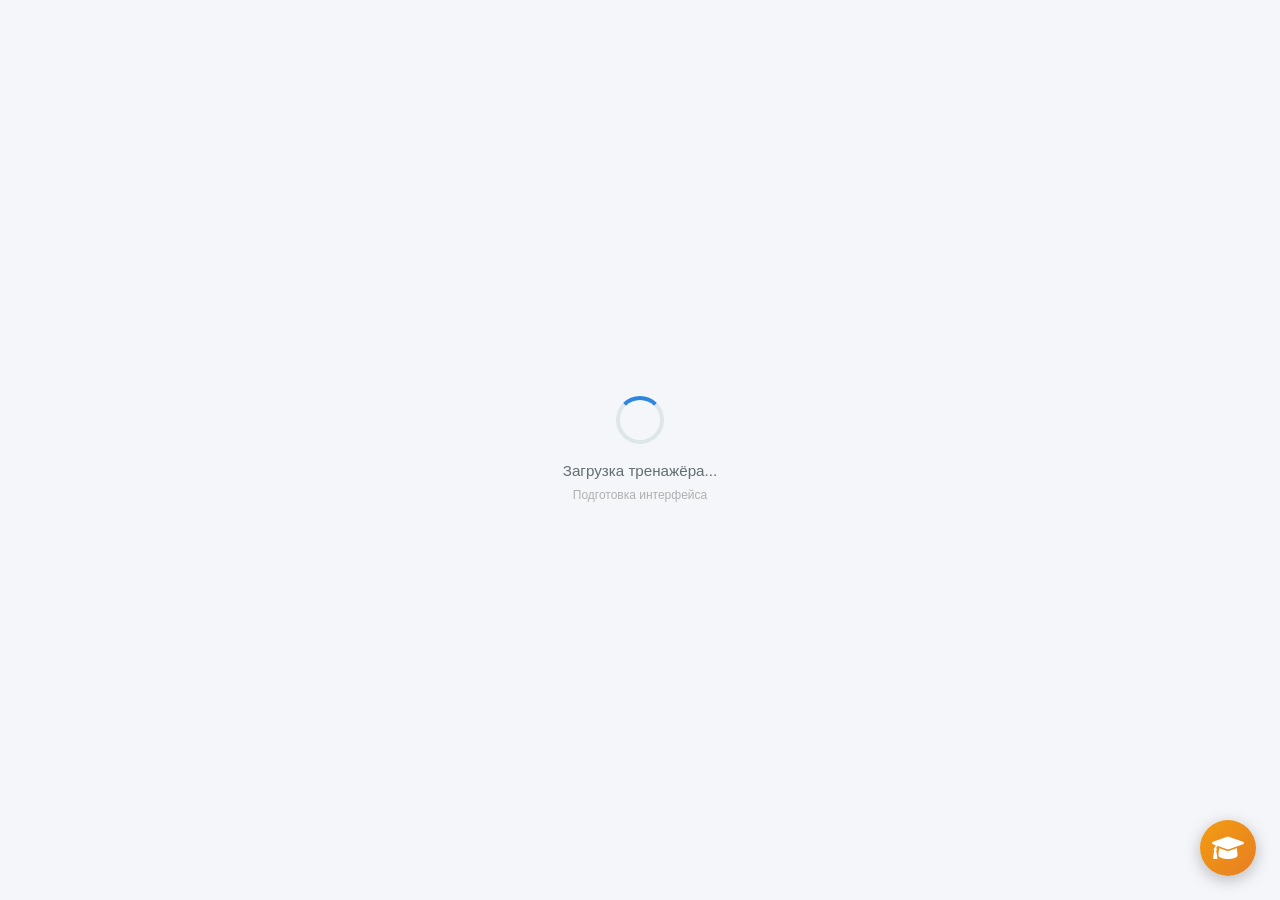
<file: app.html>
<!DOCTYPE html>
<html lang="ru">
<head>
    <meta charset="UTF-8">
    <meta name="viewport" content="width=device-width, initial-scale=1.0, user-scalable=yes, viewport-fit=cover">
    <title>Тренажёр агента недвижимости</title>
    
    <!-- CSP (Content Security Policy) для защиты от XSS -->
    <meta http-equiv="Content-Security-Policy" content="
        default-src 'self';
        script-src 'self' 'unsafe-inline' https://api-maps.yandex.ru https://cdnjs.cloudflare.com https://script.google.com https://yastatic.net https://script.googleusercontent.com https://api.ipify.org https://api.my-ip.io https://ipapi.co https://ip-api.com https://icanhazip.com;
        style-src 'self' 'unsafe-inline' https://cdnjs.cloudflare.com https://fonts.googleapis.com;
        img-src 'self' data: blob: https://*.yandex.ru https://*.yandex.net https://yastatic.net https://script.google.com *;
        connect-src 'self' https://script.google.com https://api-maps.yandex.ru https://yastatic.net https://script.googleusercontent.com https://api.ipify.org https://api.my-ip.io https://ipapi.co https://ip-api.com https://icanhazip.com;
        font-src 'self' https://cdnjs.cloudflare.com https://fonts.gstatic.com data:;
        frame-src 'self' https://yandex.ru;
    ">
    
    <!-- PWA Meta -->
    <link rel="manifest" href="manifest.json">
    <meta name="theme-color" content="#2e86de">
    <meta name="apple-mobile-web-app-capable" content="yes">
    <meta name="apple-mobile-web-app-status-bar-style" content="black-translucent">
    <meta name="apple-mobile-web-app-title" content="Агент Недв">
    <meta name="mobile-web-app-capable" content="yes">
    <meta name="application-name" content="Агент Недв">
    
    <!-- iOS иконки -->
    <link rel="apple-touch-icon" sizes="57x57" href="icons/icon-57.png">
    <link rel="apple-touch-icon" sizes="60x60" href="icons/icon-60.png">
    <link rel="apple-touch-icon" sizes="72x72" href="icons/icon-72.png">
    <link rel="apple-touch-icon" sizes="76x76" href="icons/icon-76.png">
    <link rel="apple-touch-icon" sizes="114x114" href="icons/icon-114.png">
    <link rel="apple-touch-icon" sizes="120x120" href="icons/icon-120.png">
    <link rel="apple-touch-icon" sizes="144x144" href="icons/icon-144.png">
    <link rel="apple-touch-icon" sizes="152x152" href="icons/icon-152.png">
    <link rel="apple-touch-icon" sizes="167x167" href="icons/icon-167.png">
    <link rel="apple-touch-icon" sizes="180x180" href="icons/icon-180.png">
    
    <!-- Android иконки -->
    <link rel="icon" type="image/png" sizes="192x192" href="icons/icon-192.png">
    <link rel="icon" type="image/png" sizes="512x512" href="icons/icon-512.png">
    
    <!-- Стили -->
    <link rel="stylesheet" href="css/base.css">
    <link rel="stylesheet" href="css/map.css">
    <link rel="stylesheet" href="css/steps.css">
    <link rel="stylesheet" href="css/drawer.css">
    <link rel="stylesheet" href="css/onboarding.css">
    <link rel="stylesheet" href="css/premium.css">
    
    <!-- ===== FONTAWESOME — ЗАГРУЖАЕМ СРАЗУ (БЕЗ ТРЕКЕРОВ) ===== -->
    <link rel="stylesheet" href="https://cdnjs.cloudflare.com/ajax/libs/font-awesome/6.0.0-beta3/css/all.min.css">

    <!-- ===== СТИЛИ ДЛЯ ЛОАДЕРА (добавлены) ===== -->
    <style>
        /* Стили для состояния загрузки */
        .app-loading {
            position: fixed;
            top: 0;
            left: 0;
            right: 0;
            bottom: 0;
            background: #f5f6fa;
            display: flex;
            align-items: center;
            justify-content: center;
            z-index: 9999;
            transition: opacity 0.4s ease;
            font-family: -apple-system, BlinkMacSystemFont, "Segoe UI", Roboto, sans-serif;
        }
        
        .app-loading.hidden {
            opacity: 0;
            pointer-events: none;
        }
        
        .loader {
            text-align: center;
        }
        
        .loader__spinner {
            width: 48px;
            height: 48px;
            border: 4px solid #dfe6e9;
            border-top-color: #2e86de;
            border-radius: 50%;
            animation: spin 0.8s linear infinite;
            margin: 0 auto 16px;
        }
        
        .loader__text {
            color: #636e72;
            font-size: 0.95rem;
        }
        
        .loader__sub {
            color: #b0b0b0;
            font-size: 0.75rem;
            margin-top: 4px;
        }
        
        @keyframes spin {
            to { transform: rotate(360deg); }
        }
        
        /* Скрываем основной контент пока идёт загрузка */
        .app-content {
            opacity: 0;
            transition: opacity 0.4s ease;
            min-height: 100vh;
        }
        
        .app-content.visible {
            opacity: 1;
        }
    </style>

    <noscript>
        <style>
            .fa, .fas, .far, .fab { display: none; }
            [class*="fa-"]::before { content: "●"; margin-right: 4px; }
        </style>
    </noscript>
</head>
<body>
    <!-- ===== ЛОАДЕР (добавлен) ===== -->
    <div class="app-loading" id="app-loader">
        <div class="loader">
            <div class="loader__spinner"></div>
            <div class="loader__text">Загрузка тренажёра...</div>
            <div class="loader__sub">Подготовка интерфейса</div>
        </div>
    </div>

    <!-- ===== ОСНОВНОЙ КОНТЕНТ (обёрнут в .app-content) ===== -->
    <div class="app-content" id="app-content">
        <div class="container">
            <header class="header">
                <h1 class="header__title"><i class="fas fa-building"></i> Тренажёр агента недвижимости</h1>
                
                <div class="header__info" id="header-info" style="display: none;"></div>
                
                <div class="header-right">
                    <!-- ССЫЛКА НА ГЛАВНУЮ СТРАНИЦУ (ЛЕНДИНГ) -->
                    <a href="./" class="btn btn--secondary btn--small" style="margin-right: 8px;" title="О проекте">
                        <i class="fas fa-info-circle"></i>
                        <span>О проекте</span>
                    </a>
                    
                    <!-- XP КАРТОЧКА (только XP и уровень, без дублирования имени) -->
                    <div class="xp-card" id="xp-card" style="display: none;">
                        <div class="xp-card__stats">
                            <span class="xp-card__level" id="user-level">Уровень 1</span>
                            <span class="xp-card__xp" id="user-xp">0 XP</span>
                        </div>
                        <div class="level-progress" id="level-progress">
                            <div class="level-progress__fill" id="level-progress-fill"></div>
                        </div>
                    </div>
                    
                    <!-- ИМЯ ПОЛЬЗОВАТЕЛЯ (только имя, без XP и уровня) -->
                    <div class="user-name" id="user-name-btn" style="display: none;">
                        <div class="user-name__avatar" id="user-avatar"></div>
                        <span class="user-name__text" id="user-name-text"></span>
                        <i class="fas fa-chevron-down" style="font-size: 0.7rem; opacity: 0.6;"></i>
                    </div>
                    
                    <!-- КНОПКА ПЕРЕХОДА В РЕЙТИНГ -->
                    <a href="ratings.html" class="game-launch-btn" id="game-launch-btn" style="background: linear-gradient(135deg, #f39c12, #e67e22);">
                        <i class="fas fa-trophy"></i>
                        <span>Рейтинг</span>
                    </a>
                </div>
            </header>

            <!-- Хлебные крошки -->
            <div class="breadcrumb" id="breadcrumb" style="display: none;">
                <a href="./" class="breadcrumb__item" id="breadcrumb-home">
                    <i class="fas fa-home"></i> Главная
                </a>
                <span class="breadcrumb__separator">/</span>
                <span class="breadcrumb__item breadcrumb__item--active" id="breadcrumb-current"></span>
            </div>

            <main class="main">
                <!-- Экран выбора сценария -->
                <section class="screen" id="scenario-screen">
                    
                    <!-- Дашборд агента -->
                    <div class="agent-dashboard" id="agent-dashboard" style="display: none;">
                        <div class="agent-dashboard__row">
                            <div class="agent-avatar">
                                <div class="agent-avatar__circle" id="dashboard-avatar">👤</div>
                                <div class="agent-avatar__info">
                                    <h2 id="dashboard-name">Агент</h2>
                                    <p><i class="fas fa-calendar-alt"></i> <span id="dashboard-joined">Только что</span></p>
                                </div>
                            </div>
                            
                            <div class="agent-stats">
                                <div class="agent-stats__level">УРОВЕНЬ</div>
                                <div class="agent-stats__value" id="dashboard-level">1</div>
                                <div class="agent-stats__progress">
                                    <div class="agent-stats__progress-fill" id="dashboard-progress-fill"></div>
                                </div>
                                <div class="agent-stats__next" id="dashboard-next">До следующего уровня: 100 XP</div>
                            </div>
                            
                            <div class="agent-streak" id="dashboard-streak" style="display: none;">
                                <div class="agent-streak__icon">🔥</div>
                                <div>
                                    <div class="agent-streak__count" id="streak-count">0</div>
                                    <div class="agent-streak__label">дней подряд</div>
                                </div>
                            </div>
                            
                            <div class="ring-progress" id="ring-progress">
                                <canvas id="ring-canvas" width="80" height="80"></canvas>
                                <div class="ring-progress__value" id="ring-value">0%</div>
                                <div class="ring-progress__label">общий прогресс</div>
                            </div>
                        </div>
                    </div>
                    
                    <!-- Быстрая статистика -->
                    <div class="quick-stats" id="quick-stats" style="display: none;">
                        <div class="quick-stat">
                            <div class="quick-stat__icon">📋</div>
                            <div class="quick-stat__value" id="quick-scenarios">0/<span id="quick-total">0</span></div>
                            <div class="quick-stat__label">пройдено сценариев</div>
                        </div>
                        <div class="quick-stat">
                            <div class="quick-stat__icon">⚡</div>
                            <div class="quick-stat__value" id="quick-xp">0</div>
                            <div class="quick-stat__label">всего XP</div>
                        </div>
                        <div class="quick-stat">
                            <div class="quick-stat__icon">🏅</div>
                            <div class="quick-stat__value" id="quick-badges">0</div>
                            <div class="quick-stat__label">бейджей</div>
                        </div>
                    </div>
                    
                    <!-- Категории (горизонтальный скролл) -->
                    <div class="categories-scroll">
                        <div class="categories-list" id="categories-list">
                            <button class="category-chip category-chip--active" data-category="all">
                                <i class="fas fa-th-large"></i> Все
                                <span class="category-chip__count" id="cat-all-count">0</span>
                            </button>
                        </div>
                    </div>
                    
                    <!-- Сетка сценариев -->
                    <div class="scenarios-grid" id="scenarios-grid"></div>
                    
                    <!-- Блок рекомендаций -->
                    <div class="recommendations" id="recommendations" style="display: none;">
                        <div class="recommendations__title">
                            <i class="fas fa-lightbulb"></i> Вам может быть интересно
                        </div>
                        <div class="recommendations__grid" id="recommendations-grid"></div>
                    </div>
                    
                    <!-- Герой-блок "Продолжить обучение" -->
                    <div class="continue-learning" id="continue-learning" style="display: none;">
                        <div class="continue-learning__greeting" id="continue-greeting">👋 Добро пожаловать!</div>
                        <div class="continue-learning__sub" id="continue-sub">Продолжите с того места, где остановились</div>
                        <div class="continue-learning__card" id="continue-card">
                            <div class="continue-learning__info">
                                <h4 id="continue-title">Загрузка...</h4>
                                <p id="continue-desc"></p>
                            </div>
                            <div class="continue-learning__progress">
                                <div class="continue-learning__progress-bar">
                                    <div class="continue-learning__progress-fill" id="continue-progress-fill"></div>
                                </div>
                                <div class="continue-learning__progress-text" id="continue-progress-text">0% завершено</div>
                            </div>
                            <button class="continue-learning__btn" id="continue-btn">Продолжить →</button>
                        </div>
                    </div>
                </section>

                <!-- Экран карты -->
                <section class="screen hidden" id="map-screen">
                    <div class="step-header">
                        <button class="btn btn--small btn--secondary" id="back-to-scenarios-btn"><i class="fas fa-arrow-left"></i> К сценариям</button>
                        <h2 class="step-title" id="map-step-title"></h2>
                        <div class="step-counter" id="map-step-counter"></div>
                    </div>
                    
                    <div class="main main--map">
                        <!-- Левая панель со списком ЖК (для ПК) -->
                        <div class="jk-drawer" id="jk-drawer">
                            <div class="jk-drawer__header">
                                <h3 class="jk-drawer__title"><i class="fas fa-list"></i> Жилые комплексы</h3>
                                <button class="jk-drawer__close" id="drawer-close-btn"><i class="fas fa-times"></i></button>
                            </div>
                            <ul class="jk-drawer__list" id="jk-drawer-list"></ul>
                            <div class="jk-drawer__actions">
                                <button class="btn btn--secondary btn--small" id="hint-btn"><i class="fas fa-lightbulb"></i> Подсказка</button>
                                <button class="btn btn--danger btn--small" id="reset-step-btn"><i class="fas fa-undo-alt"></i> Сбросить шаг</button>
                            </div>
                        </div>
                        
                        <!-- Оверлей для мобильной панели -->
                        <div class="drawer-overlay" id="drawer-overlay"></div>
                        
                        <!-- Плавающая кнопка для открытия списка на мобильных -->
                        <button class="floating-list-btn" id="floating-list-btn">
                            <i class="fas fa-building"></i>
                        </button>
                        
                        <section class="map-section">
                            <div class="map-container" id="map"></div>
                            <div class="map-progress" id="map-progress" style="display: none;">
                                <i class="fas fa-map-pin"></i> Расставлено: <span class="map-progress__count" id="map-progress-count">0</span> 
                                из <span id="map-progress-total">0</span>
                                <div class="map-progress__fill"></div>
                            </div>
                            <p class="map-hint"><i class="fas fa-map-marker-alt"></i> Нажмите на ЖК в списке, затем на карту, чтобы поставить метку</p>
                        </section>
                    </div>
                </section>

                <!-- Экран тестов и интерактивов -->
                <section class="screen hidden" id="quiz-screen">
                    <div class="step-header">
                        <button class="btn btn--small btn--secondary" id="quiz-back-btn"><i class="fas fa-arrow-left"></i> К сценариям</button>
                        <h2 class="step-title" id="quiz-step-title"></h2>
                        <div class="step-counter" id="quiz-step-counter"></div>
                    </div>
                    <div class="quiz-container" id="quiz-container"></div>
                    <div class="quiz-actions" style="text-align:center; padding:20px;">
                        <button class="btn btn--primary" id="quiz-next-btn" disabled>Далее</button>
                    </div>
                </section>

                <!-- Экран сквозного сценария "Путь клиента" -->
                <section class="screen hidden" id="client-journey-screen">
                    <div class="step-header">
                        <button class="btn btn--small btn--secondary" id="journey-back-btn"><i class="fas fa-arrow-left"></i> К сценариям</button>
                        <h2 class="step-title" id="journey-step-title"></h2>
                        <div class="step-counter" id="journey-step-counter"></div>
                    </div>
                    <div class="journey-container" id="journey-container"></div>
                    <div class="journey-actions" style="text-align:center; padding:20px;">
                        <button class="btn btn--primary hidden" id="journey-next-btn" disabled>Далее</button>
                    </div>
                </section>

                <!-- Экран финиша -->
                <section class="screen hidden" id="finish-screen">
                    <div class="finish-content">
                        <div class="finish__icon"><i class="fas fa-flag-checkered"></i></div>
                        <h2 class="finish__title">Сценарий пройден</h2>
                        <p class="finish__text" id="finish-text"></p>
                        <div class="finish__stats" id="finish-stats"></div>
                        <div class="finish__actions">
                            <button class="btn btn--primary" id="finish-restart-btn"><i class="fas fa-redo-alt"></i> Пройти заново</button>
                            <button class="btn btn--secondary" id="finish-scenarios-btn"><i class="fas fa-th-large"></i> К списку сценариев</button>
                        </div>
                    </div>
                </section>
            </main>

            <div class="toast hidden" id="toast">
                <span class="toast__icon" id="toast-icon"></span>
                <span class="toast__message" id="toast-message"></span>
            </div>

            <!-- Офлайн-индикатор -->
            <div class="offline-indicator" id="offline-indicator">
                <i class="fas fa-wifi"></i>
                <span>Нет соединения с интернетом. Некоторые функции могут быть недоступны.</span>
            </div>
        </div>
    </div>
    <!-- ===== КОНЕЦ ОСНОВНОГО КОНТЕНТА ===== -->

    <!-- ===== СКРИПТ УПРАВЛЕНИЯ ЗАГРУЗКОЙ (добавлен) ===== -->
    <script>
        (function() {
            'use strict';
            
            // Получаем элементы
            var loader = document.getElementById('app-loader');
            var content = document.getElementById('app-content');
            
            // Функция скрытия лоадера (будет вызвана после загрузки)
            window.__hideLoader = function() {
                if (loader) {
                    loader.classList.add('hidden');
                }
                if (content) {
                    content.classList.add('visible');
                }
                
                // Удаляем лоадер из DOM после анимации
                setTimeout(function() {
                    if (loader && loader.parentNode) {
                        loader.parentNode.removeChild(loader);
                    }
                }, 500);
            };
            
            // Защита от вечной загрузки (5 секунд)
            setTimeout(function() {
                if (loader && !loader.classList.contains('hidden')) {
                    console.warn('[Loader] Принудительное скрытие по таймауту');
                    window.__hideLoader();
                }
            }, 5000);
            
            console.log('[Loader] Инициализирован, ожидание загрузки...');
        })();
    </script>

    <!-- ============================================================ -->
    <!-- ПОРЯДОК ЗАГРУЗКИ СКРИПТОВ                                    -->
    <!-- ============================================================ -->

    <!-- 1. ЕДИНЫЙ ЗАГРУЗЧИК (самый первый) -->
    <script src="js/app-loader.js"></script>

    <!-- 2. КОНФИГИ И КЛЮЧИ (должны быть загружены как можно раньше) -->
    <script src="js/config/storage-keys.js"></script>
    <script src="js/config.js"></script>

    <!-- 3. БАЗОВЫЕ UTILS -->
    <script src="js/utils/escape.js"></script>
    <script src="js/utils/toast.js"></script>
    <script src="js/utils/logger.js"></script>
    <script src="js/utils/ip-helper.js"></script>

    <!-- 4. PRIVACY MANAGER -->
    <script src="js/privacy/privacy-manager.js"></script>

    <!-- 5. ОСТАЛЬНЫЕ UTILS -->
    <script src="js/utils/analytics.js"></script>
    <script src="js/utils/offline-queue.js"></script>

    <!-- 6. ОСНОВНЫЕ МОДУЛИ -->
    <script src="js/constants.js"></script>
    <script src="js/features/store.js"></script>
    <script src="js/features/user.js"></script>
    <script src="js/features/badges.js"></script>
    <script src="js/features/progress.js"></script>

    <!-- 7. ШАБЛОНЫ -->
    <script src="js/templates/ui-templates.js"></script>
    <script src="js/templates/quiz-templates.js"></script>
    <script src="js/templates/map-templates.js"></script>
    <script src="js/templates/client-journey-templates.js"></script>
    <script src="js/templates/interactive-templates.js"></script>
    <script src="js/templates/triple-templates.js"></script>

    <!-- 8. UI МОДУЛИ -->
    <script src="js/ui/ui-helpers.js"></script>
    <script src="js/ui/ui-dashboard.js"></script>
    <script src="js/ui/ui-categories.js"></script>
    <script src="js/ui/ui-scenarios.js"></script>
    <script src="js/ui/ui-recommendations.js"></script>
    <script src="js/ui/ui-continue.js"></script>
    <script src="js/ui/ui-admin.js"></script>
    <script src="js/ui/ui.js"></script>

    <!-- 9. ЛОГИКА -->
    <script src="js/features/dragdrop.js"></script>
    <script src="js/steps/brief.js"></script>
    <script src="js/steps/interactive-lesson1.js"></script>
    <script src="js/steps/client-journey.js"></script>
    <script src="js/ui/drawer.js"></script>

    <!-- 10. КАРТА -->
    <script src="js/map/map-core.js"></script>
    <script src="js/map/map-utils.js"></script>
    <script src="js/map/map-ui.js"></script>
    <script src="js/map/map-step.js"></script>

    <!-- 11. ИНТЕРАКТИВНЫЕ ШАГИ -->
    <script src="js/steps/quiz.js"></script>
    <script src="js/game/timer-quiz.js"></script>
    <script src="js/game/decision-chain.js"></script>
    <script src="js/game/triple-match-drag.js"></script>
    <script src="js/steps/interactive.js"></script>

    <!-- 12. РЕЕСТР ШАГОВ -->
    <script src="js/steps/stepRegistry.js"></script>
    <!-- ШАГИ ОНБОРДИНГА -->
    <script src="js/steps/onboarding-steps.js"></script>    
    <script src="js/steps/stepRegistry-init.js"></script>
    
    <!-- 13. СОГЛАСИЕ -->
    <script src="js/privacy/consent.js"></script>
    <script src="js/privacy/consent-banner.js"></script>

    <!-- 14. CORE МОДУЛИ -->
    <script src="js/core/app-analytics.js"></script>
    <script src="js/core/app-offline.js"></script>
    <script src="js/core/app-pwa.js"></script>
    <script src="js/core/app-autosave.js"></script>
    <script src="js/core/app-events.js"></script>
    <script src="js/core/app-initializer.js"></script>
    <script src="js/core/app-scenario.js"></script>

    <!-- 15. ОНБОРДИНГ И ПРЕМИУМ -->
    <script src="js/ui/onboarding.js"></script>
    <script src="js/ui/premium-ui.js"></script>

    <!-- 16. ГЛАВНЫЙ ФАЙЛ ПРИЛОЖЕНИЯ -->
    <script src="js/core/app-bootstrap.js"></script>
    <script src="js/app.js"></script>
    
</body>
</html>
</file>
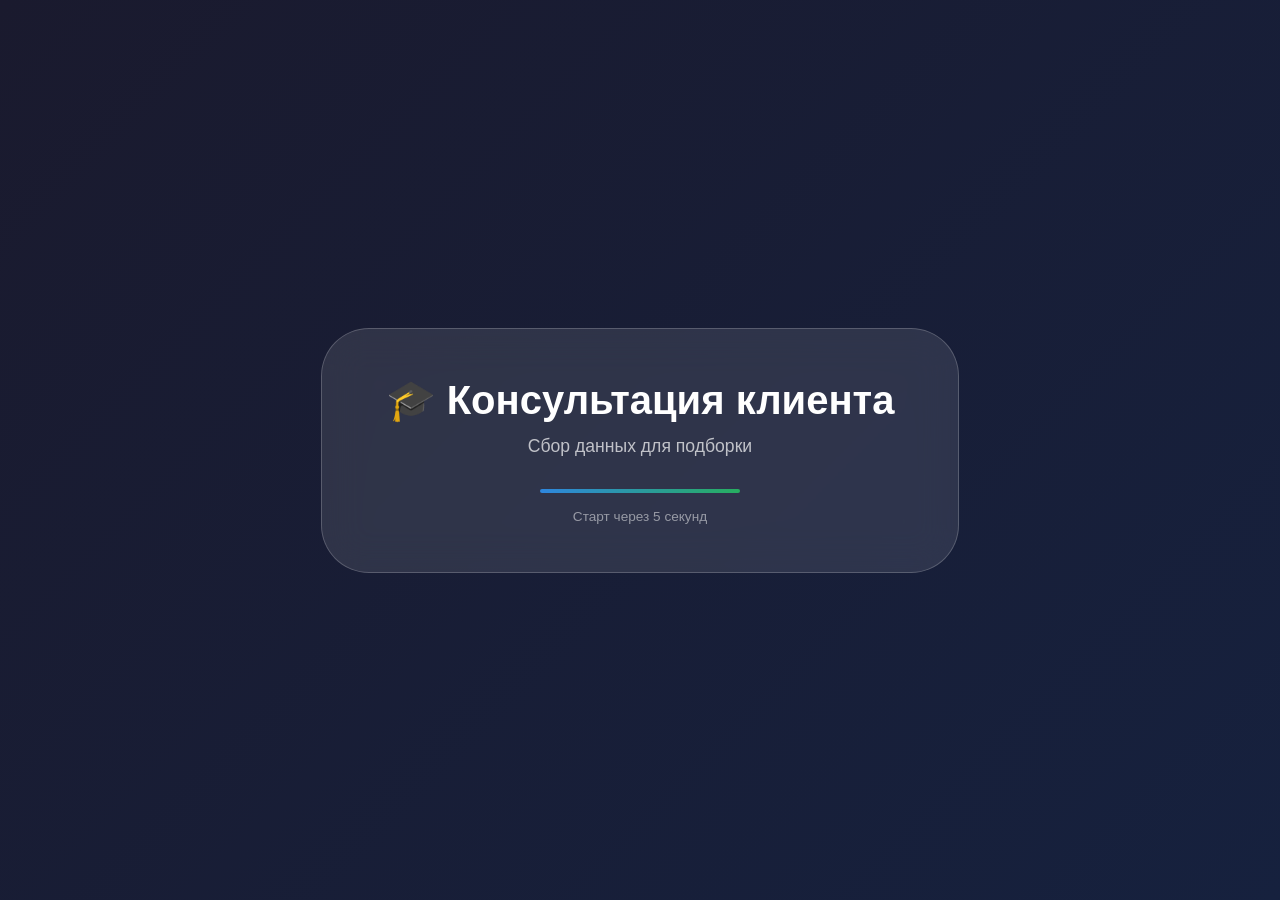
<file: consultation.html>
<!DOCTYPE html>
<html lang="ru">
<head>
    <meta charset="UTF-8">
    <meta name="viewport" content="width=device-width, initial-scale=1.0, user-scalable=yes">
    <title>Консультация клиента — Тренажёр агента</title>
    
    <link rel="stylesheet" href="https://cdnjs.cloudflare.com/ajax/libs/font-awesome/6.0.0-beta3/css/all.min.css">
    <link rel="stylesheet" href="css/consultation.css">
</head>
<body>

    <!-- ИНТРО (название урока) -->
    <div id="intro-overlay" class="intro-overlay">
        <div class="intro-card">
            <h1 class="intro-title">🎓 Консультация клиента</h1>
            <p class="intro-subtitle">Сбор данных для подборки</p>
            <div class="intro-timer-bar">
                <div class="intro-timer-fill" id="intro-timer-fill"></div>
            </div>
            <p class="intro-hint">Старт через <span id="intro-countdown">5</span> секунд</p>
        </div>
    </div>

    <!-- КОНТЕЙНЕР ВИДЕО (с полями) -->
    <div class="video-container">
        <video id="bg-video" muted playsinline>
            <source src="video/consultation-office.mp4" type="video/mp4">
        </video>
    </div>

    <!-- ОСНОВНАЯ ОБЁРТКА С ТРЁМЯ КОЛОНКАМИ -->
    <div class="consultation-layout">
        
        <!-- ВЕРХНЯЯ ПАНЕЛЬ (для десктопа и мобильных) -->
        <div class="top-bar">
            <div class="top-bar__left">
                <button class="top-bar__btn top-bar__btn--exit" id="exit-lesson-btn">
                    <i class="fas fa-times"></i>
                    <span>Выйти из урока</span>
                </button>
                <div class="top-bar__lesson-title">
                    <i class="fas fa-comments"></i>
                    <span>Активное слушание: сбор данных для подборки</span>
                </div>
            </div>
            <div class="top-bar__right">
                <div class="top-bar__progress">
                    <span class="top-bar__progress-label">Шаг</span>
                    <span class="top-bar__progress-current" id="top-progress-current">1</span>
                    <span class="top-bar__progress-sep">/</span>
                    <span class="top-bar__progress-total" id="top-progress-total">8</span>
                </div>
                <button class="top-bar__btn top-bar__btn--help" id="help-btn">
                    <i class="fas fa-question-circle"></i>
                    <span>Подсказка</span>
                </button>
            </div>
        </div>

        <!-- ЗАПИСНАЯ КНИЖКА АГЕНТА (левая панель) -->
        <aside class="notebook notebook--left">
            <div class="notebook__header">
                <i class="fas fa-book-open"></i>
                <h3>Заметки агента</h3>
                <span class="notebook__badge" id="notes-count">0</span>
            </div>
            <div class="notebook__content" id="notebook-content">
                <div class="notebook__empty">
                    <i class="fas fa-lightbulb"></i>
                    <p>Здесь появятся потребности клиента</p>
                </div>
            </div>
            <div class="notebook__footer">
                <i class="fas fa-check-circle"></i> Автоматически из правильных ответов
            </div>
        </aside>

        <!-- ОСНОВНАЯ ОБЛАСТЬ ДИАЛОГА -->
        <main class="dialogue-area">
            <div id="dialogue-ui" class="dialogue-ui">
                <div class="characters-layer">
                    <!-- Агент (слева) -->
                    <div class="character character--agent" id="character-agent">
                        <div class="character__avatar"><i class="fas fa-user-tie"></i></div>
                        <div class="character__name">Агент</div>
                        <div class="speech-bubble" id="agent-bubble">
                            <span id="agent-text"></span><span class="typing-cursor"></span>
                        </div>
                    </div>

                    <!-- Клиент (справа) -->
                    <div class="character character--client" id="character-client">
                        <div class="character__avatar"><i class="fas fa-user"></i></div>
                        <div class="character__name">Клиент</div>
                        <div class="speech-bubble" id="client-bubble">
                            <span id="client-text"></span><span class="typing-cursor"></span>
                        </div>
                    </div>
                </div>

                <div class="answers-panel">
                    <div class="answers-grid" id="answers-grid"></div>
                    <div class="feedback-area" id="feedback-area"></div>
                </div>
            </div>
        </main>

        <!-- ПОРТРЕТ КЛИЕНТА (правая панель) -->
        <aside class="notebook notebook--right">
            <div class="notebook__header">
                <i class="fas fa-user-circle"></i>
                <h3>Портрет клиента</h3>
                <span class="notebook__badge" id="portrait-count">0</span>
            </div>
            <div class="notebook__content" id="portrait-content">
                <div class="notebook__empty">
                    <i class="fas fa-users"></i>
                    <p>Здесь появится информация о клиенте</p>
                    <p style="font-size: 0.65rem; margin-top: 6px;">Семья • Работа • Образ жизни</p>
                </div>
            </div>
            <div class="notebook__footer">
                <i class="fas fa-chart-line"></i> Заполняется автоматически
            </div>
        </aside>
    </div>

    <!-- МОДАЛЬНОЕ ОКНО ПОДТВЕРЖДЕНИЯ ВЫХОДА -->
    <div id="exit-modal" class="exit-modal" style="display: none;">
        <div class="exit-modal__content">
            <div class="exit-modal__icon">
                <i class="fas fa-sign-out-alt"></i>
            </div>
            <h3 class="exit-modal__title">Выйти из урока?</h3>
            <p class="exit-modal__text">
                Весь прогресс в этом уроке будет потерян.
                Вы можете вернуться и начать заново в любое время.
            </p>
            <div class="exit-modal__buttons">
                <button class="btn btn--secondary" id="exit-modal-cancel">Остаться</button>
                <button class="btn btn--danger" id="exit-modal-confirm">Выйти</button>
            </div>
        </div>
    </div>

    <!-- МОДАЛЬНОЕ ОКНО ПОДСКАЗКИ -->
    <div id="help-modal" class="help-modal" style="display: none;">
        <div class="help-modal__content">
            <div class="help-modal__header">
                <i class="fas fa-lightbulb"></i>
                <h3>Как работать с уроком</h3>
                <button class="help-modal__close" id="help-modal-close">&times;</button>
            </div>
            <div class="help-modal__body">
                <div class="help-step">
                    <span class="help-step__num">1</span>
                    <div class="help-step__text">
                        <strong>Читайте реплику клиента</strong>
                        <span>Внимательно слушайте (читайте), что говорит клиент</span>
                    </div>
                </div>
                <div class="help-step">
                    <span class="help-step__num">2</span>
                    <div class="help-step__text">
                        <strong>Выбирайте ответ агента</strong>
                        <span>Только один ответ правильный — он соберёт максимум информации</span>
                    </div>
                </div>
                <div class="help-step">
                    <span class="help-step__num">3</span>
                    <div class="help-step__text">
                        <strong>Изучайте обратную связь</strong>
                        <span>После ответа вы увидите, почему этот вариант правильный, и какую технику активного слушания вы применили</span>
                    </div>
                </div>
                <div class="help-step">
                    <span class="help-step__num">4</span>
                    <div class="help-step__text">
                        <strong>Следите за заметками и портретом</strong>
                        <span>Слева собираются ключевые потребности клиента, справа — факты о нём</span>
                    </div>
                </div>
                <div class="help-step">
                    <span class="help-step__num">5</span>
                    <div class="help-step__text">
                        <strong>Выйти можно в любой момент</strong>
                        <span>Кнопка «Выйти из урока» в верхней панели</span>
                    </div>
                </div>
            </div>
            <div class="help-modal__footer">
                <button class="btn btn--primary" id="help-modal-gotit">Понятно, начинаем!</button>
            </div>
        </div>
    </div>

    <!-- ===== ЕДИНЫЙ ЗАГРУЗЧИК ===== -->
    <script src="js/app-loader.js"></script>

    <!-- ===== IP HELPER ===== -->
    <script src="js/utils/ip-helper.js"></script>

    <!-- ===== МОДУЛИ КОНСУЛЬТАЦИИ ===== -->
    <script src="js/consultation/consultation-core.js"></script>
    <script src="js/consultation/consultation-ui.js"></script>
    <script src="js/consultation/consultation-dialog.js"></script>
    <script src="js/consultation/consultation-main.js"></script>
    <script>
        (function() {
            'use strict';

            function initConsultation() {
                if (typeof ConsultationCore === 'undefined' || 
                    typeof ConsultationUI === 'undefined' || 
                    typeof ConsultationDialog === 'undefined') {
                    console.warn('[Consultation] Ожидание загрузки модулей...');
                    setTimeout(initConsultation, 200);
                    return;
                }

                console.log('[Consultation] Все модули загружены, запуск...');
            }

            if (typeof AppLoader !== 'undefined') {
                AppLoader.load({
                    debug: false,
                    onComplete: function() {
                        console.log('[Consultation] Общие модули загружены');
                        setTimeout(initConsultation, 100);
                    },
                    onError: function(error) {
                        console.error('[Consultation] Ошибка загрузки общих модулей:', error);
                    }
                });
            } else {
                console.warn('[Consultation] AppLoader не найден, запуск без него');
                setTimeout(initConsultation, 300);
            }

        })();
    </script>
</body>
</html>
</file>
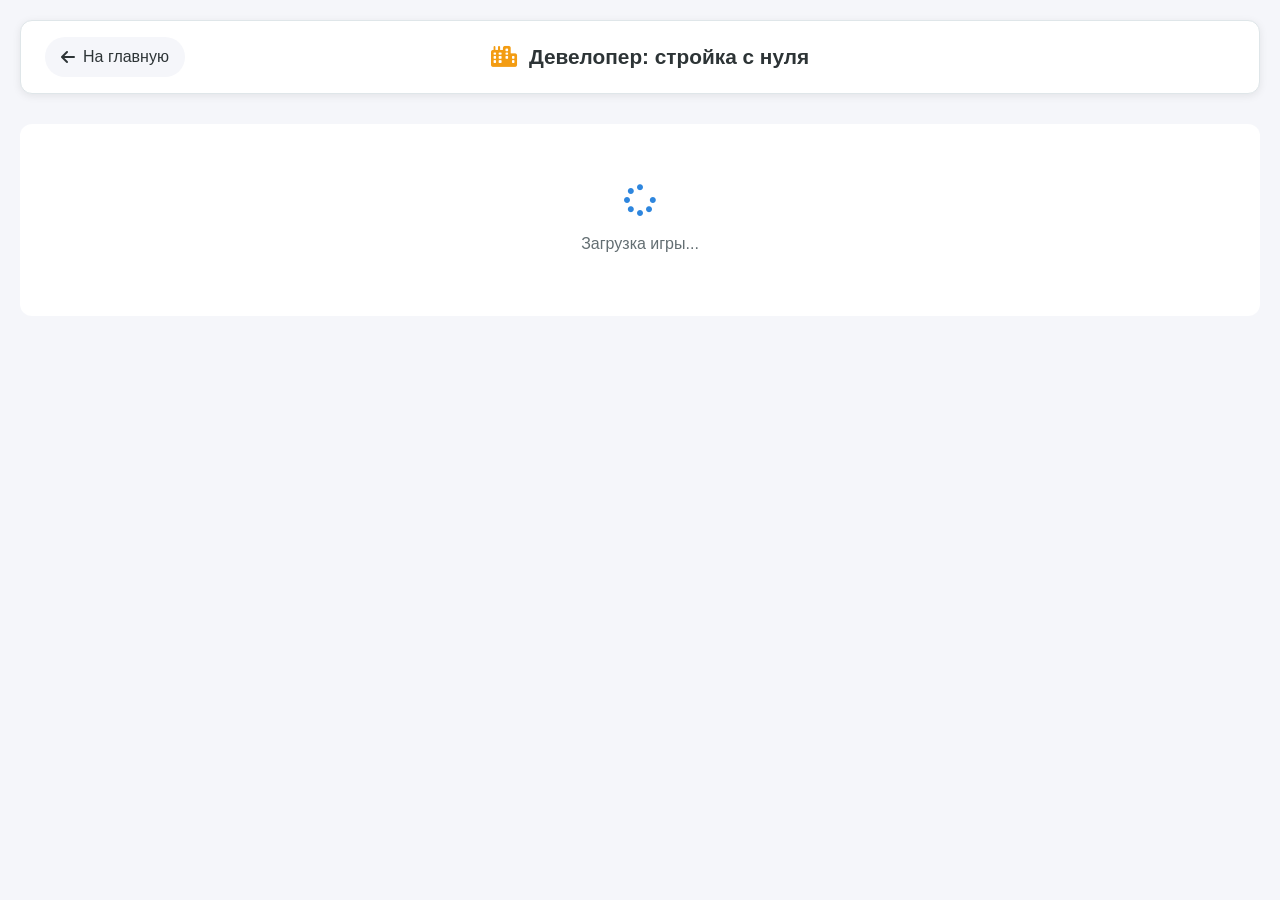
<file: developer.html>
<!DOCTYPE html>
<html lang="ru">
<head>
    <meta charset="UTF-8">
    <meta name="viewport" content="width=device-width, initial-scale=1.0, user-scalable=yes, viewport-fit=cover">
    <title>Девелопер — стройка с нуля | Тренажёр агента</title>
    
    <!-- Базовые стили -->
    <link rel="stylesheet" href="css/base.css">
    <link rel="stylesheet" href="css/developer.css">
    
    <!-- Font Awesome 6 -->
    <link rel="stylesheet" href="https://cdnjs.cloudflare.com/ajax/libs/font-awesome/6.0.0-beta3/css/all.min.css">
    
    <style>
        .game-page {
            min-height: 100vh;
            background-color: var(--color-bg);
        }
        .game-container {
            max-width: 1400px;
            margin: 0 auto;
            padding: 20px;
        }
        .game-header {
            display: flex;
            justify-content: space-between;
            align-items: center;
            margin-bottom: 30px;
            padding: 16px 24px;
            background: var(--color-surface);
            border-radius: var(--radius);
            box-shadow: 0 2px 8px var(--color-shadow);
            border: 1px solid var(--color-border);
        }
        .back-link {
            color: var(--color-text);
            text-decoration: none;
            display: flex;
            align-items: center;
            gap: 8px;
            background: var(--color-bg);
            padding: 8px 16px;
            border-radius: 32px;
            transition: all 0.2s ease;
            font-weight: 500;
        }
        .back-link:hover {
            background: var(--color-border);
            transform: translateX(-2px);
        }
        .game-title {
            font-size: 1.3rem;
            font-weight: 700;
            display: flex;
            align-items: center;
            gap: 12px;
            color: var(--color-text);
        }
        .game-title i {
            color: var(--color-warning);
        }
        .game-placeholder {
            width: 120px;
        }
        
        @media (max-width: 768px) {
            .game-container {
                padding: 12px;
            }
            .game-header {
                padding: 12px 16px;
            }
            .game-title {
                font-size: 1rem;
            }
            .game-placeholder {
                width: 40px;
            }
            .back-link span {
                display: none;
            }
            .back-link {
                padding: 8px 12px;
            }
        }
    </style>
</head>
<body class="game-page">
    <div class="game-container">
        <div class="game-header">
            <a href="./" class="back-link">
                <i class="fas fa-arrow-left"></i>
                <span>На главную</span>
            </a>
            <div class="game-title">
                <i class="fas fa-city"></i>
                <span>Девелопер: стройка с нуля</span>
            </div>
            <div class="game-placeholder"></div>
        </div>
        
        <div id="developer-game-root">
            <div class="developer-loading">
                <i class="fas fa-spinner fa-spin"></i>
                <p>Загрузка игры...</p>
            </div>
        </div>
    </div>

    <!-- Базовые скрипты -->
    <script src="js/config.js"></script>
    <script src="js/features/store.js"></script>
    <script src="js/utils/escape.js"></script>
    <script src="js/utils/toast.js"></script>
    <script src="js/utils/logger.js"></script>
    <script src="js/features/user.js"></script>
    <script src="js/features/badges.js"></script>

    <!-- Модули игры Девелопер (порядок важен!) -->
    <script src="js/developer/auction.js"></script>
    <script src="js/developer/geology.js"></script>
    <script src="js/developer/shape-drawing.js"></script>
    <script src="js/developer/materials.js"></script>
    <script src="js/developer/construction.js"></script>
    <script src="js/developer/selling.js"></script>

    <!-- Рефакторинг: разделённые модули -->
    <script src="js/developer/developer-core.js"></script>
    <script src="js/developer/developer-ui.js"></script>
    <script src="js/developer/developer-stages.js"></script>
    <script src="js/developer/developer-admin.js"></script>
    <script src="js/developer/developer.js"></script>
    <script>
        document.addEventListener('DOMContentLoaded', () => {
            console.log('[Main] Запуск игры...');
            console.log('[Main] Модули загружены:', {
                AuctionModule: !!window.AuctionModule,
                ShapeDrawing: !!window.ShapeDrawing,
                MaterialsSelection: !!window.MaterialsSelection,
                ConstructionModule: !!window.ConstructionModule,
                DeveloperCore: !!window.DeveloperCore,
                DeveloperUI: !!window.DeveloperUI,
                DeveloperStages: !!window.DeveloperStages,
                DeveloperAdmin: !!window.DeveloperAdmin,
                DeveloperGame: !!window.DeveloperGame
            });
            
            if (window.DeveloperGame) {
                window.DeveloperGame.init('developer-game-root');
            } else {
                console.error('[Main] DeveloperGame не загружен!');
                document.getElementById('developer-game-root').innerHTML = `
                    <div class="error-message" style="text-align:center; padding:40px;">
                        <i class="fas fa-exclamation-triangle" style="font-size:3rem; color:#e74c3c;"></i>
                        <p>Ошибка загрузки игры. Проверьте подключение файлов.</p>
                        <p style="font-size:0.8rem; margin-top:10px;">Ожидаются файлы в папке js/developer/</p>
                        <button onclick="location.reload()" class="btn btn--primary">Обновить</button>
                    </div>
                `;
            }
        });
    </script>
</body>
</html>
</file>
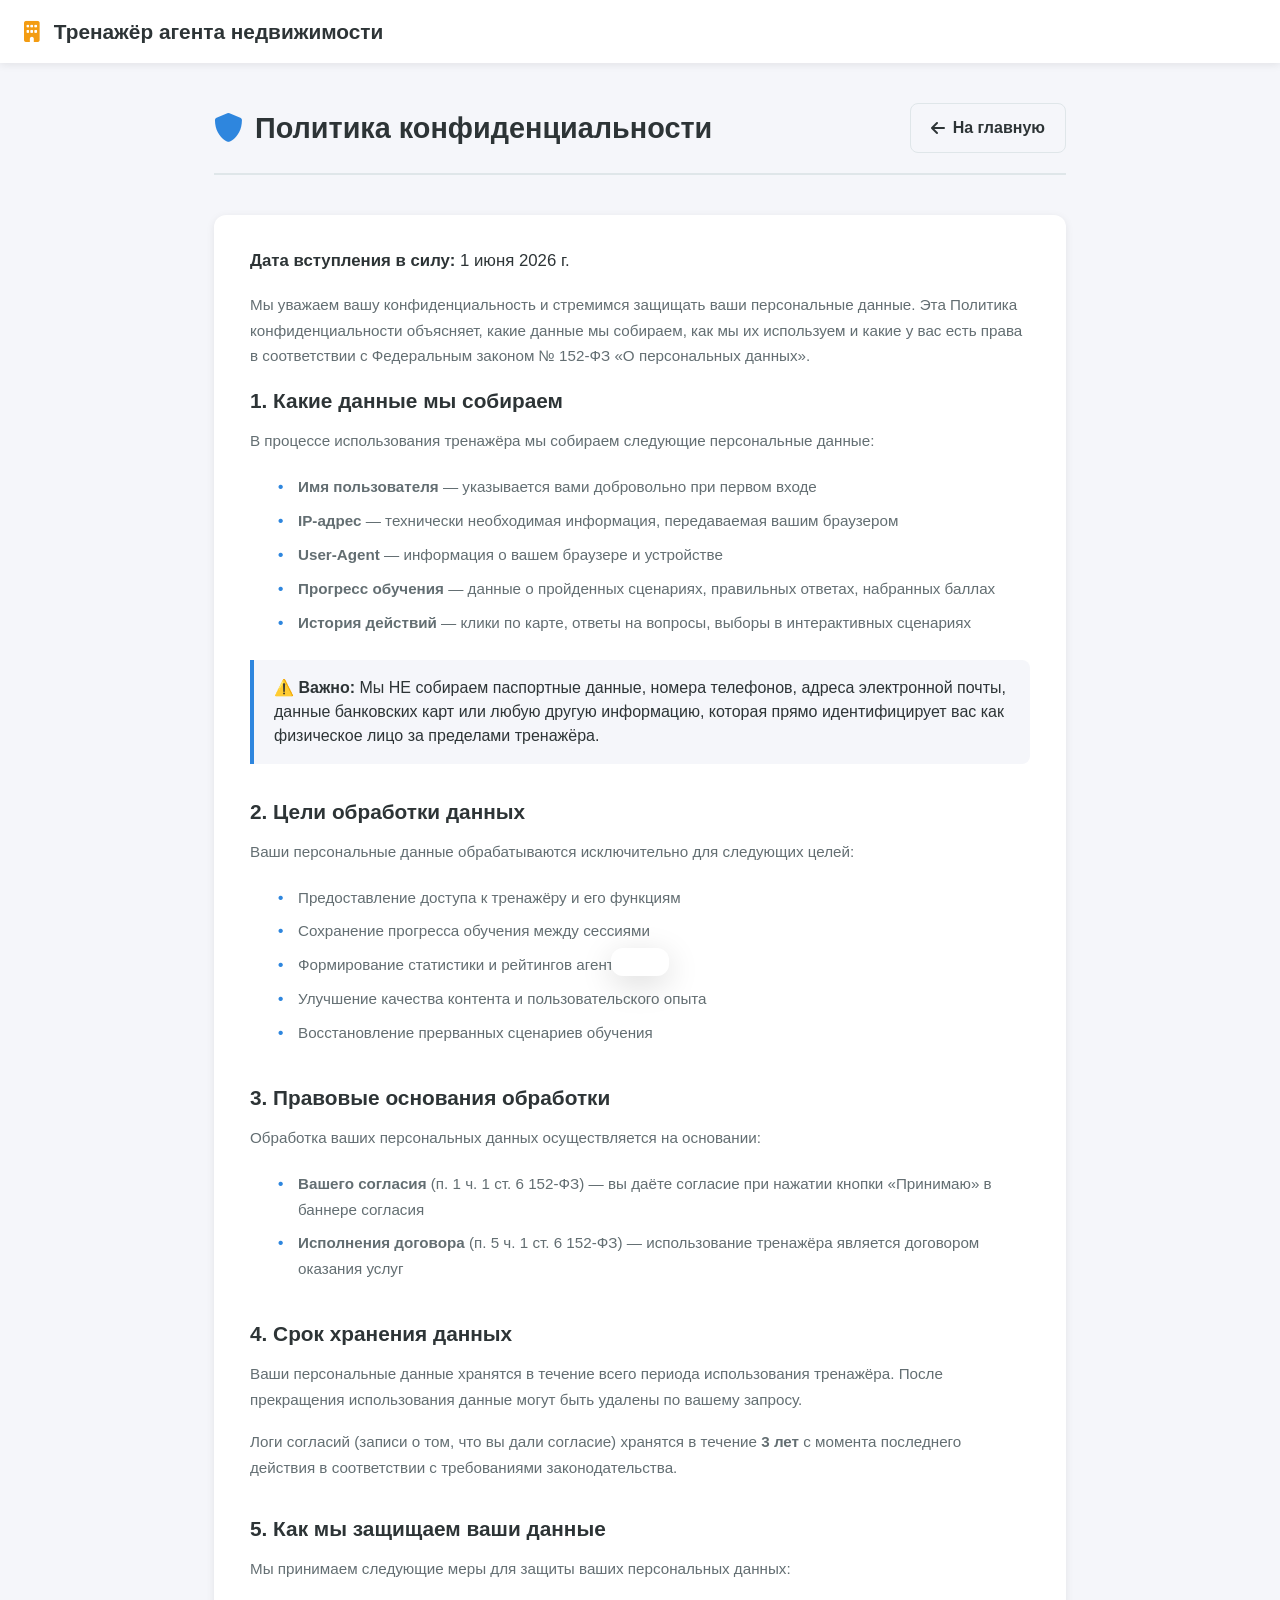
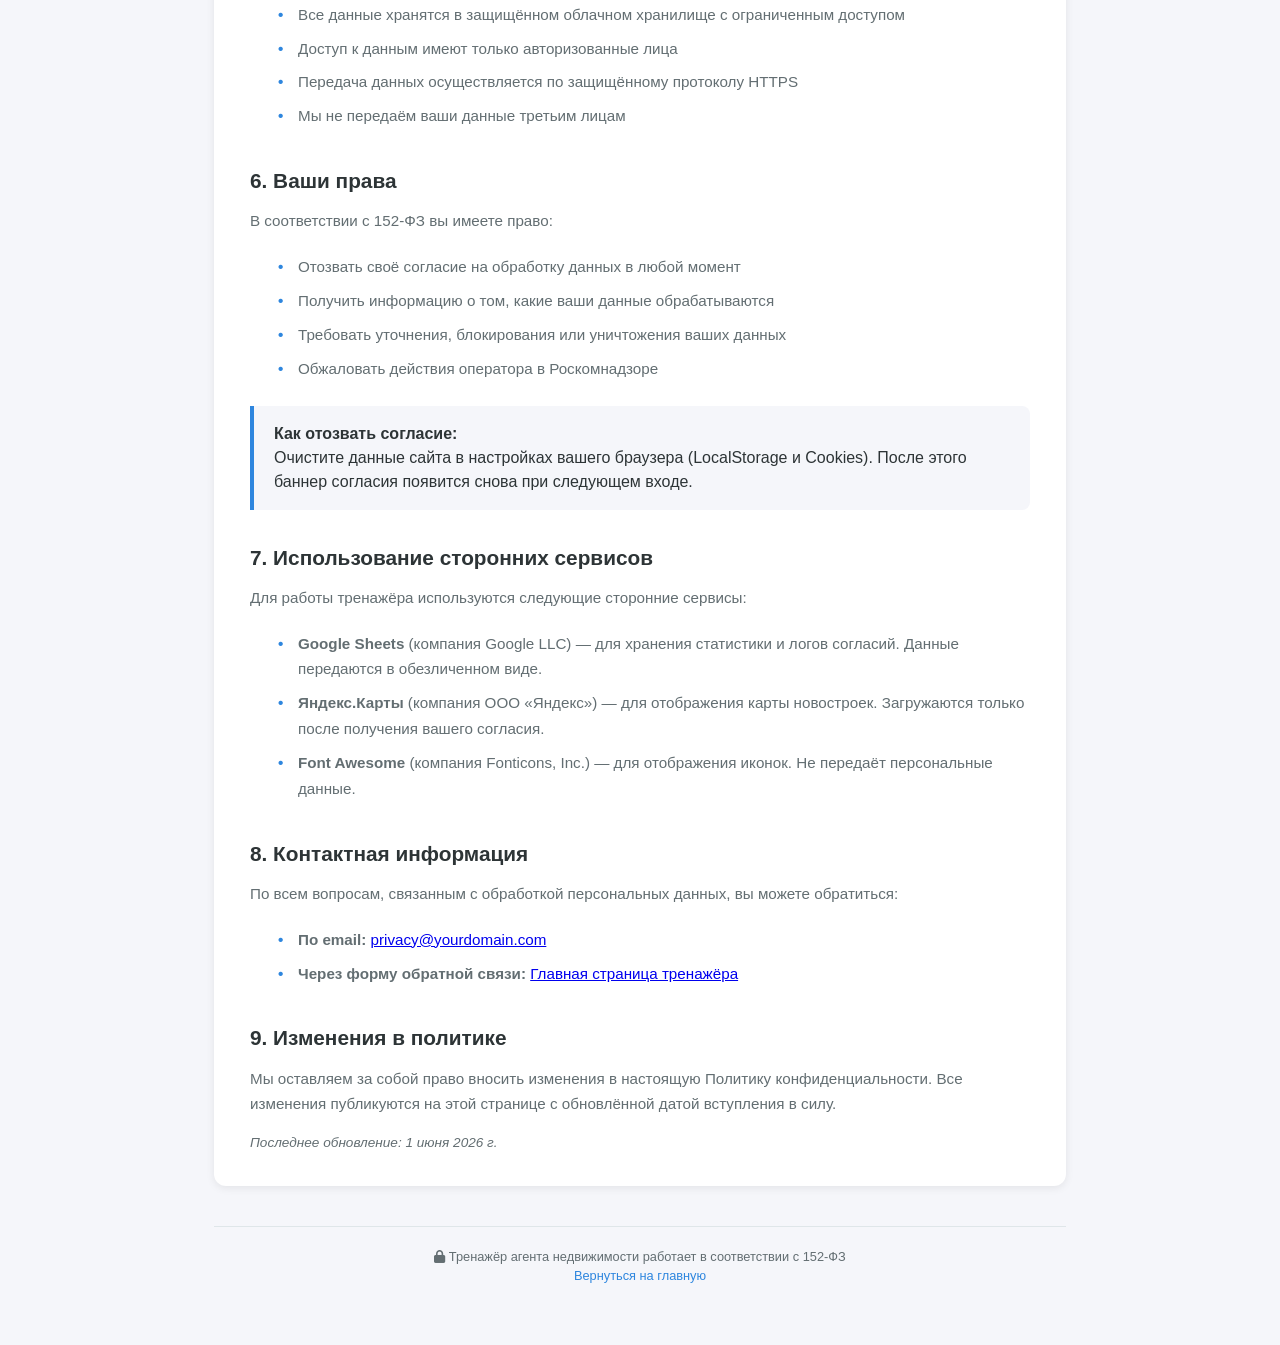
<file: privacy.html>
<!DOCTYPE html>
<html lang="ru">
<head>
    <meta charset="UTF-8">
    <meta name="viewport" content="width=device-width, initial-scale=1.0, user-scalable=yes, viewport-fit=cover">
    <title>Политика конфиденциальности — Тренажёр агента недвижимости</title>
    
    <!-- CSP — минимальный, только необходимые ресурсы -->
    <meta http-equiv="Content-Security-Policy" content="
        default-src 'self';
        style-src 'self' 'unsafe-inline' https://cdnjs.cloudflare.com;
        font-src 'self' https://cdnjs.cloudflare.com;
    ">
    
    <!-- Базовые стили -->
    <link rel="stylesheet" href="css/base.css">
    <link rel="stylesheet" href="https://cdnjs.cloudflare.com/ajax/libs/font-awesome/6.0.0-beta3/css/all.min.css">
    
    <style>
        /* Дополнительные стили для страницы политики */
        .privacy-container {
            max-width: 900px;
            margin: 0 auto;
            padding: 40px 24px 60px;
        }
        
        .privacy-header {
            display: flex;
            justify-content: space-between;
            align-items: center;
            flex-wrap: wrap;
            gap: 16px;
            margin-bottom: 40px;
            padding-bottom: 20px;
            border-bottom: 2px solid var(--color-border, #dfe6e9);
        }
        
        .privacy-header h1 {
            font-size: 1.8rem;
            display: flex;
            align-items: center;
            gap: 12px;
            color: var(--color-text, #2d3436);
        }
        
        .privacy-header h1 i {
            color: var(--color-primary, #2e86de);
        }
        
        .back-btn {
            text-decoration: none;
            display: inline-flex;
            align-items: center;
            gap: 8px;
        }
        
        .privacy-content {
            background: var(--color-surface, #ffffff);
            border-radius: var(--radius, 12px);
            padding: 32px 36px;
            box-shadow: 0 2px 8px rgba(0, 0, 0, 0.08);
        }
        
        .privacy-content h2 {
            font-size: 1.3rem;
            margin-top: 32px;
            margin-bottom: 12px;
            color: var(--color-text, #2d3436);
        }
        
        .privacy-content h2:first-of-type {
            margin-top: 0;
        }
        
        .privacy-content p {
            font-size: 0.95rem;
            line-height: 1.7;
            color: var(--color-text-light, #636e72);
            margin-bottom: 16px;
        }
        
        .privacy-content ul {
            margin: 12px 0 20px 24px;
            list-style: none;
        }
        
        .privacy-content ul li {
            font-size: 0.95rem;
            line-height: 1.7;
            color: var(--color-text-light, #636e72);
            padding: 4px 0;
            position: relative;
            padding-left: 24px;
        }
        
        .privacy-content ul li::before {
            content: "•";
            position: absolute;
            left: 4px;
            color: var(--color-primary, #2e86de);
            font-weight: 700;
        }
        
        .privacy-content .highlight-box {
            background: var(--color-bg, #f5f6fa);
            border-left: 4px solid var(--color-primary, #2e86de);
            padding: 16px 20px;
            border-radius: 0 var(--radius-sm, 8px) var(--radius-sm, 8px) 0;
            margin: 16px 0 24px;
        }
        
        .privacy-content .highlight-box strong {
            color: var(--color-text, #2d3436);
        }
        
        .privacy-footer {
            margin-top: 40px;
            padding-top: 20px;
            border-top: 1px solid var(--color-border, #dfe6e9);
            font-size: 0.8rem;
            color: var(--color-text-light, #636e72);
            text-align: center;
        }
        
        .privacy-footer a {
            color: var(--color-primary, #2e86de);
            text-decoration: none;
        }
        
        .privacy-footer a:hover {
            text-decoration: underline;
        }
        
        .last-updated {
            font-style: italic;
            color: var(--color-text-light, #636e72);
            font-size: 0.85rem;
            margin-top: 8px;
        }
        
        @media (max-width: 768px) {
            .privacy-container {
                padding: 20px 16px 40px;
            }
            
            .privacy-content {
                padding: 20px 16px;
            }
            
            .privacy-header h1 {
                font-size: 1.3rem;
            }
            
            .privacy-content h2 {
                font-size: 1.1rem;
            }
            
            .privacy-content p,
            .privacy-content ul li {
                font-size: 0.85rem;
            }
        }
        
        @media print {
            .privacy-header .back-btn {
                display: none;
            }
            .privacy-container {
                padding: 20px;
            }
            .privacy-content {
                box-shadow: none;
                border: 1px solid #ddd;
            }
        }
    </style>
</head>
<body>
    <div class="container">
        <header class="header">
            <h1 class="header__title"><i class="fas fa-building"></i> Тренажёр агента недвижимости</h1>
            <div class="header__info"></div>
        </header>
        
        <main class="main">
            <div class="privacy-container">
                <div class="privacy-header">
                    <h1>
                        <i class="fas fa-shield-alt"></i>
                        Политика конфиденциальности
                    </h1>
                    <a href="./" class="btn btn--secondary back-btn">
                        <i class="fas fa-arrow-left"></i> На главную
                    </a>
                </div>
                
                <div class="privacy-content">
                    <p style="font-size: 1.05rem; color: var(--color-text, #2d3436);">
                        <strong>Дата вступления в силу:</strong> <span id="effective-date">1 июня 2026 г.</span>
                    </p>
                    
                    <p>
                        Мы уважаем вашу конфиденциальность и стремимся защищать ваши персональные данные. 
                        Эта Политика конфиденциальности объясняет, какие данные мы собираем, как мы их используем 
                        и какие у вас есть права в соответствии с Федеральным законом № 152-ФЗ 
                        «О персональных данных».
                    </p>
                    
                    <h2>1. Какие данные мы собираем</h2>
                    <p>В процессе использования тренажёра мы собираем следующие персональные данные:</p>
                    <ul>
                        <li><strong>Имя пользователя</strong> — указывается вами добровольно при первом входе</li>
                        <li><strong>IP-адрес</strong> — технически необходимая информация, передаваемая вашим браузером</li>
                        <li><strong>User-Agent</strong> — информация о вашем браузере и устройстве</li>
                        <li><strong>Прогресс обучения</strong> — данные о пройденных сценариях, правильных ответах, набранных баллах</li>
                        <li><strong>История действий</strong> — клики по карте, ответы на вопросы, выборы в интерактивных сценариях</li>
                    </ul>
                    
                    <div class="highlight-box">
                        <strong>⚠️ Важно:</strong> Мы НЕ собираем паспортные данные, номера телефонов, адреса электронной почты,
                        данные банковских карт или любую другую информацию, которая прямо идентифицирует вас как физическое лицо
                        за пределами тренажёра.
                    </div>
                    
                    <h2>2. Цели обработки данных</h2>
                    <p>Ваши персональные данные обрабатываются исключительно для следующих целей:</p>
                    <ul>
                        <li>Предоставление доступа к тренажёру и его функциям</li>
                        <li>Сохранение прогресса обучения между сессиями</li>
                        <li>Формирование статистики и рейтингов агентов</li>
                        <li>Улучшение качества контента и пользовательского опыта</li>
                        <li>Восстановление прерванных сценариев обучения</li>
                    </ul>
                    
                    <h2>3. Правовые основания обработки</h2>
                    <p>
                        Обработка ваших персональных данных осуществляется на основании:
                    </p>
                    <ul>
                        <li>
                            <strong>Вашего согласия</strong> (п. 1 ч. 1 ст. 6 152-ФЗ) — вы даёте согласие при нажатии 
                            кнопки «Принимаю» в баннере согласия
                        </li>
                        <li>
                            <strong>Исполнения договора</strong> (п. 5 ч. 1 ст. 6 152-ФЗ) — использование тренажёра 
                            является договором оказания услуг
                        </li>
                    </ul>
                    
                    <h2>4. Срок хранения данных</h2>
                    <p>
                        Ваши персональные данные хранятся в течение всего периода использования тренажёра. 
                        После прекращения использования данные могут быть удалены по вашему запросу.
                    </p>
                    <p>
                        Логи согласий (записи о том, что вы дали согласие) хранятся в течение <strong>3 лет</strong> 
                        с момента последнего действия в соответствии с требованиями законодательства.
                    </p>
                    
                    <h2>5. Как мы защищаем ваши данные</h2>
                    <p>Мы принимаем следующие меры для защиты ваших персональных данных:</p>
                    <ul>
                        <li>Все данные хранятся в защищённом облачном хранилище с ограниченным доступом</li>
                        <li>Доступ к данным имеют только авторизованные лица</li>
                        <li>Передача данных осуществляется по защищённому протоколу HTTPS</li>
                        <li>Мы не передаём ваши данные третьим лицам</li>
                    </ul>
                    
                    <h2>6. Ваши права</h2>
                    <p>В соответствии с 152-ФЗ вы имеете право:</p>
                    <ul>
                        <li>Отозвать своё согласие на обработку данных в любой момент</li>
                        <li>Получить информацию о том, какие ваши данные обрабатываются</li>
                        <li>Требовать уточнения, блокирования или уничтожения ваших данных</li>
                        <li>Обжаловать действия оператора в Роскомнадзоре</li>
                    </ul>
                    
                    <div class="highlight-box">
                        <strong>Как отозвать согласие:</strong><br>
                        Очистите данные сайта в настройках вашего браузера (LocalStorage и Cookies).
                        После этого баннер согласия появится снова при следующем входе.
                    </div>
                    
                    <h2>7. Использование сторонних сервисов</h2>
                    <p>
                        Для работы тренажёра используются следующие сторонние сервисы:
                    </p>
                    <ul>
                        <li>
                            <strong>Google Sheets</strong> (компания Google LLC) — для хранения статистики и логов согласий. 
                            Данные передаются в обезличенном виде.
                        </li>
                        <li>
                            <strong>Яндекс.Карты</strong> (компания ООО «Яндекс») — для отображения карты новостроек. 
                            Загружаются только после получения вашего согласия.
                        </li>
                        <li>
                            <strong>Font Awesome</strong> (компания Fonticons, Inc.) — для отображения иконок. 
                            Не передаёт персональные данные.
                        </li>
                    </ul>
                    
                    <h2>8. Контактная информация</h2>
                    <p>
                        По всем вопросам, связанным с обработкой персональных данных, вы можете обратиться:
                    </p>
                    <ul>
                        <li><strong>По email:</strong> <a href="mailto:privacy@yourdomain.com">privacy@yourdomain.com</a></li>
                        <li><strong>Через форму обратной связи:</strong> <a href="./">Главная страница тренажёра</a></li>
                    </ul>
                    
                    <h2>9. Изменения в политике</h2>
                    <p>
                        Мы оставляем за собой право вносить изменения в настоящую Политику конфиденциальности. 
                        Все изменения публикуются на этой странице с обновлённой датой вступления в силу.
                    </p>
                    
                    <div class="last-updated">
                        Последнее обновление: <span id="update-date">1 июня 2026 г.</span>
                    </div>
                </div>
                
                <div class="privacy-footer">
                    <p>
                        <i class="fas fa-lock"></i>
                        Тренажёр агента недвижимости работает в соответствии с 152-ФЗ
                        <br>
                        <a href="./">Вернуться на главную</a>
                    </p>
                </div>
            </div>
        </main>
        
        <div class="toast hidden" id="toast">
            <span class="toast__icon" id="toast-icon"></span>
            <span class="toast__message" id="toast-message"></span>
        </div>
    </div>
    
    <!-- Только базовые скрипты для тостов -->
    <script src="js/utils/toast.js"></script>
    
    <script>
        // Устанавливаем текущую дату
        document.addEventListener('DOMContentLoaded', function() {
            const now = new Date();
            const options = { year: 'numeric', month: 'long', day: 'numeric' };
            const dateStr = now.toLocaleDateString('ru-RU', options);
            
            const effectiveDate = document.getElementById('effective-date');
            const updateDate = document.getElementById('update-date');
            
            if (effectiveDate) effectiveDate.textContent = dateStr;
            if (updateDate) updateDate.textContent = dateStr;
        });
    </script>
</body>
</html>
</file>
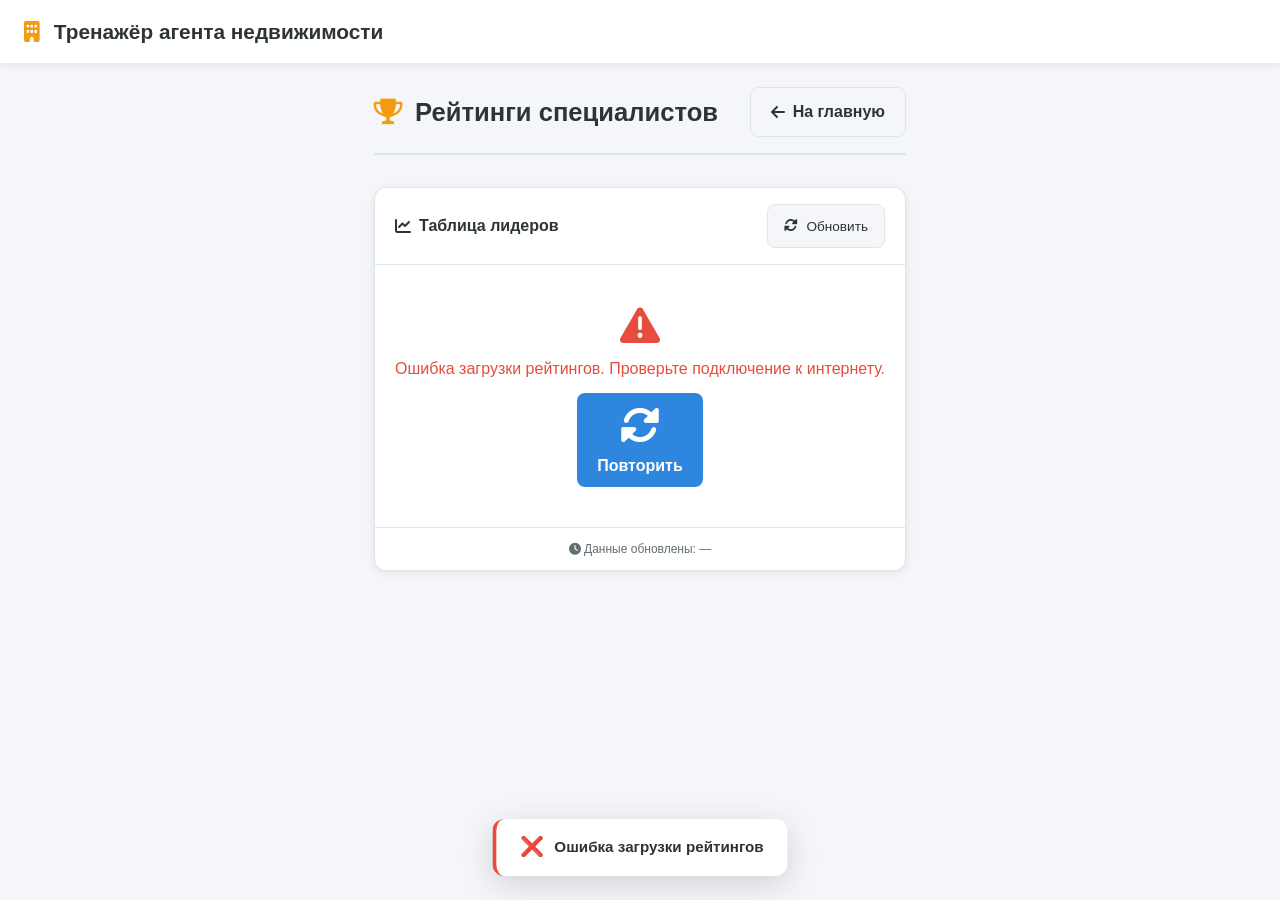
<file: ratings.html>
<!DOCTYPE html>
<html lang="ru">
<head>
    <meta charset="UTF-8">
    <meta name="viewport" content="width=device-width, initial-scale=1.0, user-scalable=yes, viewport-fit=cover">
    <title>Рейтинги — Тренажёр агента недвижимости</title>
    
    <!-- PWA Meta -->
    <link rel="manifest" href="manifest.json">
    <meta name="theme-color" content="#2e86de">
    <meta name="apple-mobile-web-app-capable" content="yes">
    <meta name="apple-mobile-web-app-status-bar-style" content="black-translucent">
    <meta name="apple-mobile-web-app-title" content="Агент Недв">
    <meta name="mobile-web-app-capable" content="yes">
    <meta name="application-name" content="Агент Недв">
    
    <!-- iOS иконки -->
    <link rel="apple-touch-icon" sizes="57x57" href="icons/icon-57.png">
    <link rel="apple-touch-icon" sizes="60x60" href="icons/icon-60.png">
    <link rel="apple-touch-icon" sizes="72x72" href="icons/icon-72.png">
    <link rel="apple-touch-icon" sizes="76x76" href="icons/icon-76.png">
    <link rel="apple-touch-icon" sizes="114x114" href="icons/icon-114.png">
    <link rel="apple-touch-icon" sizes="120x120" href="icons/icon-120.png">
    <link rel="apple-touch-icon" sizes="144x144" href="icons/icon-144.png">
    <link rel="apple-touch-icon" sizes="152x152" href="icons/icon-152.png">
    <link rel="apple-touch-icon" sizes="167x167" href="icons/icon-167.png">
    <link rel="apple-touch-icon" sizes="180x180" href="icons/icon-180.png">
    
    <!-- Android иконки -->
    <link rel="icon" type="image/png" sizes="192x192" href="icons/icon-192.png">
    <link rel="icon" type="image/png" sizes="512x512" href="icons/icon-512.png">
    
    <!-- Стили -->
    <link rel="stylesheet" href="css/base.css">
    <link rel="stylesheet" href="https://cdnjs.cloudflare.com/ajax/libs/font-awesome/6.0.0-beta3/css/all.min.css">
    
    <style>
        /* ===== ДОПОЛНИТЕЛЬНЫЕ СТИЛИ ДЛЯ СТРАНИЦЫ РЕЙТИНГА ===== */
        .ratings-container {
            max-width: 1200px;
            margin: 0 auto;
            padding: 24px;
        }
        
        .ratings-header {
            display: flex;
            justify-content: space-between;
            align-items: center;
            flex-wrap: wrap;
            gap: 16px;
            margin-bottom: 32px;
            padding-bottom: 16px;
            border-bottom: 2px solid var(--color-border);
        }
        
        .ratings-header h1 {
            font-size: 1.6rem;
            display: flex;
            align-items: center;
            gap: 12px;
        }
        
        .ratings-header h1 i {
            color: var(--color-warning);
        }
        
        .back-btn {
            text-decoration: none;
            display: inline-flex;
            align-items: center;
            gap: 8px;
        }
        
        /* ===== ПРОФИЛЬ ПОЛЬЗОВАТЕЛЯ В РЕЙТИНГЕ ===== */
        .user-rank-profile {
            background: linear-gradient(135deg, #1a1a2e 0%, #16213e 100%);
            border-radius: var(--radius);
            padding: 24px 32px;
            margin-bottom: 32px;
            color: #fff;
            display: none;
            align-items: center;
            justify-content: space-between;
            flex-wrap: wrap;
            gap: 16px;
        }
        
        .user-rank-profile--visible {
            display: flex;
        }
        
        .user-rank-profile__info {
            display: flex;
            align-items: center;
            gap: 20px;
        }
        
        .user-rank-profile__avatar {
            width: 56px;
            height: 56px;
            background: linear-gradient(135deg, var(--color-warning), #e67e22);
            border-radius: 50%;
            display: flex;
            align-items: center;
            justify-content: center;
            font-size: 1.5rem;
            font-weight: 700;
            color: #fff;
            flex-shrink: 0;
        }
        
        .user-rank-profile__name {
            font-size: 1.2rem;
            font-weight: 700;
        }
        
        .user-rank-profile__place {
            font-size: 0.85rem;
            color: rgba(255, 255, 255, 0.6);
        }
        
        .user-rank-profile__stats {
            display: flex;
            gap: 32px;
            flex-wrap: wrap;
        }
        
        .user-rank-profile__stat {
            text-align: center;
        }
        
        .user-rank-profile__stat-value {
            font-size: 1.4rem;
            font-weight: 700;
            color: var(--color-warning);
            display: block;
        }
        
        .user-rank-profile__stat-label {
            font-size: 0.7rem;
            text-transform: uppercase;
            letter-spacing: 0.5px;
            color: rgba(255, 255, 255, 0.5);
        }
        
        /* ===== СТАТИСТИКА ===== */
        .stats-cards {
            display: grid;
            grid-template-columns: repeat(auto-fit, minmax(180px, 1fr));
            gap: 16px;
            margin-bottom: 32px;
        }
        
        .stat-card {
            background: var(--color-surface);
            border-radius: var(--radius);
            padding: 16px 20px;
            text-align: center;
            box-shadow: 0 2px 8px var(--color-shadow);
            border: 1px solid var(--color-border);
            transition: all var(--transition);
        }
        
        .stat-card:hover {
            transform: translateY(-2px);
            box-shadow: 0 4px 16px var(--color-shadow);
        }
        
        .stat-card__value {
            font-size: 1.8rem;
            font-weight: 700;
            color: var(--color-primary);
        }
        
        .stat-card__value--gold {
            color: var(--color-warning);
        }
        
        .stat-card__label {
            font-size: 0.8rem;
            color: var(--color-text-light);
            margin-top: 4px;
        }
        
        /* ===== ТАБЛИЦА ЛИДЕРОВ ===== */
        .leaderboard-wrapper {
            background: var(--color-surface);
            border-radius: var(--radius);
            overflow: hidden;
            box-shadow: 0 2px 8px var(--color-shadow);
            border: 1px solid var(--color-border);
        }
        
        .leaderboard-header {
            display: flex;
            justify-content: space-between;
            align-items: center;
            padding: 16px 20px;
            border-bottom: 1px solid var(--color-border);
            flex-wrap: wrap;
            gap: 12px;
        }
        
        .leaderboard-header__title {
            font-weight: 600;
            display: flex;
            align-items: center;
            gap: 8px;
        }
        
        .leaderboard-header__actions {
            display: flex;
            gap: 8px;
            align-items: center;
        }
        
        .refresh-btn {
            padding: 8px 16px;
            min-height: var(--tap-target-size);
            background: var(--color-bg);
            border: 1px solid var(--color-border);
            border-radius: var(--radius-sm);
            cursor: pointer;
            display: inline-flex;
            align-items: center;
            gap: 8px;
            font-size: 0.85rem;
            transition: all var(--transition);
            color: var(--color-text);
        }
        
        .refresh-btn:hover {
            background: var(--color-border);
        }
        
        .refresh-btn:active {
            transform: scale(0.96);
        }
        
        .refresh-btn--spinning i {
            animation: spin 0.8s linear infinite;
        }
        
        @keyframes spin {
            from { transform: rotate(0deg); }
            to { transform: rotate(360deg); }
        }
        
        /* ===== ТАБЛИЦА ===== */
        .table-scroll {
            overflow-x: auto;
            -webkit-overflow-scrolling: touch;
        }
        
        table {
            width: 100%;
            border-collapse: collapse;
            min-width: 600px;
        }
        
        th {
            background: var(--color-bg);
            padding: 14px 16px;
            text-align: left;
            font-weight: 600;
            font-size: 0.85rem;
            color: var(--color-text-light);
            border-bottom: 2px solid var(--color-border);
            text-transform: uppercase;
            letter-spacing: 0.3px;
        }
        
        td {
            padding: 12px 16px;
            border-bottom: 1px solid var(--color-border);
            color: var(--color-text);
            font-size: 0.9rem;
            vertical-align: middle;
        }
        
        /* Строка текущего пользователя */
        tr.user-row {
            background: #eaf2fd !important;
            border-left: 3px solid var(--color-primary);
        }
        
        tr.user-row td {
            font-weight: 600;
        }
        
        tr.user-row .rank-cell {
            position: relative;
        }
        
        tr.user-row .rank-cell::after {
            content: '👤';
            position: absolute;
            right: -8px;
            top: 50%;
            transform: translateY(-50%);
            font-size: 0.8rem;
        }
        
        tr:hover {
            background: var(--color-bg);
        }
        
        tr.user-row:hover {
            background: #e0edfe !important;
        }
        
        /* ===== РАНГИ ===== */
        .rank-cell {
            font-weight: 700;
            width: 60px;
            text-align: center;
        }
        
        .rank-medal {
            display: inline-flex;
            align-items: center;
            justify-content: center;
            width: 36px;
            height: 36px;
            border-radius: 50%;
            font-size: 1.2rem;
            font-weight: 700;
        }
        
        .rank-medal--1 {
            background: linear-gradient(135deg, #ffd700, #f5a623);
            color: #fff;
            box-shadow: 0 2px 8px rgba(255, 215, 0, 0.4);
        }
        
        .rank-medal--2 {
            background: linear-gradient(135deg, #c0c0c0, #a0a0a0);
            color: #fff;
            box-shadow: 0 2px 8px rgba(192, 192, 192, 0.4);
        }
        
        .rank-medal--3 {
            background: linear-gradient(135deg, #cd7f32, #b8692a);
            color: #fff;
            box-shadow: 0 2px 8px rgba(205, 127, 50, 0.4);
        }
        
        .rank-medal--other {
            background: var(--color-border);
            color: var(--color-text);
            width: 32px;
            height: 32px;
            font-size: 0.85rem;
        }
        
        /* ===== ПРОГРЕСС-БАР В ТАБЛИЦЕ ===== */
        .progress-cell {
            min-width: 120px;
        }
        
        .progress-bar-mini {
            height: 6px;
            background: var(--color-border);
            border-radius: 4px;
            overflow: hidden;
            margin-top: 4px;
            max-width: 120px;
        }
        
        .progress-bar-mini__fill {
            height: 100%;
            background: linear-gradient(90deg, var(--color-primary), var(--color-success));
            border-radius: 4px;
            transition: width 0.5s ease;
        }
        
        .percent-badge {
            background: var(--color-success);
            color: #fff;
            padding: 2px 10px;
            border-radius: 20px;
            font-size: 0.75rem;
            font-weight: 600;
            display: inline-block;
        }
        
        .percent-badge--low {
            background: var(--color-warning);
        }
        
        /* ===== СОСТОЯНИЯ ===== */
        .loading {
            text-align: center;
            padding: 60px 20px;
            color: var(--color-text-light);
        }
        
        .loading i {
            font-size: 2rem;
            animation: spin 1s linear infinite;
            display: block;
            margin-bottom: 16px;
        }
        
        .error-message {
            text-align: center;
            padding: 40px 20px;
            color: var(--color-danger);
        }
        
        .error-message i {
            font-size: 2.5rem;
            display: block;
            margin-bottom: 12px;
        }
        
        .empty-message {
            text-align: center;
            padding: 60px 20px;
            color: var(--color-text-light);
        }
        
        .empty-message i {
            font-size: 3rem;
            display: block;
            margin-bottom: 16px;
            opacity: 0.4;
        }
        
        .empty-message .btn {
            margin-top: 16px;
        }
        
        .last-updated {
            font-size: 0.75rem;
            color: var(--color-text-light);
            text-align: center;
            padding: 12px;
            border-top: 1px solid var(--color-border);
        }
        
        /* ===== АДАПТИВ ===== */
        @media (max-width: 768px) {
            .ratings-container {
                padding: 16px;
            }
            
            .ratings-header h1 {
                font-size: 1.2rem;
            }
            
            .user-rank-profile {
                padding: 16px 20px;
                flex-direction: column;
                align-items: flex-start;
            }
            
            .user-rank-profile__stats {
                gap: 16px;
                width: 100%;
                justify-content: space-between;
            }
            
            .user-rank-profile__stat-value {
                font-size: 1.1rem;
            }
            
            .stats-cards {
                grid-template-columns: repeat(2, 1fr);
                gap: 10px;
            }
            
            .stat-card {
                padding: 12px 14px;
            }
            
            .stat-card__value {
                font-size: 1.3rem;
            }
            
            th, td {
                padding: 10px 12px;
                font-size: 0.8rem;
            }
            
            .rank-medal {
                width: 30px;
                height: 30px;
                font-size: 1rem;
            }
            
            .progress-cell {
                min-width: 80px;
            }
            
            .leaderboard-header {
                padding: 12px 16px;
                flex-direction: column;
                align-items: stretch;
            }
            
            .leaderboard-header__actions {
                justify-content: flex-end;
            }
            
            table {
                min-width: 480px;
            }
            
            .hide-mobile {
                display: none;
            }
        }
        
        @media (max-width: 480px) {
            .stats-cards {
                grid-template-columns: 1fr 1fr;
                gap: 8px;
            }
            
            .stat-card {
                padding: 10px 12px;
            }
            
            .stat-card__value {
                font-size: 1.1rem;
            }
            
            .stat-card__label {
                font-size: 0.7rem;
            }
            
            .user-rank-profile__info {
                flex-wrap: wrap;
            }
            
            .user-rank-profile__stats {
                gap: 12px;
            }
            
            .refresh-btn span {
                display: none;
            }
            
            .refresh-btn {
                padding: 8px 12px;
            }
        }
        
        /* Отключаем анимации для пользователей с vestibular disorders */
        @media (prefers-reduced-motion: reduce) {
            .refresh-btn--spinning i {
                animation: none;
            }
            .progress-bar-mini__fill {
                transition: none;
            }
            .stat-card:hover {
                transform: none;
            }
        }
    </style>
</head>
<body>
    <div class="container">
        <header class="header">
            <h1 class="header__title"><i class="fas fa-building"></i> Тренажёр агента недвижимости</h1>
            <div class="header__info"></div>
        </header>
        
        <main class="main">
            <div class="ratings-container">
                <!-- Шапка -->
                <div class="ratings-header">
                    <h1>
                        <i class="fas fa-trophy"></i>
                        Рейтинги специалистов
                    </h1>
                    <a href="./" class="btn btn--secondary back-btn">
                        <i class="fas fa-arrow-left"></i>
                        <span>На главную</span>
                    </a>
                </div>
                
                <!-- Профиль пользователя в рейтинге -->
                <div class="user-rank-profile" id="user-rank-profile">
                    <div class="user-rank-profile__info">
                        <div class="user-rank-profile__avatar" id="profile-avatar">👤</div>
                        <div>
                            <div class="user-rank-profile__name" id="profile-name">Агент</div>
                            <div class="user-rank-profile__place" id="profile-place">Место: —</div>
                        </div>
                    </div>
                    <div class="user-rank-profile__stats">
                        <div class="user-rank-profile__stat">
                            <span class="user-rank-profile__stat-value" id="profile-level">—</span>
                            <span class="user-rank-profile__stat-label">Уровень</span>
                        </div>
                        <div class="user-rank-profile__stat">
                            <span class="user-rank-profile__stat-value" id="profile-xp">—</span>
                            <span class="user-rank-profile__stat-label">XP</span>
                        </div>
                        <div class="user-rank-profile__stat">
                            <span class="user-rank-profile__stat-value" id="profile-percent">—%</span>
                            <span class="user-rank-profile__stat-label">Средний результат</span>
                        </div>
                        <div class="user-rank-profile__stat">
                            <span class="user-rank-profile__stat-value" id="profile-badges">—</span>
                            <span class="user-rank-profile__stat-label">Бейджей</span>
                        </div>
                    </div>
                </div>
                
                <!-- Статистика -->
                <div class="stats-cards" id="stats-cards" style="display: none;">
                    <div class="stat-card">
                        <div class="stat-card__value" id="total-users">0</div>
                        <div class="stat-card__label">Всего участников</div>
                    </div>
                    <div class="stat-card">
                        <div class="stat-card__value" id="total-completed">0</div>
                        <div class="stat-card__label">Пройдено сценариев</div>
                    </div>
                    <div class="stat-card">
                        <div class="stat-card__value stat-card__value--gold" id="avg-percent">0%</div>
                        <div class="stat-card__label">Средний результат</div>
                    </div>
                    <div class="stat-card">
                        <div class="stat-card__value" id="best-agent">—</div>
                        <div class="stat-card__label">Лучший агент</div>
                    </div>
                </div>
                
                <!-- Таблица лидеров -->
                <div class="leaderboard-wrapper">
                    <div class="leaderboard-header">
                        <div class="leaderboard-header__title">
                            <i class="fas fa-chart-line"></i>
                            Таблица лидеров
                        </div>
                        <div class="leaderboard-header__actions">
                            <button class="refresh-btn" id="refresh-btn">
                                <i class="fas fa-sync-alt"></i>
                                <span>Обновить</span>
                            </button>
                        </div>
                    </div>
                    
                    <div class="table-scroll" id="table-content">
                        <div class="loading">
                            <i class="fas fa-spinner"></i>
                            <p>Загрузка рейтингов...</p>
                        </div>
                    </div>
                    
                    <div class="last-updated" id="last-updated">
                        <i class="fas fa-clock"></i>
                        Данные обновлены: <span id="update-time">—</span>
                    </div>
                </div>
            </div>
        </main>
        
        <div class="toast hidden" id="toast">
            <span class="toast__icon" id="toast-icon"></span>
            <span class="toast__message" id="toast-message"></span>
        </div>
    </div>
    
    <!-- ===== ЕДИНЫЙ ЗАГРУЗЧИК ===== -->
    <script src="js/app-loader.js"></script>

    <!-- ===== IP HELPER ===== -->
    <script src="js/utils/ip-helper.js"></script>

    <!-- ===== СПЕЦИФИЧНЫЕ ДЛЯ СТРАНИЦЫ МОДУЛИ ===== -->
    <script src="js/config.js"></script>
    <script src="js/features/user.js"></script>
    <script src="js/features/badges.js"></script>
        <script>
        (function() {
            'use strict';
            
            let currentLeaderboard = [];
            let currentUserName = null;
            let isInitialized = false;

            function getUserData() {
                const user = User.get();
                if (user) {
                    currentUserName = user.name;
                    return user;
                }
                return null;
            }
            
            function escapeHtml(str) {
                if (!str) return '';
                return str.replace(/[&<>]/g, function(m) {
                    if (m === '&') return '&amp;';
                    if (m === '<') return '&lt;';
                    if (m === '>') return '&gt;';
                    return m;
                });
            }

        // ===== ВСТРОЕННЫЙ СКРИПТ В RATINGS.HTML =====
// Заменяем функцию loadLeaderboard()

    async function loadLeaderboard() {
        const tableContent = document.getElementById('table-content');
        const refreshBtn = document.getElementById('refresh-btn');
        
        refreshBtn.classList.add('refresh-btn--spinning');
        
        tableContent.innerHTML = `
            <div class="loading">
                <i class="fas fa-spinner"></i>
                <p>Загрузка рейтингов...</p>
            </div>
        `;
        
        try {
            // ===== ИСПРАВЛЕНИЕ: используем mode: 'cors' для чтения =====
            // GET-запросы с CORS работают для чтения данных
            const url = `${GOOGLE_SCRIPT_URL}?action=getLeaderboard&_=${Date.now()}`;
            
            const response = await fetch(url, {
                method: 'GET',
                mode: 'cors',  // Для чтения данных нужен CORS
                headers: {
                    'Accept': 'application/json'
                }
            });
            
            if (!response.ok) {
                throw new Error('Ошибка загрузки: ' + response.status);
            }
            
            const data = await response.json();
            
            if (data.error) {
                tableContent.innerHTML = `
                    <div class="error-message">
                        <i class="fas fa-exclamation-triangle"></i>
                        <p>${escapeHtml(data.error)}</p>
                    </div>
                `;
                showToast('❌', data.error, 'error');
                return;
            }
            
            currentLeaderboard = data.leaderboard || [];
            
            if (currentLeaderboard.length === 0) {
                tableContent.innerHTML = `
                    <div class="empty-message">
                        <i class="fas fa-chart-simple"></i>
                        <p>Пока нет данных. Пройдите первый сценарий, чтобы попасть в рейтинг!</p>
                        <a href="./app.html" class="btn btn--primary">
                            <i class="fas fa-play"></i> Начать обучение
                        </a>
                    </div>
                `;
                document.getElementById('stats-cards').style.display = 'none';
                document.getElementById('user-rank-profile').classList.remove('user-rank-profile--visible');
                return;
            }
            
            updateStats(currentLeaderboard);
            document.getElementById('stats-cards').style.display = 'grid';
            
            updateUserProfile(currentLeaderboard);
            
            renderLeaderboard(currentLeaderboard);
            
            document.getElementById('update-time').textContent = new Date().toLocaleString();
            
            showToast('✅', 'Рейтинги обновлены', 'success');
            
        } catch (error) {
            console.error('Ошибка загрузки:', error);
            tableContent.innerHTML = `
                <div class="error-message">
                    <i class="fas fa-exclamation-triangle"></i>
                    <p>Ошибка загрузки рейтингов. Проверьте подключение к интернету.</p>
                    <button class="btn btn--primary" onclick="location.reload()" style="margin-top:12px;">
                        <i class="fas fa-sync-alt"></i> Повторить
                    </button>
                </div>
            `;
            showToast('❌', 'Ошибка загрузки рейтингов', 'error');
        }
        
        refreshBtn.classList.remove('refresh-btn--spinning');
    }
            
            function updateStats(leaderboard) {
                const totalUsers = leaderboard.length;
                const totalCompleted = leaderboard.reduce((sum, u) => sum + (u.scenariosCompleted || 0), 0);
                const avgPercent = Math.round(leaderboard.reduce((sum, u) => sum + (u.totalPercent || 0), 0) / totalUsers);
                const bestAgent = leaderboard[0]?.name || '—';
                
                document.getElementById('total-users').textContent = totalUsers;
                document.getElementById('total-completed').textContent = totalCompleted;
                document.getElementById('avg-percent').textContent = avgPercent + '%';
                document.getElementById('best-agent').textContent = escapeHtml(bestAgent);
            }
            
            function updateUserProfile(leaderboard) {
                const user = getUserData();
                const profileEl = document.getElementById('user-rank-profile');
                
                if (!user) {
                    profileEl.classList.remove('user-rank-profile--visible');
                    return;
                }
                
                const userEntry = leaderboard.find(u => u.name === user.name);
                const position = userEntry ? leaderboard.indexOf(userEntry) + 1 : null;
                const xpProgress = User.getXPProgress();
                const badges = Badges.getAll();
                
                document.getElementById('profile-avatar').textContent = user.name.charAt(0).toUpperCase();
                document.getElementById('profile-name').textContent = user.name;
                document.getElementById('profile-place').textContent = position ? `Место: ${position}` : 'Место: —';
                document.getElementById('profile-level').textContent = xpProgress.level || '—';
                document.getElementById('profile-xp').textContent = xpProgress.currentXP || '—';
                document.getElementById('profile-percent').textContent = userEntry ? userEntry.totalPercent + '%' : '—%';
                document.getElementById('profile-badges').textContent = badges.length || '—';
                
                profileEl.classList.add('user-rank-profile--visible');
            }
            
            function renderLeaderboard(leaderboard) {
                const user = getUserData();
                let tableHTML = `
                    <table>
                        <thead>
                            <tr>
                                <th>Место</th>
                                <th>ФИО специалиста</th>
                                <th class="hide-mobile">Результат</th>
                                <th>Сценариев</th>
                                <th class="hide-mobile">Лучший сценарий</th>
                                <th class="hide-mobile">Лучший результат</th>
                            </tr>
                        </thead>
                        <tbody>
                `;
                
                leaderboard.forEach((userData, index) => {
                    const rank = index + 1;
                    const isCurrentUser = user && userData.name === user.name;
                    
                    let rankHTML = '';
                    if (rank === 1) {
                        rankHTML = `<span class="rank-medal rank-medal--1">🥇</span>`;
                    } else if (rank === 2) {
                        rankHTML = `<span class="rank-medal rank-medal--2">🥈</span>`;
                    } else if (rank === 3) {
                        rankHTML = `<span class="rank-medal rank-medal--3">🥉</span>`;
                    } else {
                        rankHTML = `<span class="rank-medal rank-medal--other">${rank}</span>`;
                    }
                    
                    const percentClass = userData.totalPercent < 50 ? 'percent-badge percent-badge--low' : 'percent-badge';
                    
                    tableHTML += `
                        <tr class="${isCurrentUser ? 'user-row' : ''}">
                            <td class="rank-cell">${rankHTML}</td>
                            <td><strong>${escapeHtml(userData.name)}</strong> ${isCurrentUser ? '👤' : ''}</td>
                            <td class="hide-mobile">
                                <span class="${percentClass}">${userData.totalPercent}%</span>
                                <div class="progress-bar-mini">
                                    <div class="progress-bar-mini__fill" style="width: ${userData.totalPercent}%"></div>
                                </div>
                            </td>
                            <td>${userData.scenariosCompleted || 0}</td>
                            <td class="hide-mobile">${escapeHtml(userData.bestScenario || '—')}</td>
                            <td class="hide-mobile">${userData.bestPercent || 0}%</td>
                        </tr>
                    `;
                });
                
                tableHTML += `</tbody></table>`;
                document.getElementById('table-content').innerHTML = tableHTML;
            }
            
            document.getElementById('refresh-btn')?.addEventListener('click', function(e) {
                e.preventDefault();
                loadLeaderboard();
            });
            
            function initRatings() {
                if (typeof User === 'undefined' || typeof Badges === 'undefined') {
                    console.warn('[Ratings] Ожидание загрузки модулей...');
                    setTimeout(initRatings, 200);
                    return;
                }

                if (isInitialized) return;
                isInitialized = true;

                console.log('[Ratings] Все модули загружены, загрузка рейтингов...');
                loadLeaderboard();
            }

            if (typeof AppLoader !== 'undefined') {
                AppLoader.load({
                    debug: false,
                    onComplete: function() {
                        console.log('[Ratings] Общие модули загружены');
                        setTimeout(initRatings, 100);
                    },
                    onError: function(error) {
                        console.error('[Ratings] Ошибка загрузки общих модулей:', error);
                        setTimeout(initRatings, 300);
                    }
                });
            } else {
                console.warn('[Ratings] AppLoader не найден, запуск без него');
                setTimeout(initRatings, 300);
            }
            
        })();
    </script>
</body>
</html>
</file>
<file: css/base.css>
/* ===== Сброс и базовые стили ===== */
*,
*::before,
*::after {
    margin: 0;
    padding: 0;
    box-sizing: border-box;
}

/* Улучшение скролла на мобильных */
html {
    -webkit-overflow-scrolling: touch;
    scroll-behavior: smooth;
}

/* Убираем задержку при тапе на iOS */
button,
a,
.btn,
.jk-card,
.category-chip,
.scenario-card-new,
.quiz-option,
.dialogue-option,
.platform-item,
.rule3t-option,
.profile-option,
.content-format-item,
.ai-task,
.matching-item,
.pipeline-item,
.funnel-item,
.sort-step {
    touch-action: manipulation;
}

:root {
    --color-bg: #f5f6fa;
    --color-surface: #ffffff;
    --color-primary: #2e86de;
    --color-primary-hover: #1b6dc1;
    --color-success: #27ae60;
    --color-danger: #e74c3c;
    --color-danger-hover: #c0392b;
    --color-warning: #f39c12;
    --color-text: #2d3436;
    --color-text-light: #636e72;
    --color-border: #dfe6e9;
    --color-shadow: rgba(0, 0, 0, 0.08);
    --radius: 12px;
    --radius-sm: 8px;
    --transition: 0.2s ease;
    --sidebar-width: 320px;
    
    /* Системная сетка */
    --spacing-xs: 4px;
    --spacing-sm: 8px;
    --spacing-md: 12px;
    --spacing-lg: 16px;
    --spacing-xl: 20px;
    --spacing-2xl: 24px;
    --spacing-3xl: 32px;
    
    /* Минимальный размер для тап-целей (Apple/Google guideline) */
    --tap-target-size: 44px;
}

html {
    font-size: 16px;
}

body {
    font-family: -apple-system, BlinkMacSystemFont, "Segoe UI", Roboto, Oxygen, sans-serif;
    background-color: var(--color-bg);
    color: var(--color-text);
    min-height: 100vh;
    line-height: 1.5;
}

.container {
    display: flex;
    flex-direction: column;
    min-height: 100vh;
}

/* ===== Шапка ===== */
.header {
    background-color: var(--color-surface);
    padding: var(--spacing-lg) var(--spacing-2xl);
    display: flex;
    justify-content: space-between;
    align-items: center;
    flex-wrap: wrap;
    gap: var(--spacing-md);
    box-shadow: 0 2px 8px var(--color-shadow);
    position: relative;
    z-index: 10;
}

.header__title {
    font-size: 1.3rem;
    font-weight: 700;
}

.header__title i {
    color: var(--color-warning);
    margin-right: var(--spacing-sm);
}

.header__info {
    font-size: 1rem;
    font-weight: 600;
    color: var(--color-primary);
}

/* ===== Хлебные крошки ===== */
.breadcrumb {
    padding: var(--spacing-md) var(--spacing-2xl);
    background-color: var(--color-surface);
    border-bottom: 1px solid var(--color-border);
    font-size: 0.85rem;
    display: flex;
    align-items: center;
    gap: var(--spacing-sm);
    flex-wrap: wrap;
}

.breadcrumb__item {
    color: var(--color-text-light);
    text-decoration: none;
    display: inline-flex;
    align-items: center;
    gap: var(--spacing-sm);
}

.breadcrumb__item--active {
    color: var(--color-text);
    font-weight: 600;
}

.breadcrumb__item:hover:not(.breadcrumb__item--active) {
    color: var(--color-primary);
}

.breadcrumb__separator {
    color: var(--color-border);
    font-size: 0.7rem;
}

/* ===== Основной контент ===== */
.main {
    display: flex;
    flex: 1;
    min-height: 0;
}

.main--map {
    flex-direction: row;
}

/* ===== Экраны ===== */
.screen {
    flex: 1;
    width: 100%;
}

.screen.hidden {
    display: none;
}

.screen__title {
    font-size: 1.6rem;
    font-weight: 700;
    text-align: center;
    margin-bottom: var(--spacing-3xl);
    padding-top: var(--spacing-3xl);
}

/* ===== Шаг: заголовок ===== */
.step-header {
    display: flex;
    align-items: center;
    gap: var(--spacing-lg);
    padding: var(--spacing-lg) var(--spacing-2xl);
    background-color: var(--color-surface);
    border-bottom: 1px solid var(--color-border);
    flex-wrap: wrap;
}

.step-title {
    font-size: 1.1rem;
    font-weight: 700;
    flex: 1;
}

.step-counter {
    font-weight: 600;
    color: var(--color-primary);
    background-color: var(--color-bg);
    padding: 6px 14px;
    border-radius: 20px;
    font-size: 0.9rem;
}

/* ===== Кнопки (увеличены для мобильных) ===== */
.btn {
    padding: 12px 20px;
    min-height: var(--tap-target-size);
    min-width: var(--tap-target-size);
    border: none;
    border-radius: var(--radius-sm);
    font-size: 1rem;
    font-weight: 600;
    cursor: pointer;
    transition: all var(--transition);
    white-space: nowrap;
    text-align: center;
}

/* Активное состояние для мобильных (тап-фидбек) */
.btn:active {
    transform: scale(0.96);
    transition: transform 0.05s ease;
}

.btn:disabled {
    opacity: 0.4;
    cursor: not-allowed;
    transform: none;
}

.btn--primary {
    background-color: var(--color-primary);
    color: #fff;
}

.btn--primary:hover:not(:disabled) {
    background-color: var(--color-primary-hover);
    transform: translateY(-1px);
}

.btn--primary:active:not(:disabled) {
    transform: scale(0.96);
}

.btn--secondary {
    background-color: var(--color-bg);
    color: var(--color-text);
    border: 1px solid var(--color-border);
}

.btn--secondary:active:not(:disabled) {
    background-color: var(--color-border);
    transform: scale(0.96);
}

.btn--danger {
    background-color: var(--color-danger);
    color: #fff;
}

.btn--danger:active:not(:disabled) {
    background-color: var(--color-danger-hover);
    transform: scale(0.96);
}

.btn--small {
    padding: 8px 16px;
    min-height: 36px;
    font-size: 0.85rem;
}

/* ===== Toast ===== */
.toast {
    position: fixed;
    bottom: 24px;
    left: 50%;
    transform: translateX(-50%) translateY(100px);
    background-color: var(--color-surface);
    color: var(--color-text);
    padding: 14px 24px;
    border-radius: var(--radius);
    box-shadow: 0 8px 32px rgba(0, 0, 0, 0.15);
    display: flex;
    align-items: center;
    gap: 10px;
    z-index: 1000;
    transition: transform 0.3s ease;
    font-weight: 600;
    max-width: 90vw;
}

.toast--show {
    transform: translateX(-50%) translateY(0);
}

.toast--success {
    border-left: 4px solid var(--color-success);
}

.toast--error {
    border-left: 4px solid var(--color-danger);
}

.toast__icon {
    font-size: 1.2rem;
}

.toast__message {
    font-size: 0.95rem;
}

/* ===== Экран ввода имени ===== */
.name-prompt-overlay {
    position: fixed;
    inset: 0;
    background: rgba(0, 0, 0, 0.6);
    display: flex;
    align-items: center;
    justify-content: center;
    z-index: 2000;
    animation: fadeIn 0.3s ease;
}

@keyframes fadeIn {
    from { opacity: 0; }
    to { opacity: 1; }
}

.name-prompt {
    background: var(--color-surface);
    border-radius: var(--radius);
    padding: 40px 36px;
    max-width: 460px;
    width: 90%;
    text-align: center;
    box-shadow: 0 16px 48px rgba(0, 0, 0, 0.2);
    animation: slideUp 0.4s ease;
}

@keyframes slideUp {
    from { transform: translateY(30px); opacity: 0; }
    to { transform: translateY(0); opacity: 1; }
}

.name-prompt__icon {
    font-size: 3rem;
    margin-bottom: 12px;
}

.name-prompt__title {
    font-size: 1.3rem;
    font-weight: 700;
    margin-bottom: 8px;
}

.name-prompt__sub {
    font-size: 0.9rem;
    color: var(--color-text-light);
    margin-bottom: 24px;
    line-height: 1.5;
}

.name-prompt__input {
    width: 100%;
    padding: 14px 18px;
    border: 2px solid var(--color-border);
    border-radius: var(--radius-sm);
    font-size: 1rem;
    font-family: inherit;
    outline: none;
    transition: border-color var(--transition);
    text-align: center;
}

.name-prompt__input:focus {
    border-color: var(--color-primary);
    box-shadow: 0 0 0 3px rgba(46, 134, 222, 0.15);
}

.name-prompt__actions {
    display: flex;
    gap: 10px;
    justify-content: center;
    margin-top: 20px;
    flex-wrap: wrap;
}

.name-prompt__note {
    margin-top: 16px;
    font-size: 0.75rem;
    color: var(--color-text-light);
}

/* ===== НОВЫЙ ДИЗАЙН ГЛАВНОЙ СТРАНИЦЫ ===== */

/* --- Дашборд агента --- */
.agent-dashboard {
    background: linear-gradient(135deg, #1a1a2e 0%, #16213e 100%);
    border-radius: var(--radius);
    margin: var(--spacing-lg) var(--spacing-2xl) var(--spacing-2xl);
    padding: var(--spacing-2xl);
    color: white;
    position: relative;
    overflow: hidden;
}

.agent-dashboard::before {
    content: '';
    position: absolute;
    top: -50%;
    right: -20%;
    width: 300px;
    height: 300px;
    background: radial-gradient(circle, rgba(255,255,255,0.05) 0%, transparent 70%);
    border-radius: 50%;
    pointer-events: none;
}

.agent-dashboard__row {
    display: flex;
    align-items: center;
    justify-content: space-between;
    flex-wrap: wrap;
    gap: var(--spacing-xl);
    position: relative;
    z-index: 2;
}

/* Аватар */
.agent-avatar {
    display: flex;
    align-items: center;
    gap: var(--spacing-lg);
}

.agent-avatar__circle {
    width: 72px;
    height: 72px;
    background: linear-gradient(135deg, var(--color-warning), #e67e22);
    border-radius: 50%;
    display: flex;
    align-items: center;
    justify-content: center;
    font-size: 2rem;
    font-weight: 700;
    color: white;
    box-shadow: 0 8px 20px rgba(0,0,0,0.3);
    transition: transform 0.3s ease;
}

.agent-avatar__circle:hover {
    transform: scale(1.05);
}

.agent-avatar__info h2 {
    font-size: 1.3rem;
    font-weight: 700;
    margin-bottom: var(--spacing-xs);
}

.agent-avatar__info p {
    font-size: 0.8rem;
    opacity: 0.7;
    display: flex;
    align-items: center;
    gap: var(--spacing-sm);
}

/* XP и уровень */
.agent-stats {
    min-width: 200px;
}

.agent-stats__level {
    font-size: 0.7rem;
    text-transform: uppercase;
    letter-spacing: 1px;
    opacity: 0.7;
    margin-bottom: var(--spacing-xs);
}

.agent-stats__value {
    font-size: 1.8rem;
    font-weight: 700;
    line-height: 1;
}

.agent-stats__value span {
    font-size: 0.9rem;
    font-weight: 400;
    opacity: 0.7;
}

.agent-stats__progress {
    margin-top: var(--spacing-sm);
    height: 6px;
    background: rgba(255,255,255,0.2);
    border-radius: 3px;
    overflow: hidden;
}

.agent-stats__progress-fill {
    height: 100%;
    background: linear-gradient(90deg, var(--color-warning), #e67e22);
    border-radius: 3px;
    width: 0%;
    transition: width 0.5s ease;
}

.agent-stats__next {
    font-size: 0.7rem;
    opacity: 0.6;
    margin-top: var(--spacing-xs);
    text-align: right;
}

/* Серия (стрик) */
.agent-streak {
    display: flex;
    align-items: center;
    gap: var(--spacing-md);
    background: rgba(255,255,255,0.1);
    backdrop-filter: blur(4px);
    padding: var(--spacing-sm) var(--spacing-lg);
    border-radius: 40px;
}

.agent-streak__icon {
    font-size: 1.5rem;
}

.agent-streak__count {
    font-size: 1.3rem;
    font-weight: 700;
}

.agent-streak__label {
    font-size: 0.7rem;
    opacity: 0.7;
}

/* --- Кольцевой индикатор прогресса --- */
.ring-progress {
    text-align: center;
}

.ring-progress canvas {
    width: 80px;
    height: 80px;
}

.ring-progress__value {
    font-size: 1.2rem;
    font-weight: 700;
}

.ring-progress__label {
    font-size: 0.7rem;
    opacity: 0.7;
    margin-top: var(--spacing-xs);
}

/* --- Статистика быстрая --- */
.quick-stats {
    display: grid;
    grid-template-columns: repeat(3, 1fr);
    gap: var(--spacing-lg);
    margin: 0 var(--spacing-2xl) var(--spacing-2xl) var(--spacing-2xl);
}

.quick-stat {
    background: var(--color-surface);
    border-radius: var(--radius);
    padding: var(--spacing-lg);
    text-align: center;
    box-shadow: 0 2px 8px var(--color-shadow);
    transition: all 0.2s ease;
}

.quick-stat:hover {
    transform: translateY(-2px);
    box-shadow: 0 4px 16px var(--color-shadow);
}

.quick-stat__icon {
    font-size: 1.8rem;
    margin-bottom: var(--spacing-sm);
}

.quick-stat__value {
    font-size: 1.6rem;
    font-weight: 700;
    color: var(--color-warning);
}

.quick-stat__label {
    font-size: 0.7rem;
    color: var(--color-text-light);
    margin-top: var(--spacing-xs);
}

/* --- Категории (горизонтальный скролл) --- */
.categories-scroll {
    margin: 0 var(--spacing-2xl) var(--spacing-xl);
    overflow-x: auto;
    scrollbar-width: none;
    -webkit-overflow-scrolling: touch;
}

.categories-scroll::-webkit-scrollbar {
    display: none;
}

.categories-list {
    display: inline-flex;
    gap: var(--spacing-md);
    padding: var(--spacing-xs) 0;
}

.category-chip {
    display: inline-flex;
    align-items: center;
    gap: var(--spacing-sm);
    padding: 12px 20px;
    min-height: var(--tap-target-size);
    background: var(--color-bg);
    border-radius: 40px;
    font-size: 0.9rem;
    font-weight: 500;
    color: var(--color-text);
    cursor: pointer;
    transition: all 0.2s ease;
    white-space: nowrap;
    border: 1px solid var(--color-border);
}

.category-chip:active {
    transform: scale(0.96);
    background: var(--color-border);
}

.category-chip i {
    font-size: 0.9rem;
    color: var(--color-warning);
}

.category-chip:hover {
    background: var(--color-surface);
    border-color: var(--color-warning);
}

.category-chip--active {
    background: var(--color-warning);
    color: white;
    border-color: transparent;
}

.category-chip--active i {
    color: white;
}

.category-chip__count {
    background: rgba(0,0,0,0.1);
    padding: 0 6px;
    border-radius: 20px;
    font-size: 0.7rem;
    font-weight: 600;
}

.category-chip--active .category-chip__count {
    background: rgba(255,255,255,0.2);
}

/* --- Сетка сценариев --- */
.scenarios-grid {
    display: grid;
    grid-template-columns: repeat(auto-fill, minmax(320px, 1fr));
    gap: var(--spacing-lg);
    padding: 0 var(--spacing-2xl) var(--spacing-3xl);
    max-width: 1400px;
    margin: 0 auto;
}

/* --- Карточки сценариев (новая версия) --- */
.scenario-card-new {
    background: var(--color-surface);
    border-radius: var(--radius);
    overflow: hidden;
    transition: all 0.3s ease;
    cursor: pointer;
    border: 1px solid var(--color-border);
    position: relative;
}

.scenario-card-new:active {
    transform: scale(0.99);
    transition: transform 0.05s ease;
}

.scenario-card-new:hover {
    transform: translateY(-4px);
    box-shadow: 0 12px 24px rgba(0,0,0,0.1);
    border-color: var(--color-warning);
}

/* Превью-область */
.scenario-card-new__preview {
    height: 100px;
    background: linear-gradient(135deg, var(--color-primary), #1b6dc1);
    position: relative;
    display: flex;
    align-items: center;
    justify-content: center;
}

.scenario-card-new__preview i {
    font-size: 3rem;
    color: rgba(255,255,255,0.2);
}

.scenario-card-new__badge {
    position: absolute;
    top: var(--spacing-md);
    right: var(--spacing-md);
    padding: 4px 10px;
    border-radius: 20px;
    font-size: 0.7rem;
    font-weight: 600;
    background: rgba(0,0,0,0.6);
    color: white;
    backdrop-filter: blur(4px);
}

.scenario-card-new__difficulty {
    position: absolute;
    bottom: var(--spacing-md);
    left: var(--spacing-md);
    padding: 2px 8px;
    border-radius: 12px;
    font-size: 0.65rem;
    font-weight: 600;
}

.scenario-card-new__difficulty--easy {
    background: rgba(39, 174, 96, 0.9);
    color: white;
}

.scenario-card-new__difficulty--medium {
    background: rgba(243, 156, 18, 0.9);
    color: white;
}

.scenario-card-new__difficulty--hard {
    background: rgba(231, 76, 60, 0.9);
    color: white;
}

/* Контент карточки */
.scenario-card-new__content {
    padding: var(--spacing-lg);
}

.scenario-card-new__title {
    font-size: 1rem;
    font-weight: 700;
    margin-bottom: var(--spacing-sm);
    display: flex;
    justify-content: space-between;
    align-items: center;
}

.scenario-card-new__completed-icon {
    color: var(--color-success);
    font-size: 1rem;
}

.scenario-card-new__description {
    font-size: 0.8rem;
    color: var(--color-text-light);
    line-height: 1.4;
    margin-bottom: var(--spacing-md);
    display: -webkit-box;
    -webkit-line-clamp: 2;
    -webkit-box-orient: vertical;
    overflow: hidden;
}

/* Теги шагов */
.scenario-card-new__steps {
    display: flex;
    flex-wrap: wrap;
    gap: var(--spacing-sm);
    margin-bottom: var(--spacing-md);
}

.step-tag {
    font-size: 0.7rem;
    padding: 2px 8px;
    background: var(--color-bg);
    border-radius: 12px;
    display: inline-flex;
    align-items: center;
    gap: 4px;
}

/* Прогресс */
.scenario-card-new__progress {
    margin-top: var(--spacing-md);
}

.scenario-card-new__progress-bar {
    height: 4px;
    background: var(--color-border);
    border-radius: 2px;
    overflow: hidden;
    margin-bottom: var(--spacing-xs);
}

.scenario-card-new__progress-fill {
    height: 100%;
    background: var(--color-warning);
    border-radius: 2px;
    transition: width 0.3s ease;
}

.scenario-card-new__progress-text {
    font-size: 0.65rem;
    color: var(--color-text-light);
    display: flex;
    justify-content: space-between;
}

/* Кнопка действия */
.scenario-card-new__action {
    margin-top: var(--spacing-lg);
    padding-top: var(--spacing-md);
    border-top: 1px solid var(--color-border);
    text-align: right;
}

.scenario-card-new__btn {
    background: transparent;
    border: none;
    color: var(--color-primary);
    font-weight: 600;
    font-size: 0.8rem;
    cursor: pointer;
    display: inline-flex;
    align-items: center;
    gap: var(--spacing-sm);
    transition: all 0.2s ease;
}

.scenario-card-new__btn:hover {
    color: var(--color-warning);
    gap: var(--spacing-md);
}

/* --- Блок рекомендаций --- */
.recommendations {
    margin: var(--spacing-2xl) var(--spacing-2xl) var(--spacing-3xl);
    padding-top: var(--spacing-md);
    border-top: 1px solid var(--color-border);
}

.recommendations__title {
    font-size: 1rem;
    font-weight: 700;
    margin-bottom: var(--spacing-lg);
    display: flex;
    align-items: center;
    gap: var(--spacing-sm);
}

.recommendations__title i {
    color: var(--color-warning);
}

.recommendations__grid {
    display: flex;
    gap: var(--spacing-lg);
    overflow-x: auto;
    scrollbar-width: none;
    padding-bottom: var(--spacing-sm);
}

.recommendations__grid::-webkit-scrollbar {
    display: none;
}

.recommendation-card {
    min-width: 240px;
    background: var(--color-surface);
    border-radius: var(--radius);
    padding: var(--spacing-lg);
    border: 1px solid var(--color-border);
    cursor: pointer;
    transition: all 0.2s ease;
}

.recommendation-card:hover {
    transform: translateY(-2px);
    border-color: var(--color-warning);
}

.recommendation-card__icon {
    font-size: 1.5rem;
    margin-bottom: var(--spacing-sm);
    color: var(--color-warning);
}

.recommendation-card__title {
    font-weight: 700;
    font-size: 0.9rem;
    margin-bottom: var(--spacing-xs);
}

.recommendation-card__desc {
    font-size: 0.7rem;
    color: var(--color-text-light);
}

/* --- Герой-блок "Продолжить обучение" --- */
.continue-learning {
    background: linear-gradient(135deg, var(--color-warning) 0%, #e67e22 100%);
    border-radius: var(--radius);
    margin: 0 var(--spacing-2xl) var(--spacing-2xl) var(--spacing-2xl);
    padding: var(--spacing-xl) var(--spacing-2xl);
    color: white;
    display: none;
    position: relative;
    overflow: hidden;
}

.continue-learning--visible {
    display: block;
}

.continue-learning::before {
    content: '✨';
    position: absolute;
    right: 20px;
    bottom: 10px;
    font-size: 80px;
    opacity: 0.1;
    pointer-events: none;
}

.continue-learning__greeting {
    font-size: 1.3rem;
    font-weight: 700;
    margin-bottom: var(--spacing-xs);
}

.continue-learning__sub {
    font-size: 0.85rem;
    opacity: 0.9;
    margin-bottom: var(--spacing-lg);
}

.continue-learning__card {
    background: rgba(255,255,255,0.15);
    backdrop-filter: blur(8px);
    border-radius: var(--radius-sm);
    padding: var(--spacing-lg) var(--spacing-xl);
    display: flex;
    align-items: center;
    justify-content: space-between;
    flex-wrap: wrap;
    gap: var(--spacing-lg);
    cursor: pointer;
    transition: all 0.2s ease;
}

.continue-learning__card:hover {
    background: rgba(255,255,255,0.25);
    transform: translateX(4px);
}

.continue-learning__info h4 {
    font-size: 1rem;
    font-weight: 700;
    margin-bottom: var(--spacing-xs);
}

.continue-learning__info p {
    font-size: 0.75rem;
    opacity: 0.8;
}

.continue-learning__progress {
    min-width: 180px;
}

.continue-learning__progress-bar {
    height: 6px;
    background: rgba(255,255,255,0.3);
    border-radius: 3px;
    overflow: hidden;
    margin-bottom: var(--spacing-xs);
}

.continue-learning__progress-fill {
    height: 100%;
    background: white;
    border-radius: 3px;
    width: 0%;
}

.continue-learning__progress-text {
    font-size: 0.7rem;
    opacity: 0.8;
}

.continue-learning__btn {
    background: white;
    color: #e67e22;
    border: none;
    padding: 8px 20px;
    border-radius: 32px;
    font-weight: 700;
    font-size: 0.85rem;
    cursor: pointer;
    transition: all 0.2s ease;
}

.continue-learning__btn:hover {
    transform: scale(1.02);
    box-shadow: 0 2px 8px rgba(0,0,0,0.2);
}

/* --- Пустое состояние --- */
.empty-message {
    text-align: center;
    padding: var(--spacing-3xl);
    color: var(--color-text-light);
    grid-column: 1 / -1;
}

/* --- Адаптив --- */
@media (max-width: 768px) {
    :root {
        --spacing-2xl: 16px;
        --spacing-3xl: 24px;
    }
    
    .agent-dashboard {
        margin: var(--spacing-md) var(--spacing-lg) var(--spacing-lg);
        padding: var(--spacing-lg);
    }
    
    .agent-dashboard__row {
        flex-direction: column;
        align-items: stretch;
        gap: var(--spacing-lg);
    }
    
    .agent-avatar {
        justify-content: center;
    }
    
    .agent-avatar__circle {
        width: 56px;
        height: 56px;
        font-size: 1.5rem;
    }
    
    .agent-stats__value {
        font-size: 1.4rem;
    }
    
    .agent-streak {
        align-self: center;
    }
    
    .quick-stats {
        gap: var(--spacing-md);
        margin: 0 var(--spacing-lg) var(--spacing-lg);
    }
    
    .quick-stat {
        padding: var(--spacing-md);
    }
    
    .quick-stat__value {
        font-size: 1.2rem;
    }
    
    .categories-scroll {
        margin: 0 var(--spacing-lg) var(--spacing-md);
    }
    
    .scenarios-grid {
        grid-template-columns: 1fr;
        gap: var(--spacing-md);
        padding: 0 var(--spacing-lg) var(--spacing-xl);
    }
    
    .scenario-card-new__preview {
        height: 80px;
    }
    
    .recommendations {
        margin: var(--spacing-lg) var(--spacing-lg) var(--spacing-xl);
    }
    
    .recommendation-card {
        min-width: 200px;
    }
    
    .continue-learning {
        margin: 0 var(--spacing-lg) var(--spacing-lg) var(--spacing-lg);
        padding: var(--spacing-lg);
    }
    
    .continue-learning__greeting {
        font-size: 1.1rem;
    }
    
    .continue-learning__card {
        flex-direction: column;
        align-items: stretch;
    }
    
    .continue-learning__progress {
        min-width: auto;
    }
    
    /* Увеличение зоны нажатия для маркеров на карте */
    .floating-list-btn {
        width: 56px;
        height: 56px;
        min-width: 56px;
        min-height: 56px;
    }
    
    .floating-list-btn:active {
        transform: scale(0.94);
    }
    
    .jk-carousel__btn {
        width: 44px;
        height: 44px;
        min-width: 44px;
        min-height: 44px;
    }
    
    .jk-list__item {
        padding: 14px 16px;
        min-height: 70px;
    }
    
    .jk-card {
        min-width: 180px;
        padding: 14px 12px;
    }
}

/* Дополнительные улучшения для мобильных устройств */
button,
.btn,
[role="button"] {
    touch-action: manipulation;
}

* {
    -webkit-tap-highlight-color: transparent;
}

@media (max-width: 480px) {
    .quick-stats {
        grid-template-columns: 1fr;
        gap: var(--spacing-sm);
    }
    
    .scenario-card-new__title {
        font-size: 0.9rem;
    }
}

@media (max-width: 360px) {
    .btn {
        padding: 10px 16px;
        font-size: 0.9rem;
    }
    
    .category-chip {
        padding: 10px 16px;
        font-size: 0.85rem;
    }
}

/* ===== СТИЛИ ДЛЯ ДРУГИХ ЭКРАНОВ (map, steps, drawer) ===== */
/* Эти стили находятся в соответствующих файлах:
   - css/map.css
   - css/steps.css
   - css/drawer.css
*/
/* ===== РЕЖИМ "ТРОЙНАЯ ЭКСПЕРТИЗА" (TRIPLE MATCH DRAG) ===== */

.triple-match-container {
    max-width: 1400px;
    margin: 0 auto;
    padding: 20px;
}

.triple-match-header {
    display: flex;
    justify-content: space-between;
    align-items: center;
    flex-wrap: wrap;
    gap: 16px;
    margin-bottom: 24px;
    padding: 16px 20px;
    background: linear-gradient(135deg, var(--color-primary), #1b6dc1);
    border-radius: var(--radius);
    color: white;
}

.triple-match-progress {
    font-size: 1rem;
    font-weight: 600;
    background: rgba(255,255,255,0.2);
    padding: 6px 14px;
    border-radius: 40px;
}

.triple-match-score {
    font-size: 1.2rem;
    font-weight: 700;
}

.triple-match-score i {
    margin-right: 6px;
    color: #ffd700;
}

/* Сетка карточек ЖК */
.triple-jks-grid {
    display: grid;
    grid-template-columns: repeat(3, 1fr);
    gap: 20px;
    margin-bottom: 32px;
}

/* Карточка ЖК */
.triple-jk-card {
    background: var(--color-surface);
    border-radius: var(--radius);
    overflow: hidden;
    box-shadow: 0 2px 12px var(--color-shadow);
    transition: transform 0.2s ease, box-shadow 0.2s ease;
}

.triple-jk-card:hover {
    transform: translateY(-2px);
    box-shadow: 0 8px 24px var(--color-shadow);
}

.triple-jk-card__header {
    padding: 16px;
    background: linear-gradient(135deg, #f8f9fa, #e9ecef);
    border-bottom: 2px solid var(--color-border);
}

.triple-jk-card__badge {
    display: inline-block;
    background: var(--color-primary);
    color: white;
    font-size: 0.7rem;
    padding: 2px 10px;
    border-radius: 20px;
    margin-bottom: 8px;
}

.triple-jk-card__title {
    font-size: 1rem;
    font-weight: 700;
    margin-bottom: 4px;
    color: var(--color-text);
}

.triple-jk-card__developer {
    font-size: 0.8rem;
    color: var(--color-text-light);
}

/* Зона сброса характеристик */
.triple-jk-card__drop-zone {
    min-height: 160px;
    padding: 12px;
    background: var(--color-bg);
    border: 2px dashed var(--color-border);
    border-top: none;
    transition: all 0.2s ease;
}

.triple-jk-card__drop-zone.triple-drag-over {
    border-color: var(--color-primary);
    background: #eaf2fd;
    border-style: solid;
}

/* Размещённые характеристики */
.triple-placed-tag {
    display: inline-flex;
    align-items: center;
    justify-content: space-between;
    gap: 8px;
    background: white;
    border: 1px solid var(--color-border);
    border-radius: 32px;
    padding: 6px 12px;
    margin: 4px 6px 4px 0;
    font-size: 0.8rem;
    transition: all 0.2s ease;
    max-width: 100%;
    flex-wrap: wrap;
}

.triple-placed-tag__text {
    flex: 1;
    color: var(--color-text);
}

.triple-placed-tag__remove {
    width: 20px;
    height: 20px;
    display: inline-flex;
    align-items: center;
    justify-content: center;
    border-radius: 50%;
    background: var(--color-border);
    color: var(--color-text-light);
    font-size: 0.8rem;
    cursor: pointer;
    transition: all 0.2s ease;
}

.triple-placed-tag__remove:hover {
    background: var(--color-danger);
    color: white;
    transform: scale(1.1);
}

.triple-placed-tag--correct {
    background: #eafaf1;
    border-color: var(--color-success);
}

.triple-placed-tag--correct .triple-placed-tag__text {
    color: #1e7e34;
}

.triple-placed-tag--wrong {
    background: #fdedec;
    border-color: var(--color-danger);
}

.triple-placed-tag--wrong .triple-placed-tag__text {
    color: #c0392b;
    text-decoration: line-through;
}

.triple-drop-zone__empty {
    color: var(--color-text-light);
    font-size: 0.75rem;
    text-align: center;
    padding: 20px 10px;
    font-style: italic;
}

.triple-drop-zone__full {
    color: var(--color-success);
    font-size: 0.75rem;
    text-align: center;
    padding: 8px;
    font-weight: 600;
}

/* Общая зона с непривязанными характеристиками */
.triple-unplaced-section {
    margin-bottom: 24px;
    padding: 16px;
    background: var(--color-surface);
    border-radius: var(--radius);
    box-shadow: 0 2px 8px var(--color-shadow);
}

.triple-unplaced-title {
    font-size: 0.9rem;
    font-weight: 600;
    margin-bottom: 16px;
    color: var(--color-text-light);
}

.triple-unplaced-area {
    display: flex;
    flex-wrap: wrap;
    gap: 12px;
    min-height: 100px;
}

/* Плитка непривязанной характеристики */
.triple-attr-tag {
    display: inline-flex;
    align-items: center;
    gap: 8px;
    background: linear-gradient(135deg, var(--color-primary), #1b6dc1);
    color: white;
    border-radius: 32px;
    padding: 8px 16px;
    font-size: 0.85rem;
    font-weight: 500;
    cursor: grab;
    transition: all 0.2s ease;
    user-select: none;
}

.triple-attr-tag:active {
    cursor: grabbing;
}

.triple-attr-tag.dragging,
.triple-attr-tag.triple-dragging {
    opacity: 0.4;
    cursor: grabbing;
}

.triple-attr-tag__drag-handle {
    opacity: 0.7;
    font-size: 0.8rem;
}

.triple-unplaced-empty {
    text-align: center;
    padding: 24px;
    color: var(--color-success);
    font-weight: 600;
}

.triple-unplaced-empty i {
    margin-right: 8px;
}

/* Кнопки действий */
.triple-actions {
    display: flex;
    justify-content: center;
    gap: 16px;
    margin: 24px 0;
}

/* Обратная связь */
.triple-feedback {
    margin: 16px 0;
    border-radius: var(--radius);
    overflow: hidden;
}

.triple-feedback--success {
    background: #eafaf1;
    border-left: 4px solid var(--color-success);
    padding: 12px 20px;
    color: #1e7e34;
}

.triple-feedback--error {
    background: #fef9e7;
    border-left: 4px solid var(--color-warning);
    padding: 12px 20px;
    color: #7d6608;
}

.triple-feedback i {
    margin-right: 10px;
    font-size: 1.1rem;
}

/* Подсказка */
.triple-hint {
    text-align: center;
    font-size: 0.75rem;
    color: var(--color-text-light);
    padding: 12px;
    border-top: 1px solid var(--color-border);
    margin-top: 16px;
}

.triple-hint i {
    margin-right: 6px;
}

/* Финальный экран */
.triple-match-result {
    max-width: 600px;
    margin: 0 auto;
    background: var(--color-surface);
    border-radius: var(--radius);
    padding: 32px 24px;
    text-align: center;
    box-shadow: 0 4px 16px var(--color-shadow);
}

.triple-match-result__icon {
    font-size: 4rem;
    margin-bottom: 16px;
}

.triple-match-result__title {
    font-size: 1.4rem;
    font-weight: 700;
    margin-bottom: 12px;
    color: var(--color-text);
}

.triple-match-result__text {
    font-size: 0.95rem;
    color: var(--color-text-light);
    margin-bottom: 24px;
}

.triple-match-result__score {
    background: var(--color-bg);
    border-radius: var(--radius-sm);
    padding: 16px;
    margin-bottom: 24px;
}

.triple-match-result__score-label {
    font-size: 0.85rem;
    color: var(--color-text-light);
}

.triple-match-result__score-value {
    font-size: 2rem;
    font-weight: 700;
    color: var(--color-primary);
    margin: 0 8px;
}

.triple-match-result__score-percent {
    font-size: 0.9rem;
    color: var(--color-text-light);
}

.triple-match-result__rounds-title {
    font-size: 0.9rem;
    font-weight: 600;
    margin-bottom: 12px;
    color: var(--color-text);
}

.triple-match-result__rounds-list {
    display: flex;
    flex-direction: column;
    gap: 8px;
}

.round-result {
    display: flex;
    justify-content: space-between;
    align-items: center;
    padding: 10px 16px;
    background: var(--color-bg);
    border-radius: var(--radius-sm);
    font-size: 0.85rem;
}

.round-result--positive {
    border-left: 3px solid var(--color-success);
}

.round-result--negative {
    border-left: 3px solid var(--color-warning);
}

.round-result__number {
    font-weight: 600;
}

.round-result__stats {
    color: var(--color-text-light);
}

.round-result__score {
    font-weight: 700;
}

.round-result--positive .round-result__score {
    color: var(--color-success);
}

.round-result--negative .round-result__score {
    color: var(--color-warning);
}

/* Адаптив для мобильных */
@media (max-width: 768px) {
    .triple-match-container {
        padding: 12px;
    }
    
    .triple-jks-grid {
        grid-template-columns: 1fr;
        gap: 16px;
    }
    
    .triple-match-header {
        flex-direction: column;
        text-align: center;
    }
    
    .triple-attr-tag {
        padding: 8px 14px;
        font-size: 0.8rem;
    }
    
    .triple-placed-tag {
        font-size: 0.75rem;
        padding: 5px 10px;
    }
    
    .triple-match-result {
        margin: 0 12px;
        padding: 24px 16px;
    }
    
    .triple-match-result__score-value {
        font-size: 1.6rem;
    }
    
    .round-result {
        flex-direction: column;
        gap: 6px;
        text-align: center;
    }
}

@media (max-width: 480px) {
    .triple-attr-tag {
        width: 100%;
        justify-content: space-between;
    }
    
    .triple-unplaced-area {
        flex-direction: column;
    }
    
    .triple-jk-card__drop-zone {
        min-height: 120px;
    }
}
/* ===== КНОПКА ЗАПУСКА ИГРЫ ===== */
.game-launch-btn {
    display: flex;
    align-items: center;
    gap: 8px;
    background: linear-gradient(135deg, var(--color-warning), #e67e22);
    color: white;
    padding: 8px 16px;
    border-radius: 32px;
    text-decoration: none;
    font-weight: 600;
    font-size: 0.9rem;
    transition: all 0.2s ease;
    margin-right: 12px;
    box-shadow: 0 2px 8px rgba(0,0,0,0.2);
}

.game-launch-btn:hover {
    transform: translateY(-2px);
    box-shadow: 0 4px 12px rgba(0,0,0,0.3);
    background: linear-gradient(135deg, #e67e22, #d35400);
}

.game-launch-btn:active {
    transform: translateY(0);
}

.game-launch-btn i {
    font-size: 1rem;
}

@media (max-width: 600px) {
    .game-launch-btn span {
        display: none;
    }
    .game-launch-btn {
        padding: 8px 12px;
    }
    .game-launch-btn i {
        font-size: 1.2rem;
        margin: 0;
    }
}
</file>
<file: css/map.css>
/* ===== Секция карты ===== */
.map-section {
    position: relative;
    flex: 1;
    display: flex;
    flex-direction: column;
    min-width: 0;
    width: 100%;
    height: 100%;
}

.map-container {
    flex: 1;
    width: 100%;
    height: 100%;
    min-height: 0;
}

.map-hint {
    position: absolute;
    bottom: 16px;
    left: 50%;
    transform: translateX(-50%);
    background: rgba(0, 0, 0, 0.75);
    color: white;
    padding: 8px 16px;
    border-radius: 24px;
    font-size: 0.75rem;
    white-space: nowrap;
    z-index: 10;
    pointer-events: none;
    backdrop-filter: blur(4px);
    font-weight: 500;
}

/* ===== КАРУСЕЛЬ ЖК (только для мобильных) ===== */
@media (max-width: 768px) {
    .jk-carousel {
        background-color: var(--color-surface);
        border-top: 1px solid var(--color-border);
        border-bottom: 1px solid var(--color-border);
        padding: 12px 0;
        position: relative;
        z-index: 15;
    }

    .jk-carousel__header {
        display: flex;
        justify-content: space-between;
        align-items: center;
        padding: 0 12px 8px 12px;
    }

    .jk-carousel__title {
        font-size: 0.85rem;
        font-weight: 600;
        color: var(--color-text-light);
    }

    .jk-carousel__counter {
        font-size: 0.8rem;
        background-color: var(--color-bg);
        padding: 4px 10px;
        border-radius: 20px;
        color: var(--color-primary);
        font-weight: 600;
    }

    .jk-carousel__wrapper {
        display: flex;
        align-items: center;
        gap: 8px;
        padding: 0 8px;
    }

    .jk-carousel__btn {
        width: 36px;
        height: 36px;
        border-radius: 50%;
        background-color: var(--color-primary);
        color: white;
        border: none;
        cursor: pointer;
        display: flex;
        align-items: center;
        justify-content: center;
        font-size: 1.2rem;
        flex-shrink: 0;
        transition: all var(--transition);
    }

    .jk-carousel__btn:active {
        transform: scale(0.95);
    }

    .jk-carousel__btn:disabled {
        opacity: 0.3;
        cursor: not-allowed;
    }

    .jk-carousel__slides {
        flex: 1;
        overflow-x: auto;
        scroll-behavior: smooth;
        -webkit-overflow-scrolling: touch;
        scrollbar-width: none;
    }

    .jk-carousel__slides::-webkit-scrollbar {
        display: none;
    }

    .jk-carousel__track {
        display: flex;
        gap: 12px;
        padding: 4px 0;
    }

    .jk-card {
        min-width: 200px;
        max-width: 220px;
        background-color: var(--color-bg);
        border: 2px solid var(--color-border);
        border-radius: var(--radius);
        padding: 12px;
        cursor: pointer;
        transition: all var(--transition);
        flex-shrink: 0;
    }

    .jk-card:active {
        transform: scale(0.98);
    }

    .jk-card--selected {
        border-color: var(--color-primary);
        background-color: #eaf2fd;
        box-shadow: 0 0 0 3px rgba(46, 134, 222, 0.2);
    }

    .jk-card--placed {
        opacity: 0.5;
        border-color: var(--color-success);
        background-color: #eafaf1;
        cursor: default;
        pointer-events: none;
    }

    .jk-card__name {
        font-weight: 700;
        font-size: 0.9rem;
        margin-bottom: 4px;
        white-space: normal;
        word-break: break-word;
    }

    .jk-card__developer {
        font-size: 0.7rem;
        color: var(--color-text-light);
        margin-bottom: 6px;
    }

    .jk-card__hint {
        font-size: 0.65rem;
        color: var(--color-warning);
        background-color: #fef9e7;
        padding: 4px 6px;
        border-radius: 6px;
        display: inline-block;
    }

    .jk-card__status {
        font-size: 0.7rem;
        margin-top: 6px;
        color: var(--color-success);
        font-weight: 600;
    }
}

/* На десктопе карусель НЕ показываем */
@media (min-width: 769px) {
    .jk-carousel {
        display: none;
    }
}

/* ===== ПРОГРЕСС-БАР НА КАРТЕ ===== */
.map-progress {
    position: absolute;
    top: 16px;
    right: 16px;
    left: auto;
    background: rgba(0, 0, 0, 0.7);
    backdrop-filter: blur(8px);
    color: white;
    padding: 8px 16px;
    border-radius: 32px;
    font-size: 0.85rem;
    font-weight: 600;
    z-index: 20;
    pointer-events: none;
}

.map-progress__count {
    color: var(--color-success);
    font-weight: 700;
}

.map-progress__fill {
    position: absolute;
    bottom: 0;
    left: 0;
    height: 3px;
    background: linear-gradient(90deg, var(--color-primary), var(--color-success));
    transition: width 0.3s ease;
    width: 0%;
    border-radius: 2px;
}

/* ===== Адаптив ===== */
@media (max-width: 768px) {
    .main--map {
        height: calc(100vh - 140px);
        flex-direction: column;
    }
    
    .map-container {
        min-height: 300px;
    }
    
    .jk-card {
        min-width: 180px;
        max-width: 180px;
    }
    
    .jk-card__name {
        font-size: 0.85rem;
    }
    
    .map-hint {
        bottom: 80px;
        font-size: 0.65rem;
        white-space: normal;
        text-align: center;
        max-width: 90%;
    }
}

@media (max-width: 480px) {
    .jk-card {
        min-width: 160px;
        max-width: 160px;
        padding: 10px;
    }
    
    .jk-card__name {
        font-size: 0.8rem;
    }
    
    .jk-carousel__btn {
        width: 30px;
        height: 30px;
        font-size: 1rem;
    }
}

/* Десктоп */
@media (min-width: 769px) {
    .main--map {
        height: calc(100vh - 80px);
        overflow: hidden;
    }
    
    .map-section {
        height: 100%;
    }
    
    .map-container {
        height: 100%;
    }
}
</file>
<file: css/steps.css>
/* ===== Сетка сценариев ===== */
.scenarios-grid {
    display: grid;
    grid-template-columns: repeat(auto-fill, minmax(320px, 1fr));
    gap: 20px;
    padding: 0 24px 40px;
    max-width: 1100px;
    margin: 0 auto;
}

.scenario-card {
    background-color: var(--color-surface);
    border-radius: var(--radius);
    padding: 24px;
    box-shadow: 0 4px 16px var(--color-shadow);
    cursor: pointer;
    transition: all var(--transition);
    border: 2px solid transparent;
}

.scenario-card:hover {
    border-color: var(--color-primary);
    transform: translateY(-4px);
    box-shadow: 0 8px 24px rgba(0, 0, 0, 0.12);
}

.scenario-card__name {
    font-size: 1.2rem;
    font-weight: 700;
    margin-bottom: 8px;
}

.scenario-card__description {
    font-size: 0.9rem;
    color: var(--color-text-light);
    margin-bottom: 12px;
}

.scenario-card__steps {
    font-size: 0.85rem;
    color: var(--color-primary);
    font-weight: 600;
}

/* ===== АККОРДЕОН ДЛЯ ГРУПП СЦЕНАРИЕВ (ПОЛНОСТЬЮ ПЕРЕРАБОТАН) ===== */
.scenario-group {
    margin-bottom: 24px;
    border-radius: var(--radius);
    background-color: var(--color-surface);
    box-shadow: 0 2px 8px var(--color-shadow);
    overflow: visible;
}

.scenario-group__header {
    display: flex;
    justify-content: space-between;
    align-items: center;
    padding: 18px 24px;
    background-color: var(--color-surface);
    cursor: pointer;
    transition: background-color var(--transition);
}

.scenario-group__header:hover {
    background-color: var(--color-bg);
}

.scenario-group__title {
    display: flex;
    align-items: center;
    gap: 12px;
    font-size: 1.1rem;
    font-weight: 700;
    color: var(--color-text);
}

.scenario-group__icon {
    font-size: 1.3rem;
    color: var(--color-primary);
    width: 28px;
}

.scenario-group__count {
    background-color: var(--color-bg);
    padding: 2px 10px;
    border-radius: 20px;
    font-size: 0.75rem;
    font-weight: 600;
    color: var(--color-text-light);
    margin-left: 8px;
}

.scenario-group__toggle {
    font-size: 1rem;
    color: var(--color-text-light);
    transition: transform 0.3s ease;
}

.scenario-group--open .scenario-group__toggle {
    transform: rotate(180deg);
}

.scenario-group__content {
    display: none;
    padding: 0;
}

.scenario-group--open .scenario-group__content {
    display: block;
}

/* Карточки внутри группы — обычный блок */
.scenario-group .scenarios-grid {
    display: block !important;
    padding: 20px 24px 24px;
    margin: 0;
}

.scenario-group .scenario-card {
    width: 100%;
    margin-bottom: 16px;
}

.scenario-group .scenario-card:last-child {
    margin-bottom: 0;
}

/* Иконка карточки с бейджем */
.scenario-card__icon {
    font-size: 2rem;
    margin-bottom: 12px;
    position: relative;
    display: inline-block;
    color: var(--color-primary);
}

.scenario-card__badge {
    position: absolute;
    top: -8px;
    right: -12px;
    font-size: 0.9rem;
    color: var(--color-warning);
    background-color: var(--color-surface);
    border-radius: 50%;
    padding: 2px;
}

/* ===== Викторина ===== */
.quiz-container {
    max-width: 700px;
    margin: 0 auto;
    padding: 32px 24px;
    width: 100%;
}

.quiz-question {
    background-color: var(--color-surface);
    border-radius: var(--radius);
    padding: 28px;
    box-shadow: 0 4px 16px var(--color-shadow);
}

.quiz-question__text {
    font-size: 1.2rem;
    font-weight: 700;
    margin-bottom: 24px;
    line-height: 1.5;
}

.quiz-question__options {
    display: flex;
    flex-direction: column;
    gap: 12px;
}

.quiz-option {
    display: flex;
    align-items: flex-start;
    gap: 14px;
    padding: 14px 18px;
    border: 2px solid var(--color-border);
    border-radius: var(--radius-sm);
    cursor: pointer;
    transition: all var(--transition);
    font-size: 0.95rem;
    line-height: 1.4;
    background-color: var(--color-bg);
}

.quiz-option:hover {
    border-color: var(--color-primary);
    background-color: #f0f6ff;
}

.quiz-option--selected {
    border-color: var(--color-primary);
    background-color: #eaf2fd;
    box-shadow: 0 0 0 2px rgba(46, 134, 222, 0.2);
}

.quiz-option--correct {
    border-color: var(--color-success) !important;
    background-color: #eafaf1 !important;
    box-shadow: 0 0 0 2px rgba(39, 174, 96, 0.2) !important;
}

.quiz-option--wrong {
    border-color: var(--color-danger) !important;
    background-color: #fdedec !important;
    box-shadow: 0 0 0 2px rgba(231, 76, 60, 0.2) !important;
}

.quiz-option input {
    display: none;
}

.quiz-option__indicator {
    width: 22px;
    height: 22px;
    border: 2px solid var(--color-border);
    border-radius: 50%;
    flex-shrink: 0;
    display: flex;
    align-items: center;
    justify-content: center;
    transition: all var(--transition);
    margin-top: 1px;
}

.quiz-option--selected .quiz-option__indicator {
    border-color: var(--color-primary);
    background-color: var(--color-primary);
}

.quiz-option--selected .quiz-option__indicator::after {
    content: '';
    width: 8px;
    height: 8px;
    background: white;
    border-radius: 50%;
}

.quiz-option__indicator--checkbox {
    border-radius: 4px;
}

.quiz-option--selected .quiz-option__indicator--checkbox::after {
    content: '✓';
    width: auto;
    height: auto;
    background: none;
    color: white;
    font-size: 12px;
    font-weight: bold;
}

.quiz-hint {
    margin-top: 18px;
    padding: 14px 18px;
    background-color: #fef9e7;
    border-left: 4px solid var(--color-warning);
    border-radius: 0 var(--radius-sm) var(--radius-sm) 0;
    font-size: 0.9rem;
    color: #7d6608;
    line-height: 1.5;
}

.quiz-hint.hidden {
    display: none;
}

/* ===== Интерактивные шаги ===== */
.interactive-step {
    max-width: 850px;
    margin: 0 auto;
    padding: 32px 24px;
    width: 100%;
}

.interactive-step__instruction {
    font-size: 1.1rem;
    font-weight: 600;
    margin-bottom: 8px;
    color: var(--color-text);
    line-height: 1.5;
}

.interactive-step__sub {
    font-size: 0.9rem;
    color: var(--color-text-light);
    margin-bottom: 24px;
}

.interactive-step .btn--primary {
    display: block;
    margin: 0 auto;
    min-width: 180px;
    text-align: center;
}

/* ===== Platforms ===== */
.platform-items {
    display: flex;
    flex-wrap: wrap;
    gap: 10px;
    margin-bottom: 28px;
    justify-content: center;
}

.platform-item {
    background-color: var(--color-surface);
    border: 2px solid var(--color-border);
    border-radius: var(--radius-sm);
    padding: 12px 18px;
    cursor: pointer;
    font-size: 0.9rem;
    font-weight: 500;
    transition: all var(--transition);
    user-select: none;
    line-height: 1.4;
}

.platform-item:hover {
    border-color: var(--color-primary);
    transform: translateY(-2px);
    box-shadow: 0 4px 8px rgba(0,0,0,0.1);
}

.platform-item--selected {
    border-color: var(--color-primary);
    background-color: #eaf2fd;
    box-shadow: 0 0 0 3px rgba(46, 134, 222, 0.3);
    transform: scale(1.05);
}

.platform-item--correct {
    border-color: var(--color-success) !important;
    background-color: #eafaf1 !important;
    pointer-events: none;
}

.platform-item--wrong {
    border-color: var(--color-danger) !important;
    background-color: #fdedec !important;
    pointer-events: none;
}

.platform-zones {
    display: grid;
    grid-template-columns: repeat(3, 1fr);
    gap: 16px;
    margin-bottom: 28px;
}

.platform-zone {
    background-color: var(--color-surface);
    border: 2px dashed var(--color-border);
    border-radius: var(--radius);
    padding: 16px;
    text-align: center;
    min-height: 140px;
    display: flex;
    flex-direction: column;
}

.platform-zone h3 {
    font-size: 0.95rem;
    margin-bottom: 12px;
}

.platform-zone__drop {
    flex: 1;
    min-height: 80px;
    display: flex;
    flex-direction: column;
    gap: 8px;
    padding: 4px;
}

.platform-zone__drop .platform-item {
    cursor: default;
}

.platform-zone__drop .platform-item:hover {
    transform: none;
    box-shadow: none;
}

/* ===== Rule 3T ===== */
.rule3t-container {
    display: flex;
    flex-direction: column;
    gap: 24px;
    margin-bottom: 28px;
}

.rule3t-row {
    display: flex;
    align-items: center;
    gap: 16px;
}

.rule3t-letter {
    background-color: var(--color-primary);
    color: #fff;
    padding: 14px 20px;
    border-radius: var(--radius-sm);
    font-weight: 700;
    font-size: 1rem;
    min-width: 130px;
    text-align: center;
    flex-shrink: 0;
}

.rule3t-options {
    display: flex;
    gap: 10px;
    flex: 1;
}

.rule3t-option {
    background-color: var(--color-surface);
    border: 2px solid var(--color-border);
    border-radius: var(--radius-sm);
    padding: 12px 16px;
    cursor: pointer;
    font-size: 0.85rem;
    transition: all var(--transition);
    flex: 1;
    min-width: 140px;
    text-align: center;
    line-height: 1.4;
}

.rule3t-option:hover {
    border-color: var(--color-primary);
}

.rule3t-option--selected {
    border-color: var(--color-primary);
    background-color: #eaf2fd;
    box-shadow: 0 0 0 2px rgba(46, 134, 222, 0.2);
}

.rule3t-option--correct {
    border-color: var(--color-success) !important;
    background-color: #eafaf1 !important;
    pointer-events: none;
}

.rule3t-option--wrong {
    border-color: var(--color-danger) !important;
    background-color: #fdedec !important;
    pointer-events: none;
}

/* ===== Profile ===== */
.profile-container {
    display: flex;
    flex-direction: column;
    gap: 24px;
    margin-bottom: 28px;
}

.profile-section h3 {
    font-size: 1rem;
    font-weight: 700;
    margin-bottom: 12px;
    color: var(--color-text);
}

.profile-options {
    display: flex;
    gap: 10px;
}

.profile-option {
    background-color: var(--color-surface);
    border: 2px solid var(--color-border);
    border-radius: var(--radius-sm);
    padding: 14px 18px;
    cursor: pointer;
    font-size: 0.9rem;
    transition: all var(--transition);
    flex: 1;
    text-align: center;
    line-height: 1.4;
}

.profile-option:hover {
    border-color: var(--color-primary);
}

.profile-option--selected {
    border-color: var(--color-primary);
    background-color: #eaf2fd;
    box-shadow: 0 0 0 2px rgba(46, 134, 222, 0.2);
}

.profile-option--correct {
    border-color: var(--color-success) !important;
    background-color: #eafaf1 !important;
    pointer-events: none;
}

.profile-option--wrong {
    border-color: var(--color-danger) !important;
    background-color: #fdedec !important;
    pointer-events: none;
}

/* ===== Content Plan ===== */
.content-plan-formats {
    display: flex;
    flex-wrap: wrap;
    gap: 10px;
    margin-bottom: 28px;
    justify-content: center;
}

.content-format-item {
    background-color: var(--color-surface);
    border: 2px solid var(--color-border);
    border-radius: var(--radius-sm);
    padding: 10px 16px;
    cursor: pointer;
    font-size: 0.85rem;
    transition: all var(--transition);
    user-select: none;
    text-align: center;
    line-height: 1.4;
}

.content-format-item:hover {
    border-color: var(--color-primary);
    transform: translateY(-2px);
}

.content-format-item--selected {
    border-color: var(--color-primary);
    background-color: #eaf2fd;
    box-shadow: 0 0 0 2px rgba(46, 134, 222, 0.3);
}

.content-format-item--correct {
    border-color: var(--color-success) !important;
    background-color: #eafaf1 !important;
    pointer-events: none;
}

.content-format-item--wrong {
    border-color: var(--color-danger) !important;
    background-color: #fdedec !important;
    pointer-events: none;
}

.content-plan-days {
    display: grid;
    grid-template-columns: repeat(7, 1fr);
    gap: 10px;
    margin-bottom: 28px;
}

.content-day {
    background-color: var(--color-surface);
    border: 2px dashed var(--color-border);
    border-radius: var(--radius-sm);
    padding: 12px 8px;
    text-align: center;
    min-height: 110px;
    display: flex;
    flex-direction: column;
}

.content-day__label {
    font-weight: 700;
    font-size: 0.85rem;
    display: block;
    margin-bottom: 8px;
    color: var(--color-primary);
}

.content-day__slot {
    flex: 1;
    min-height: 50px;
    display: flex;
    flex-direction: column;
    gap: 4px;
}

.content-day__slot .content-format-item {
    cursor: default;
    font-size: 0.75rem;
    padding: 6px 8px;
}

.content-day__slot .content-format-item:hover {
    transform: none;
}

/* ===== Funnel ===== */
.funnel-container {
    display: flex;
    flex-direction: column;
    gap: 10px;
    margin-bottom: 28px;
    max-width: 600px;
}

.funnel-item {
    background-color: var(--color-surface);
    border: 2px solid var(--color-border);
    border-radius: var(--radius-sm);
    padding: 16px 18px;
    cursor: grab;
    display: flex;
    align-items: center;
    gap: 14px;
    transition: all var(--transition);
    user-select: none;
}

.funnel-item:active {
    cursor: grabbing;
}

.funnel-item--dragging {
    opacity: 0.4;
    border-style: dashed;
}

.funnel-item--correct {
    border-color: var(--color-success) !important;
    background-color: #eafaf1 !important;
    pointer-events: none;
}

.funnel-item--wrong {
    border-color: var(--color-danger) !important;
    background-color: #fdedec !important;
    pointer-events: none;
}

.funnel-item__handle {
    color: var(--color-text-light);
    font-size: 1.3rem;
    cursor: grab;
    flex-shrink: 0;
}

.funnel-item__text {
    font-size: 0.95rem;
    line-height: 1.4;
}

/* ===== AI Tools ===== */
.ai-tools-container {
    display: grid;
    grid-template-columns: repeat(3, 1fr);
    gap: 16px;
    margin-bottom: 24px;
}

.ai-tool {
    background-color: var(--color-surface);
    border: 2px solid var(--color-border);
    border-radius: var(--radius);
    padding: 18px;
    text-align: center;
    display: flex;
    flex-direction: column;
}

.ai-tool h3 {
    font-size: 1rem;
    margin-bottom: 12px;
}

.ai-tool__tasks {
    flex: 1;
    min-height: 100px;
    display: flex;
    flex-direction: column;
    gap: 8px;
    padding: 4px;
}

.ai-tool__tasks .ai-task {
    cursor: default;
}

.ai-tasks-container {
    display: flex;
    flex-wrap: wrap;
    gap: 10px;
    margin-bottom: 28px;
    justify-content: center;
}

.ai-task {
    background-color: var(--color-surface);
    border: 2px solid var(--color-border);
    border-radius: var(--radius-sm);
    padding: 10px 16px;
    cursor: pointer;
    font-size: 0.85rem;
    transition: all var(--transition);
    line-height: 1.4;
}

.ai-task:hover {
    border-color: var(--color-primary);
    transform: translateY(-2px);
}

.ai-task--selected {
    border-color: var(--color-primary);
    background-color: #eaf2fd;
    box-shadow: 0 0 0 2px rgba(46, 134, 222, 0.3);
}

.ai-task--correct {
    border-color: var(--color-success) !important;
    background-color: #eafaf1 !important;
    pointer-events: none;
}

.ai-task--wrong {
    border-color: var(--color-danger) !important;
    background-color: #fdedec !important;
    pointer-events: none;
}

/* ===== Analytics ===== */
.analytics-container {
    display: flex;
    flex-direction: column;
    gap: 12px;
    margin-bottom: 28px;
    max-width: 600px;
}

.analytics-option {
    display: flex;
    align-items: center;
    gap: 14px;
    background-color: var(--color-surface);
    border: 2px solid var(--color-border);
    border-radius: var(--radius-sm);
    padding: 16px 18px;
    cursor: pointer;
    transition: all var(--transition);
    font-size: 0.95rem;
    line-height: 1.4;
}

.analytics-option:hover {
    border-color: var(--color-primary);
}

.analytics-option input {
    display: none;
}

.analytics-option__checkmark {
    width: 24px;
    height: 24px;
    border: 2px solid var(--color-border);
    border-radius: 4px;
    flex-shrink: 0;
    display: flex;
    align-items: center;
    justify-content: center;
    transition: all var(--transition);
}

.analytics-option input:checked + .analytics-option__checkmark {
    background-color: var(--color-primary);
    border-color: var(--color-primary);
}

.analytics-option input:checked + .analytics-option__checkmark::after {
    content: '✓';
    color: #fff;
    font-weight: bold;
    font-size: 15px;
}

.analytics-option--correct {
    border-color: var(--color-success) !important;
    background-color: #eafaf1 !important;
    pointer-events: none;
}

.analytics-option--wrong {
    border-color: var(--color-danger) !important;
    background-color: #fdedec !important;
    pointer-events: none;
}

.analytics-option--missed {
    border-color: var(--color-warning) !important;
    background-color: #fef9e7 !important;
    pointer-events: none;
}

/* ===== Финиш ===== */
.finish-content {
    max-width: 500px;
    margin: 60px auto 0;
    text-align: center;
    background-color: var(--color-surface);
    border-radius: var(--radius);
    padding: 40px 32px;
    box-shadow: 0 4px 16px var(--color-shadow);
}

.finish__title {
    font-size: 2rem;
    margin-bottom: 12px;
}

.finish__text {
    font-size: 1rem;
    color: var(--color-text-light);
    margin-bottom: 20px;
    line-height: 1.5;
}

.finish__stats {
    font-weight: 700;
    font-size: 1.1rem;
    color: var(--color-primary);
    margin-bottom: 24px;
}

.finish__actions {
    display: flex;
    gap: 12px;
    justify-content: center;
    flex-wrap: wrap;
}

.finish__actions .btn {
    min-width: 160px;
}

/* ===== Drag and Drop общие стили ===== */
.drag-dragging {
    opacity: 0.5;
    transform: scale(0.95);
    border-style: dashed !important;
}

.drag-over {
    border-color: var(--color-primary) !important;
    background-color: #eaf2fd !important;
    box-shadow: inset 0 0 0 3px rgba(46, 134, 222, 0.2);
}

.drag-placed {
    cursor: grab;
}

/* ===== Прогресс-бар ===== */
.progress-bar-container {
    background-color: var(--color-surface);
    padding: 12px 24px 16px;
    border-bottom: 1px solid var(--color-border);
}

.progress-bar {
    height: 8px;
    background-color: var(--color-border);
    border-radius: 4px;
    overflow: hidden;
    margin-bottom: 10px;
}

.progress-bar__fill {
    height: 100%;
    background: linear-gradient(90deg, var(--color-primary), var(--color-success));
    border-radius: 4px;
    transition: width 0.5s ease;
    width: 0%;
}

.progress-bar__labels {
    display: flex;
    justify-content: space-between;
    padding: 0 2px;
}

.progress-bar__dot {
    width: 12px;
    height: 12px;
    border-radius: 50%;
    background-color: var(--color-border);
    transition: all 0.3s ease;
    cursor: default;
}

.progress-bar__dot--done {
    background-color: var(--color-success);
}

.progress-bar__dot--current {
    background-color: var(--color-primary);
    box-shadow: 0 0 0 4px rgba(46, 134, 222, 0.2);
    animation: pulse-dot 1.5s infinite;
}

@keyframes pulse-dot {
    0%, 100% { box-shadow: 0 0 0 4px rgba(46, 134, 222, 0.2); }
    50% { box-shadow: 0 0 0 8px rgba(46, 134, 222, 0.1); }
}

/* ===== Шпаргалка (brief) ===== */
.brief-card {
    max-width: 650px;
    margin: 0 auto;
    background-color: var(--color-surface);
    border-radius: var(--radius);
    padding: 36px 32px;
    box-shadow: 0 4px 16px var(--color-shadow);
    text-align: center;
    border-top: 4px solid var(--color-primary);
}

.brief-card__icon {
    font-size: 3rem;
    margin-bottom: 16px;
}

.brief-card__title {
    font-size: 1.4rem;
    font-weight: 700;
    margin-bottom: 20px;
    color: var(--color-text);
}

.brief-card__text {
    font-size: 1.05rem;
    line-height: 1.7;
    color: var(--color-text-light);
    text-align: left;
    background-color: #f8f9ff;
    border-radius: var(--radius-sm);
    padding: 20px 24px;
    margin-bottom: 20px;
    border-left: 4px solid var(--color-primary);
}

.brief-card__hint {
    font-size: 0.9rem;
    color: var(--color-warning);
    font-weight: 600;
    margin-bottom: 24px;
}

/* ===== Бейдж-тост ===== */
.badge-toast {
    position: fixed;
    top: 20px;
    right: -400px;
    background: linear-gradient(135deg, #2d3436, #636e72);
    color: #fff;
    padding: 16px 20px;
    border-radius: var(--radius);
    display: flex;
    align-items: center;
    gap: 14px;
    z-index: 1100;
    transition: right 0.5s cubic-bezier(0.68, -0.55, 0.27, 1.55);
    box-shadow: 0 8px 32px rgba(0, 0, 0, 0.3);
    min-width: 250px;
}

.badge-toast--show {
    right: 20px;
}

.badge-toast__icon {
    font-size: 2.2rem;
    animation: bounce 0.6s ease infinite alternate;
}

@keyframes bounce {
    from { transform: translateY(0); }
    to { transform: translateY(-6px); }
}

.badge-toast__title {
    font-size: 0.8rem;
    opacity: 0.8;
    text-transform: uppercase;
    letter-spacing: 0.5px;
}

.badge-toast__name {
    font-size: 1.1rem;
    font-weight: 700;
}

/* ===== Коллекция бейджей на финише ===== */
.badges-collection {
    margin-top: 24px;
    padding-top: 20px;
    border-top: 1px solid var(--color-border);
}

.badges-collection h3 {
    font-size: 1rem;
    margin-bottom: 12px;
}

.badges-collection__list {
    display: flex;
    flex-wrap: wrap;
    gap: 8px;
    justify-content: center;
}

.badges-collection__badge {
    background: linear-gradient(135deg, #f6d365, #fda085);
    color: #333;
    padding: 6px 14px;
    border-radius: 20px;
    font-size: 0.85rem;
    font-weight: 600;
    box-shadow: 0 2px 8px rgba(0, 0, 0, 0.1);
}

/* ===== Иконка на карточке сценария ===== */
.scenario-card__icon {
    font-size: 2.5rem;
    text-align: center;
    margin-bottom: 12px;
}

/* ===== Скрытие прогресс-бара ===== */
.progress-bar-container[style*="display: none"] {
    display: none;
}

/* ===== МАТЧИНГ ТЕРМИНОВ ===== */
.matching-container {
    display: flex;
    gap: 24px;
    margin-bottom: 28px;
}

.matching-column {
    flex: 1;
    background-color: var(--color-surface);
    border-radius: var(--radius);
    padding: 16px;
    box-shadow: 0 2px 8px var(--color-shadow);
}

.matching-column__title {
    text-align: center;
    font-size: 1rem;
    margin-bottom: 14px;
    padding-bottom: 10px;
    border-bottom: 2px solid var(--color-border);
}

.matching-column__list {
    display: flex;
    flex-direction: column;
    gap: 8px;
}

.matching-item {
    padding: 12px 16px;
    border: 2px solid var(--color-border);
    border-radius: var(--radius-sm);
    cursor: pointer;
    transition: all var(--transition);
    font-size: 0.9rem;
    line-height: 1.4;
    background-color: var(--color-bg);
    text-align: center;
    user-select: none;
}

.matching-item--term {
    font-weight: 600;
    color: var(--color-primary);
}

.matching-item--term:hover {
    border-color: var(--color-primary);
    background-color: #eaf2fd;
}

.matching-item--active {
    border-color: var(--color-primary) !important;
    background-color: #eaf2fd !important;
    box-shadow: 0 0 0 3px rgba(46, 134, 222, 0.3);
    transform: scale(1.03);
}

.matching-item--def:hover {
    border-color: var(--color-success);
    background-color: #f0faf4;
}

.matching-item--matched {
    opacity: 0.4;
    pointer-events: none;
    border-color: var(--color-success);
    background-color: #eafaf1;
    text-decoration: line-through;
    text-decoration-color: var(--color-success);
}

.matching-item--correct {
    border-color: var(--color-success) !important;
    background-color: #eafaf1 !important;
    pointer-events: none;
}

.matching-item--wrong {
    border-color: var(--color-danger) !important;
    background-color: #fdedec !important;
    pointer-events: none;
}

.matching-item--shake {
    animation: shake 0.5s ease;
    border-color: var(--color-danger) !important;
}

@keyframes shake {
    0%, 100% { transform: translateX(0); }
    25% { transform: translateX(-6px); }
    75% { transform: translateX(6px); }
}

/* ===== ПУТЬ СДЕЛКИ (PIPELINE) ===== */
.pipeline-container {
    display: flex;
    flex-direction: column;
    gap: 8px;
    margin-bottom: 28px;
    max-width: 600px;
    margin-left: auto;
    margin-right: auto;
}

.pipeline-item {
    background-color: var(--color-surface);
    border: 2px solid var(--color-border);
    border-radius: var(--radius-sm);
    padding: 14px 16px;
    cursor: grab;
    display: flex;
    align-items: center;
    gap: 14px;
    transition: all var(--transition);
    user-select: none;
}

.pipeline-item:active {
    cursor: grabbing;
}

.pipeline-item--dragging {
    opacity: 0.3;
    border-style: dashed;
}

.pipeline-item--correct {
    border-color: var(--color-success) !important;
    background-color: #eafaf1 !important;
    pointer-events: none;
}

.pipeline-item--wrong {
    border-color: var(--color-danger) !important;
    background-color: #fdedec !important;
    pointer-events: none;
}

.pipeline-item__num {
    width: 28px;
    height: 28px;
    background-color: var(--color-primary);
    color: #fff;
    border-radius: 50%;
    display: flex;
    align-items: center;
    justify-content: center;
    font-weight: 700;
    font-size: 0.85rem;
    flex-shrink: 0;
    transition: background-color 0.3s;
}

.pipeline-item--correct .pipeline-item__num {
    background-color: var(--color-success);
}

.pipeline-item--wrong .pipeline-item__num {
    background-color: var(--color-danger);
}

.pipeline-item__text {
    font-size: 0.95rem;
    line-height: 1.4;
}

/* ===== ДИАЛОГ С КЛИЕНТОМ ===== */
.dialogue-card {
    max-width: 600px;
    margin: 0 auto;
    background-color: var(--color-surface);
    border-radius: var(--radius);
    padding: 32px;
    box-shadow: 0 4px 16px var(--color-shadow);
    text-align: center;
}

.dialogue-card__avatar {
    font-size: 4rem;
    margin-bottom: 8px;
}

.dialogue-card__client {
    font-weight: 700;
    font-size: 1.1rem;
    color: var(--color-primary);
    margin-bottom: 16px;
}

.dialogue-card__question {
    font-size: 1.05rem;
    line-height: 1.6;
    color: var(--color-text);
    background-color: var(--color-bg);
    padding: 18px 20px;
    border-radius: var(--radius-sm);
    margin-bottom: 24px;
    text-align: left;
    font-style: italic;
}

.dialogue-card__options {
    display: flex;
    flex-direction: column;
    gap: 10px;
    margin-bottom: 20px;
}

.dialogue-option {
    padding: 14px 18px;
    border: 2px solid var(--color-border);
    border-radius: var(--radius-sm);
    cursor: pointer;
    transition: all var(--transition);
    font-size: 0.9rem;
    line-height: 1.5;
    background-color: var(--color-bg);
    text-align: left;
}

.dialogue-option:hover {
    border-color: var(--color-primary);
    background-color: #f0f6ff;
    transform: translateX(4px);
}

.dialogue-option--correct {
    border-color: var(--color-success) !important;
    background-color: #eafaf1 !important;
    pointer-events: none;
}

.dialogue-option--wrong {
    border-color: var(--color-danger) !important;
    background-color: #fdedec !important;
    pointer-events: none;
}

.dialogue-card__feedback {
    padding: 14px 18px;
    border-radius: var(--radius-sm);
    font-size: 0.95rem;
    line-height: 1.5;
    text-align: left;
    margin-bottom: 20px;
}

.dialogue-card__feedback--correct {
    background-color: #eafaf1;
    border-left: 4px solid var(--color-success);
    color: #1e7e34;
}

.dialogue-card__feedback--wrong {
    background-color: #fef9e7;
    border-left: 4px solid var(--color-warning);
    color: #7d6608;
}

/* ===== Адаптив для матчинга ===== */
@media (max-width: 600px) {
    .matching-container {
        flex-direction: column;
        gap: 16px;
    }
    
    .pipeline-item__text {
        font-size: 0.85rem;
    }
    
    .dialogue-card {
        padding: 20px 16px;
    }
    
    .dialogue-card__question {
        font-size: 0.95rem;
    }
}

/* ===== Адаптив для аккордеона ===== */
@media (max-width: 768px) {
    .scenario-group__header {
        padding: 14px 18px;
    }
    
    .scenario-group__title {
        font-size: 1rem;
    }
    
    .scenario-group__icon {
        font-size: 1.1rem;
    }
    
    .scenario-group__content {
        padding: 0 16px 20px 16px;
    }
    
}

@media (max-width: 480px) {
    .scenario-group__header {
        padding: 12px 14px;
    }
    
    .scenario-group__title {
        font-size: 0.9rem;
        gap: 8px;
    }
    
    .scenario-group__count {
        font-size: 0.7rem;
        padding: 2px 8px;
    }
}

/* ===== АДАПТИВ ДЛЯ 320PX (ОЧЕНЬ МАЛЕНЬКИЕ ЭКРАНЫ) ===== */
@media (max-width: 360px) {
    .header {
        padding: 10px 12px;
    }
    
    .header__title {
        font-size: 0.85rem;
    }
    
    .screen__title {
        font-size: 1.1rem;
        padding-top: 16px;
        margin-bottom: 16px;
    }
    
    .scenarios-grid {
        padding: 0 12px 20px;
        gap: 12px;
    }
    
    .scenario-card {
        padding: 16px;
    }
    
    .scenario-card__name {
        font-size: 1rem;
    }
    
    .scenario-card__description {
        font-size: 0.8rem;
    }
    
    .scenario-card__steps {
        font-size: 0.75rem;
    }
    
    .scenario-group__header {
        padding: 10px 12px;
    }
    
    .scenario-group__title {
        font-size: 0.85rem;
        gap: 6px;
    }
    
    .scenario-group__icon {
        font-size: 0.9rem;
        width: 22px;
    }
    
    .scenario-group__count {
        font-size: 0.65rem;
        padding: 2px 6px;
    }
    
    .scenario-group__content {
        padding: 0 12px 16px 12px;
    }
    
    .btn {
        padding: 8px 12px;
        font-size: 0.75rem;
    }
    
    .step-header {
        padding: 10px 12px;
        gap: 6px;
    }
    
    .step-title {
        font-size: 0.85rem;
    }
    
    .step-counter {
        font-size: 0.7rem;
        padding: 4px 8px;
    }
    
    .quiz-container {
        padding: 12px;
    }
    
    .quiz-question {
        padding: 16px;
    }
    
    .quiz-question__text {
        font-size: 0.95rem;
    }
    
    .quiz-option {
        padding: 10px 12px;
        font-size: 0.85rem;
    }
    
    .interactive-step {
        padding: 16px 12px;
    }
    
    .interactive-step__instruction {
        font-size: 0.95rem;
    }
    
    .finish-content {
        margin: 30px 12px 0;
        padding: 20px 16px;
    }
    
    .finish__title {
        font-size: 1.4rem;
    }
    
    .finish__text {
        font-size: 0.85rem;
    }
    
    .finish__stats {
        font-size: 0.95rem;
    }
    
    .finish__actions .btn {
        min-width: 130px;
    }
}

/* ===== ОБЩИЙ АДАПТИВ ===== */
@media (max-width: 768px) {
    .header {
        padding: 12px 16px;
    }

    .header__title {
        font-size: 1.1rem;
    }

    .step-header {
        padding: 12px 16px;
        gap: 8px;
    }

    .step-title {
        font-size: 0.95rem;
    }

    .scenarios-grid {
        grid-template-columns: 1fr;
        padding: 0 16px 24px;
    }

    .screen__title {
        font-size: 1.3rem;
        padding-top: 24px;
        margin-bottom: 20px;
    }

    .quiz-container {
        padding: 16px;
    }

    .quiz-question {
        padding: 20px;
    }

    .quiz-question__text {
        font-size: 1.05rem;
    }

    .interactive-step {
        padding: 20px 16px;
    }

    .platform-zones {
        grid-template-columns: 1fr;
    }

    .platform-zone {
        min-height: 100px;
    }

    .content-plan-days {
        grid-template-columns: repeat(4, 1fr);
    }

    .ai-tools-container {
        grid-template-columns: 1fr;
    }

    .rule3t-row {
        flex-direction: column;
        align-items: stretch;
    }

    .rule3t-letter {
        min-width: auto;
    }

    .rule3t-options {
        flex-direction: column;
    }

    .profile-options {
        flex-direction: column;
    }

    .finish-content {
        margin: 40px 16px 0;
        padding: 24px 20px;
    }
}

@media (max-width: 480px) {
    .header__title {
        font-size: 0.9rem;
    }

    .step-counter {
        font-size: 0.75rem;
        padding: 4px 10px;
    }

    .content-plan-days {
        grid-template-columns: repeat(2, 1fr);
    }

    .quiz-option {
        padding: 12px 14px;
        font-size: 0.9rem;
    }

    .btn {
        font-size: 0.8rem;
        padding: 8px 12px;
    }
}
</file>
<file: css/drawer.css>
/* ===== ВЫЕЗЖАЮЩАЯ ПАНЕЛЬ (МОБИЛЬНАЯ ВЕРСИЯ) ===== */

/* Анимация для мобильных */
@keyframes drawerSlideUp {
    from { transform: translateY(100%); }
    to { transform: translateY(0); }
}

@keyframes drawerSlideDown {
    from { transform: translateY(0); }
    to { transform: translateY(100%); }
}

/* Стили для скролла внутри панели */
.jk-drawer__list::-webkit-scrollbar {
    width: 6px;
}

.jk-drawer__list::-webkit-scrollbar-track {
    background: var(--color-bg);
    border-radius: 3px;
}

.jk-drawer__list::-webkit-scrollbar-thumb {
    background: var(--color-border);
    border-radius: 3px;
}

.jk-drawer__list::-webkit-scrollbar-thumb:hover {
    background: var(--color-text-light);
}

/* ===== ДЕСКТОП: панель СЛЕВА статичная ===== */
@media (min-width: 769px) {
    .main--map {
        display: flex;
        flex-direction: row;
    }
    
    .jk-drawer {
        position: relative;
        width: 320px;
        min-width: 320px;
        height: 100%;
        transform: translateX(0) !important;
        box-shadow: 2px 0 12px rgba(0, 0, 0, 0.05);
        border-right: 1px solid var(--color-border);
        border-radius: 0;
        background-color: var(--color-surface);
        display: flex;
        flex-direction: column;
        overflow: hidden;
    }
    
    .jk-drawer__header {
        display: flex;
        justify-content: space-between;
        align-items: center;
        padding: 16px 20px;
        border-bottom: 1px solid var(--color-border);
        background-color: var(--color-surface);
        flex-shrink: 0;
    }
    
    .jk-drawer__close {
        display: none;
    }
    
    .jk-drawer__list {
        flex: 1;
        overflow-y: auto;
        padding: 12px;
        list-style: none;
        margin: 0;
    }
    
    .jk-drawer__actions {
        padding: 12px 16px 20px;
        border-top: 1px solid var(--color-border);
        display: flex;
        gap: 10px;
        flex-shrink: 0;
    }
    
    .drawer-overlay {
        display: none;
    }
    
    .floating-list-btn {
        display: none;
    }
    
    .map-section {
        flex: 1;
        min-width: 0;
    }
}

/* ===== МОБИЛЬНЫЕ: панель снизу выезжающая ===== */
@media (max-width: 768px) {
    .jk-drawer {
        position: fixed;
        left: 0;
        right: 0;
        bottom: 0;
        max-height: 70vh;
        border-radius: 20px 20px 0 0;
        transform: translateY(100%);
        transition: transform 0.3s cubic-bezier(0.2, 0.9, 0.4, 1.1);
        box-shadow: 0 -4px 12px rgba(0, 0, 0, 0.15);
        z-index: 101;
    }
    
    .jk-drawer--open {
        transform: translateY(0);
    }
    
    .jk-drawer__close {
        background: none;
        border: none;
        font-size: 1.5rem;
        cursor: pointer;
        padding: 0;
        width: 32px;
        height: 32px;
        display: flex;
        align-items: center;
        justify-content: center;
        border-radius: 50%;
        transition: background 0.2s;
        color: var(--color-text-light);
    }
    
    .drawer-overlay {
        position: fixed;
        top: 0;
        left: 0;
        right: 0;
        bottom: 0;
        background-color: rgba(0, 0, 0, 0.5);
        z-index: 100;
        opacity: 0;
        visibility: hidden;
        transition: all 0.3s ease;
    }
    
    .drawer-overlay--visible {
        opacity: 1;
        visibility: visible;
    }
    
    .floating-list-btn {
        position: absolute;
        bottom: 20px;
        right: 20px;
        width: 56px;
        height: 56px;
        border-radius: 50%;
        background-color: var(--color-primary);
        color: white;
        border: none;
        cursor: pointer;
        box-shadow: 0 4px 12px rgba(0, 0, 0, 0.3);
        display: flex;
        align-items: center;
        justify-content: center;
        font-size: 1.8rem;
        z-index: 20;
        transition: all 0.2s ease;
    }
    
    .jk-drawer::before {
        content: '';
        position: absolute;
        top: 8px;
        left: 50%;
        transform: translateX(-50%);
        width: 40px;
        height: 4px;
        background-color: var(--color-border);
        border-radius: 2px;
    }
}

/* ===== ОБЩИЕ СТИЛИ ===== */
.jk-list__item {
    background-color: var(--color-bg);
    border: 2px solid var(--color-border);
    border-radius: var(--radius);
    padding: 14px 16px;
    cursor: pointer;
    transition: all var(--transition);
    margin-bottom: 10px;
}

.jk-list__item:last-child {
    margin-bottom: 0;
}

.jk-list__item:hover {
    border-color: var(--color-primary);
    transform: translateY(-2px);
}

.jk-list__item--selected {
    border-color: var(--color-primary);
    background-color: #eaf2fd;
    box-shadow: 0 0 0 3px rgba(46, 134, 222, 0.2);
}

.jk-list__item--placed {
    opacity: 0.5;
    pointer-events: none;
    border-color: var(--color-success);
    background-color: #eafaf1;
}

.jk-list__item--placed .jk-list__name {
    text-decoration: line-through;
    text-decoration-color: var(--color-success);
}

.jk-list__name {
    font-weight: 600;
    font-size: 0.95rem;
}

.jk-list__developer {
    font-size: 0.8rem;
    color: var(--color-text-light);
    margin-top: 2px;
}

.jk-list__hint {
    font-size: 0.7rem;
    color: var(--color-warning);
    margin-top: 4px;
}

/* Адаптив для маленьких телефонов */
@media (max-width: 480px) {
    .floating-list-btn {
        width: 48px;
        height: 48px;
        font-size: 1.5rem;
        bottom: 16px;
        right: 16px;
    }
    
    .jk-drawer__header {
        padding: 12px 16px;
    }
    
    .jk-drawer__title {
        font-size: 1rem;
    }
    
    .jk-list__item {
        padding: 10px 12px;
    }
    
    .jk-list__name {
        font-size: 0.85rem;
    }
    
    .jk-list__developer {
        font-size: 0.7rem;
    }
}
</file>
<file: css/onboarding.css>
/* ===== ОНБОРДИНГ (ПОШАГОВЫЙ ТУР) ===== */

/* Кнопка вызова онбординга */
.onboarding-btn {
    position: fixed;
    bottom: 24px;
    right: 24px;
    width: 56px;
    height: 56px;
    border-radius: 50%;
    background: linear-gradient(135deg, var(--color-warning), #e67e22);
    color: white;
    border: none;
    cursor: pointer;
    box-shadow: 0 4px 16px rgba(0, 0, 0, 0.25);
    display: flex;
    align-items: center;
    justify-content: center;
    font-size: 1.6rem;
    z-index: 90;
    transition: all 0.2s ease;
}

.onboarding-btn:hover {
    transform: scale(1.05);
    background: linear-gradient(135deg, #e67e22, #d35400);
}

.onboarding-btn:active {
    transform: scale(0.95);
}

/* ===== ОВЕРЛЕЙ (ЗАТЕМНЕНИЕ ФОНА) ===== */
.onboarding-overlay {
    position: fixed;
    top: 0;
    left: 0;
    right: 0;
    bottom: 0;
    background: rgba(0, 0, 0, 0.5);
    z-index: 9998;
    display: flex;
    align-items: flex-end;
    justify-content: center;
    opacity: 0;
    visibility: hidden;
    transition: all 0.3s ease;
    padding: 20px;
}

/* ===== КОГДА ОВЕРЛЕЙ ВИДЕН ===== */
.onboarding-overlay--visible {
    opacity: 1;
    visibility: visible;
}

/* ===== МОДАЛЬНОЕ ОКНО (ПО УМОЛЧАНИЮ — ВНИЗУ СПРАВА) ===== */
.onboarding-modal {
    position: relative;
    z-index: 10000;
    background: var(--color-surface, #ffffff);
    border-radius: var(--radius, 16px);
    max-width: 90vw;
    width: 400px;
    max-height: 55vh;
    overflow: hidden;
    display: flex;
    flex-direction: column;
    box-shadow: 0 24px 48px rgba(0, 0, 0, 0.3);
    animation: onboardingSlideUp 0.4s ease;
    transition: transform 0.2s ease;
    pointer-events: auto;
    margin-bottom: 30px;
}

/* ===== ПОЗИЦИИ ОКНА В ЗАВИСИМОСТИ ОТ ШАГА ===== */

/* Шаг 1: Приветствие — центр экрана */
.onboarding-modal--step-0 {
    max-width: 480px;
    max-height: 60vh;
    margin-bottom: 0;
}

/* Шаг 2: Выбор сценария — окно ВНИЗУ (так как подсветка в центре) */
.onboarding-modal--step-1 {
    max-width: 420px;
    max-height: 50vh;
    margin-bottom: 30px;
}

/* Шаг 3: Прогресс — окно ВНИЗУ-СЛЕВА (так как подсветка в центре/справа) */
.onboarding-modal--step-2 {
    max-width: 400px;
    max-height: 50vh;
    margin-bottom: 30px;
}

/* Шаг 4: Вводное обучение — окно ВНИЗУ-СПРАВА (нет подсветки) */
.onboarding-modal--step-3 {
    max-width: 420px;
    max-height: 55vh;
    margin-bottom: 30px;
}

/* На десктопе окно в правом нижнем углу */
@media (min-width: 769px) {
    .onboarding-overlay {
        align-items: flex-end;
        justify-content: flex-end;
        padding: 30px;
    }
    
    .onboarding-modal {
        max-width: 380px;
        max-height: 60vh;
        margin-bottom: 0;
        border-radius: var(--radius, 16px);
        box-shadow: 0 24px 64px rgba(0, 0, 0, 0.4);
    }
    
    /* Шаг 1: Приветствие — центр (немного выше) */
    .onboarding-modal--step-0 {
        max-width: 460px;
        max-height: 60vh;
        margin-bottom: 0;
    }
    
    /* Шаг 2: Выбор сценария — левый нижний угол (подсветка в центре) */
    .onboarding-modal--step-1 {
        max-width: 380px;
        max-height: 55vh;
        margin-bottom: 0;
        margin-right: auto;
        margin-left: 0;
    }
    
    /* Шаг 3: Прогресс — правый нижний угол (подсветка слева) */
    .onboarding-modal--step-2 {
        max-width: 380px;
        max-height: 55vh;
        margin-bottom: 0;
        margin-right: 0;
        margin-left: auto;
    }
    
    /* Шаг 4: Вводное обучение — центр, чуть выше */
    .onboarding-modal--step-3 {
        max-width: 420px;
        max-height: 55vh;
        margin-bottom: 0;
        margin-right: auto;
        margin-left: auto;
        align-self: center;
    }
}

/* На мобильных — окно всегда внизу */
@media (max-width: 768px) {
    .onboarding-overlay {
        padding: 16px;
        align-items: flex-end;
        justify-content: center;
    }
    
    .onboarding-modal {
        width: 95vw;
        max-width: 100%;
        max-height: 55vh;
        border-radius: 16px 16px 0 0;
        margin-bottom: 0;
    }
    
    .onboarding-modal--step-0,
    .onboarding-modal--step-1,
    .onboarding-modal--step-2,
    .onboarding-modal--step-3 {
        max-width: 100%;
        max-height: 55vh;
        margin-bottom: 0;
    }
}

@keyframes onboardingSlideUp {
    from {
        transform: translateY(40px) scale(0.96);
        opacity: 0;
    }
    to {
        transform: translateY(0) scale(1);
        opacity: 1;
    }
}

/* Шапка модального окна */
.onboarding-modal__header {
    padding: 14px 18px 10px;
    display: flex;
    justify-content: space-between;
    align-items: center;
    border-bottom: 1px solid var(--color-border, #dfe6e9);
    flex-shrink: 0;
}

.onboarding-modal__close {
    background: none;
    border: none;
    font-size: 1.3rem;
    cursor: pointer;
    color: var(--color-text-light, #636e72);
    padding: 4px 8px;
    border-radius: 50%;
    transition: background 0.2s;
    line-height: 1;
}

.onboarding-modal__close:hover {
    background: rgba(0, 0, 0, 0.05);
}

/* Индикатор прогресса (точки) */
.onboarding-modal__progress {
    display: flex;
    gap: 8px;
    align-items: center;
}

.onboarding-progress__dot {
    width: 10px;
    height: 10px;
    border-radius: 50%;
    background: var(--color-border, #dfe6e9);
    transition: all 0.3s ease;
    flex-shrink: 0;
}

.onboarding-progress__dot.active {
    background: var(--color-primary, #2e86de);
    transform: scale(1.2);
    box-shadow: 0 0 0 3px rgba(46, 134, 222, 0.2);
}

.onboarding-progress__dot.done {
    background: var(--color-success, #27ae60);
}

/* Содержимое */
.onboarding-modal__content {
    flex: 1;
    overflow-y: auto;
    padding: 16px 20px 12px;
}

.onboarding-step {
    display: flex;
    gap: 14px;
    align-items: flex-start;
}

.onboarding-step__number {
    width: 32px;
    height: 32px;
    background: linear-gradient(135deg, var(--color-primary, #2e86de), #1b6dc1);
    color: white;
    border-radius: 50%;
    display: flex;
    align-items: center;
    justify-content: center;
    font-weight: 700;
    font-size: 0.9rem;
    flex-shrink: 0;
    margin-top: 2px;
}

.onboarding-step__content {
    flex: 1;
}

.onboarding-step__content h2 {
    font-size: 1.1rem;
    font-weight: 700;
    margin: 0 0 4px 0;
    color: var(--color-text, #2d3436);
    line-height: 1.3;
}

.onboarding-step__content p {
    font-size: 0.9rem;
    line-height: 1.6;
    color: var(--color-text-light, #636e72);
    margin: 0;
}

/* Футер с кнопками */
.onboarding-modal__footer {
    padding: 10px 18px 14px;
    border-top: 1px solid var(--color-border, #dfe6e9);
    display: flex;
    justify-content: flex-end;
    align-items: center;
    gap: 8px;
    flex-wrap: wrap;
    flex-shrink: 0;
}

.onboarding-modal__btn {
    padding: 8px 16px;
    border: none;
    border-radius: var(--radius-sm, 8px);
    font-size: 0.85rem;
    font-weight: 600;
    cursor: pointer;
    transition: all 0.2s ease;
    min-height: 38px;
    min-width: 70px;
    display: inline-flex;
    align-items: center;
    justify-content: center;
}

.onboarding-modal__btn:active {
    transform: scale(0.96);
}

.onboarding-modal__btn--primary {
    background: var(--color-primary, #2e86de);
    color: white;
}

.onboarding-modal__btn--primary:hover {
    background: var(--color-primary-hover, #1b6dc1);
}

.onboarding-modal__btn--secondary {
    background: var(--color-bg, #f5f6fa);
    color: var(--color-text, #2d3436);
    border: 1px solid var(--color-border, #dfe6e9);
}

.onboarding-modal__btn--secondary:hover {
    background: var(--color-border, #dfe6e9);
}

.onboarding-modal__btn--skip {
    background: transparent;
    color: var(--color-text-light, #636e72);
    margin-right: auto;
}

.onboarding-modal__btn--skip:hover {
    color: var(--color-text, #2d3436);
    text-decoration: underline;
}

/* ===== ПОДСВЕЧЕННЫЙ ЭЛЕМЕНТ ===== */
.onboarding-highlight {
    position: relative;
    z-index: 9999 !important;
    outline: 3px solid #f39c12 !important;
    outline-offset: 4px !important;
    box-shadow: 0 0 30px rgba(243, 156, 18, 0.5) !important;
    transform: scale(1.02) !important;
    transition: all 0.3s ease !important;
    pointer-events: auto !important;
}

/* ===== АНИМАЦИЯ ПУЛЬСАЦИИ ДЛЯ ПОДСВЕЧЕННЫХ ЭЛЕМЕНТОВ ===== */
@keyframes highlightPulse {
    0%, 100% {
        outline-color: #f39c12;
        box-shadow: 0 0 20px rgba(243, 156, 18, 0.4);
    }
    50% {
        outline-color: #e67e22;
        box-shadow: 0 0 40px rgba(243, 156, 18, 0.7);
    }
}

.onboarding-highlight.pulse {
    animation: highlightPulse 2s ease-in-out infinite;
}

/* ===== АДАПТИВ ===== */

/* Планшеты */
@media (max-width: 768px) {
    .onboarding-overlay {
        padding: 12px;
        align-items: flex-end;
        justify-content: center;
    }
    
    .onboarding-modal {
        width: 100%;
        max-width: 100%;
        max-height: 60vh;
        border-radius: 16px 16px 0 0;
        margin-bottom: 0;
    }

    .onboarding-modal__content {
        padding: 14px 16px 10px;
    }

    .onboarding-step__number {
        width: 28px;
        height: 28px;
        font-size: 0.8rem;
    }

    .onboarding-step__content h2 {
        font-size: 1rem;
    }

    .onboarding-step__content p {
        font-size: 0.85rem;
    }

    .onboarding-modal__footer {
        padding: 8px 14px 12px;
        flex-wrap: wrap;
        gap: 6px;
    }

    .onboarding-modal__btn {
        padding: 8px 14px;
        font-size: 0.8rem;
        min-height: 36px;
        min-width: 60px;
    }

    .onboarding-modal__btn--skip {
        order: -1;
        width: 100%;
        margin-right: 0;
        justify-content: center;
        padding: 4px 0;
        font-size: 0.75rem;
    }

    .onboarding-btn {
        bottom: 12px;
        right: 12px;
        width: 44px;
        height: 44px;
        font-size: 1.2rem;
    }

    .onboarding-highlight {
        transform: scale(1) !important;
        outline-offset: 2px !important;
    }
}

/* Очень маленькие экраны (до 400px) */
@media (max-width: 480px) {
    .onboarding-modal__content {
        padding: 10px 12px 8px;
    }

    .onboarding-step {
        gap: 10px;
    }

    .onboarding-step__number {
        width: 24px;
        height: 24px;
        font-size: 0.7rem;
    }

    .onboarding-step__content h2 {
        font-size: 0.9rem;
    }

    .onboarding-step__content p {
        font-size: 0.8rem;
    }

    .onboarding-modal__footer {
        padding: 6px 10px 10px;
        flex-direction: column;
        align-items: stretch;
    }

    .onboarding-modal__btn {
        width: 100%;
        justify-content: center;
    }

    .onboarding-modal__btn--skip {
        order: -1;
        width: 100%;
    }

    .onboarding-progress__dot {
        width: 6px;
        height: 6px;
    }

    .onboarding-highlight {
        outline-width: 2px !important;
        outline-offset: 1px !important;
        box-shadow: 0 0 10px rgba(243, 156, 18, 0.3) !important;
    }
}

/* Отключаем анимации для пользователей с vestibular disorders */
@media (prefers-reduced-motion: reduce) {
    .onboarding-modal {
        animation: none;
    }
    .onboarding-overlay {
        transition: none;
    }
    .onboarding-modal__btn:active {
        transform: none;
    }
    .onboarding-highlight {
        animation: none !important;
        transition: none !important;
    }
    .onboarding-highlight.pulse {
        animation: none !important;
    }
}
</file>
<file: css/premium.css>
/* ============================================================
   ПРЕМИАЛЬНЫЕ СТИЛИ ДЛЯ ГЛАВНОЙ СТРАНИЦЫ
   Версия: 1.0
   ============================================================ */

/* ===== ИМПОРТ ШРИФТОВ ===== */
@import url('https://fonts.googleapis.com/css2?family=Inter:wght@300;400;500;600;700;800;900&display=swap');

/* ===== ПЕРЕМЕННЫЕ ===== */
:root {
    --premium-font: 'Inter', -apple-system, BlinkMacSystemFont, sans-serif;
    
    /* Цвета */
    --premium-primary: #6C5CE7;
    --premium-primary-light: #A29BFE;
    --premium-primary-dark: #4834D4;
    --premium-secondary: #00CEC9;
    --premium-accent: #FD79A8;
    --premium-warning: #FDCB6E;
    --premium-success: #00B894;
    --premium-gradient-1: linear-gradient(135deg, #6C5CE7 0%, #A29BFE 100%);
    --premium-gradient-2: linear-gradient(135deg, #00CEC9 0%, #55EFC4 100%);
    --premium-gradient-3: linear-gradient(135deg, #FD79A8 0%, #FDCB6E 100%);
    --premium-gradient-dark: linear-gradient(135deg, #2D3436 0%, #1a1a2e 100%);
    
    /* Тени */
    --premium-shadow-sm: 0 2px 8px rgba(108, 92, 231, 0.12);
    --premium-shadow-md: 0 8px 32px rgba(108, 92, 231, 0.15);
    --premium-shadow-lg: 0 16px 64px rgba(108, 92, 231, 0.20);
    --premium-shadow-xl: 0 24px 80px rgba(108, 92, 231, 0.25);
    
    /* Скругления */
    --premium-radius-sm: 8px;
    --premium-radius-md: 16px;
    --premium-radius-lg: 24px;
    --premium-radius-xl: 32px;
    --premium-radius-full: 9999px;
}

/* ===== ГЛОБАЛЬНЫЕ СТИЛИ ===== */
.premium-page {
    font-family: var(--premium-font);
    background: #f8f9fd;
    color: #2D3436;
    min-height: 100vh;
}

.premium-page * {
    box-sizing: border-box;
}

/* ===== ХЕДЕР ===== */
.premium-header {
    background: rgba(255, 255, 255, 0.9);
    backdrop-filter: blur(20px);
    -webkit-backdrop-filter: blur(20px);
    border-bottom: 1px solid rgba(108, 92, 231, 0.08);
    padding: 16px 32px;
    position: sticky;
    top: 0;
    z-index: 100;
    transition: all 0.3s ease;
}

.premium-header.scrolled {
    box-shadow: 0 4px 24px rgba(0, 0, 0, 0.06);
}

.premium-header__inner {
    max-width: 1400px;
    margin: 0 auto;
    display: flex;
    justify-content: space-between;
    align-items: center;
    gap: 20px;
}

.premium-header__logo {
    display: flex;
    align-items: center;
    gap: 12px;
    text-decoration: none;
}

.premium-header__logo-icon {
    width: 42px;
    height: 42px;
    background: var(--premium-gradient-1);
    border-radius: var(--premium-radius-md);
    display: flex;
    align-items: center;
    justify-content: center;
    color: #fff;
    font-size: 1.2rem;
    box-shadow: var(--premium-shadow-sm);
}

.premium-header__logo-text {
    font-weight: 800;
    font-size: 1.2rem;
    color: #2D3436;
    letter-spacing: -0.5px;
}

.premium-header__logo-text span {
    color: var(--premium-primary);
}

.premium-header__right {
    display: flex;
    align-items: center;
    gap: 16px;
}

/* ===== КАРТОЧКА ПОЛЬЗОВАТЕЛЯ ===== */
.premium-user-card {
    display: flex;
    align-items: center;
    gap: 12px;
    background: rgba(108, 92, 231, 0.06);
    padding: 6px 16px 6px 6px;
    border-radius: var(--premium-radius-full);
    border: 1px solid rgba(108, 92, 231, 0.08);
    transition: all 0.3s ease;
    cursor: pointer;
}

.premium-user-card:hover {
    background: rgba(108, 92, 231, 0.10);
    transform: translateY(-1px);
}

.premium-user-card__avatar {
    width: 36px;
    height: 36px;
    background: var(--premium-gradient-1);
    border-radius: 50%;
    display: flex;
    align-items: center;
    justify-content: center;
    color: #fff;
    font-weight: 700;
    font-size: 0.9rem;
}

.premium-user-card__info {
    display: flex;
    flex-direction: column;
    line-height: 1.2;
}

.premium-user-card__name {
    font-weight: 600;
    font-size: 0.85rem;
    color: #2D3436;
}

.premium-user-card__level {
    font-size: 0.7rem;
    color: #636E72;
    display: flex;
    align-items: center;
    gap: 4px;
}

.premium-user-card__level .level-dot {
    width: 6px;
    height: 6px;
    background: var(--premium-primary);
    border-radius: 50%;
    display: inline-block;
}

/* ===== XP ПРОГРЕСС ===== */
.premium-xp-bar {
    display: flex;
    align-items: center;
    gap: 12px;
    padding: 4px 12px 4px 16px;
    background: rgba(108, 92, 231, 0.06);
    border-radius: var(--premium-radius-full);
    border: 1px solid rgba(108, 92, 231, 0.08);
}

.premium-xp-bar__track {
    width: 120px;
    height: 4px;
    background: #e9ecef;
    border-radius: 2px;
    overflow: hidden;
}

.premium-xp-bar__fill {
    height: 100%;
    background: var(--premium-gradient-1);
    border-radius: 2px;
    transition: width 0.6s cubic-bezier(0.34, 1.56, 0.64, 1);
}

.premium-xp-bar__text {
    font-size: 0.75rem;
    font-weight: 600;
    color: #2D3436;
    white-space: nowrap;
}

/* ===== БАННЕР ===== */
.premium-banner {
    max-width: 1400px;
    margin: 24px auto 32px;
    padding: 0 32px;
}

.premium-banner__content {
    background: var(--premium-gradient-dark);
    border-radius: var(--premium-radius-lg);
    padding: 40px 48px;
    position: relative;
    overflow: hidden;
    color: #fff;
}

.premium-banner__content::before {
    content: '';
    position: absolute;
    top: -50%;
    right: -10%;
    width: 400px;
    height: 400px;
    background: radial-gradient(circle, rgba(108, 92, 231, 0.15) 0%, transparent 70%);
    border-radius: 50%;
    pointer-events: none;
}

.premium-banner__content::after {
    content: '';
    position: absolute;
    bottom: -30%;
    left: -5%;
    width: 300px;
    height: 300px;
    background: radial-gradient(circle, rgba(0, 206, 201, 0.10) 0%, transparent 70%);
    border-radius: 50%;
    pointer-events: none;
}

.premium-banner__row {
    display: flex;
    justify-content: space-between;
    align-items: center;
    flex-wrap: wrap;
    gap: 24px;
    position: relative;
    z-index: 2;
}

.premium-banner__left {
    flex: 1;
    min-width: 200px;
}

.premium-banner__greeting {
    font-size: 1.8rem;
    font-weight: 700;
    margin-bottom: 8px;
    letter-spacing: -0.5px;
}

.premium-banner__greeting .highlight {
    background: var(--premium-gradient-1);
    -webkit-background-clip: text;
    -webkit-text-fill-color: transparent;
    background-clip: text;
}

.premium-banner__sub {
    font-size: 1rem;
    opacity: 0.7;
    font-weight: 400;
}

.premium-banner__right {
    display: flex;
    align-items: center;
    gap: 24px;
}

.premium-banner__stat {
    text-align: center;
    padding: 0 16px;
    border-right: 1px solid rgba(255, 255, 255, 0.08);
}

.premium-banner__stat:last-child {
    border-right: none;
}

.premium-banner__stat-value {
    font-size: 1.6rem;
    font-weight: 700;
    display: block;
    line-height: 1;
}

.premium-banner__stat-value .accent {
    color: var(--premium-warning);
}

.premium-banner__stat-label {
    font-size: 0.7rem;
    opacity: 0.5;
    text-transform: uppercase;
    letter-spacing: 0.5px;
}

.premium-banner__btn {
    padding: 12px 28px;
    background: var(--premium-gradient-1);
    border: none;
    border-radius: var(--premium-radius-full);
    color: #fff;
    font-weight: 600;
    font-size: 0.9rem;
    cursor: pointer;
    transition: all 0.3s ease;
    box-shadow: 0 4px 16px rgba(108, 92, 231, 0.3);
}

.premium-banner__btn:hover {
    transform: translateY(-2px);
    box-shadow: 0 8px 32px rgba(108, 92, 231, 0.4);
}

/* ===== КОНТЕЙНЕР ===== */
.premium-container {
    max-width: 1400px;
    margin: 0 auto;
    padding: 0 32px 60px;
}

/* ===== КАТЕГОРИИ ===== */
.premium-categories {
    display: flex;
    gap: 8px;
    overflow-x: auto;
    padding: 4px 0 20px 0;
    scrollbar-width: none;
    -webkit-overflow-scrolling: touch;
}

.premium-categories::-webkit-scrollbar {
    display: none;
}

.premium-category {
    padding: 10px 24px;
    border-radius: var(--premium-radius-full);
    border: 1px solid #e9ecef;
    background: #fff;
    font-size: 0.85rem;
    font-weight: 500;
    color: #636E72;
    cursor: pointer;
    transition: all 0.3s ease;
    white-space: nowrap;
    display: flex;
    align-items: center;
    gap: 8px;
}

.premium-category:hover {
    border-color: var(--premium-primary);
    color: var(--premium-primary);
    transform: translateY(-1px);
}

.premium-category.active {
    background: var(--premium-gradient-1);
    border-color: transparent;
    color: #fff;
    box-shadow: var(--premium-shadow-sm);
}

.premium-category__count {
    font-size: 0.65rem;
    opacity: 0.6;
    background: rgba(0,0,0,0.06);
    padding: 0 8px;
    border-radius: 12px;
}

.premium-category.active .premium-category__count {
    background: rgba(255,255,255,0.2);
    opacity: 1;
}

/* ===== СЕТКА СЦЕНАРИЕВ ===== */
.premium-grid {
    display: grid;
    grid-template-columns: repeat(auto-fill, minmax(340px, 1fr));
    gap: 24px;
}

/* ===== КАРТОЧКА СЦЕНАРИЯ ===== */
.premium-card {
    background: #fff;
    border-radius: var(--premium-radius-lg);
    overflow: hidden;
    border: 1px solid rgba(0, 0, 0, 0.04);
    transition: all 0.4s cubic-bezier(0.34, 1.56, 0.64, 1);
    cursor: pointer;
    position: relative;
}

.premium-card:hover {
    transform: translateY(-6px);
    box-shadow: var(--premium-shadow-lg);
    border-color: rgba(108, 92, 231, 0.10);
}

.premium-card:active {
    transform: scale(0.98);
}

.premium-card__header {
    height: 120px;
    position: relative;
    overflow: hidden;
}

.premium-card__header-bg {
    width: 100%;
    height: 100%;
    background: var(--premium-gradient-1);
    position: relative;
}

.premium-card__header-bg::after {
    content: '';
    position: absolute;
    top: 0;
    left: 0;
    right: 0;
    bottom: 0;
    background: linear-gradient(180deg, transparent 50%, rgba(0,0,0,0.1) 100%);
}

.premium-card__header-bg .icon {
    position: absolute;
    bottom: -10px;
    right: -10px;
    font-size: 5rem;
    opacity: 0.15;
    transform: rotate(-5deg);
}

.premium-card__badge {
    position: absolute;
    top: 16px;
    right: 16px;
    padding: 4px 14px;
    border-radius: var(--premium-radius-full);
    font-size: 0.65rem;
    font-weight: 600;
    text-transform: uppercase;
    letter-spacing: 0.3px;
    background: rgba(255, 255, 255, 0.92);
    backdrop-filter: blur(4px);
    color: #2D3436;
    display: flex;
    align-items: center;
    gap: 6px;
}

.premium-card__badge.completed {
    background: var(--premium-success);
    color: #fff;
}

.premium-card__difficulty {
    position: absolute;
    bottom: 16px;
    left: 16px;
    padding: 4px 14px;
    border-radius: var(--premium-radius-full);
    font-size: 0.65rem;
    font-weight: 600;
    background: rgba(0, 0, 0, 0.4);
    backdrop-filter: blur(4px);
    color: #fff;
}

.premium-card__body {
    padding: 20px 24px 24px;
}

.premium-card__title {
    font-size: 1.1rem;
    font-weight: 700;
    color: #2D3436;
    margin-bottom: 8px;
    display: flex;
    align-items: center;
    gap: 8px;
}

.premium-card__title .check {
    color: var(--premium-success);
    font-size: 0.9rem;
}

.premium-card__description {
    font-size: 0.85rem;
    color: #636E72;
    line-height: 1.5;
    margin-bottom: 16px;
    display: -webkit-box;
    -webkit-line-clamp: 2;
    -webkit-box-orient: vertical;
    overflow: hidden;
}

.premium-card__tags {
    display: flex;
    flex-wrap: wrap;
    gap: 6px;
    margin-bottom: 16px;
}

.premium-card__tag {
    padding: 2px 12px;
    border-radius: var(--premium-radius-full);
    font-size: 0.65rem;
    font-weight: 500;
    background: #f8f9fd;
    color: #636E72;
    border: 1px solid #e9ecef;
    display: flex;
    align-items: center;
    gap: 4px;
}

.premium-card__tag i {
    font-size: 0.6rem;
    opacity: 0.6;
}

.premium-card__progress {
    margin-top: 4px;
}

.premium-card__progress-track {
    height: 4px;
    background: #e9ecef;
    border-radius: 2px;
    overflow: hidden;
    margin-bottom: 6px;
}

.premium-card__progress-fill {
    height: 100%;
    background: var(--premium-gradient-1);
    border-radius: 2px;
    transition: width 0.6s cubic-bezier(0.34, 1.56, 0.64, 1);
}

.premium-card__progress-text {
    font-size: 0.7rem;
    color: #b0b0b0;
    display: flex;
    justify-content: space-between;
}

.premium-card__progress-text .percent {
    font-weight: 600;
    color: var(--premium-primary);
}

.premium-card__footer {
    padding: 16px 24px 20px;
    border-top: 1px solid #f1f2f6;
    display: flex;
    justify-content: space-between;
    align-items: center;
}

.premium-card__footer .btn {
    padding: 8px 24px;
    border-radius: var(--premium-radius-full);
    border: none;
    font-weight: 600;
    font-size: 0.8rem;
    cursor: pointer;
    transition: all 0.3s ease;
}

.premium-card__footer .btn-primary {
    background: var(--premium-gradient-1);
    color: #fff;
    box-shadow: var(--premium-shadow-sm);
}

.premium-card__footer .btn-primary:hover {
    transform: translateY(-2px);
    box-shadow: var(--premium-shadow-md);
}

.premium-card__footer .btn-secondary {
    background: #f8f9fd;
    color: #636E72;
}

.premium-card__footer .btn-secondary:hover {
    background: #e9ecef;
}

.premium-card__footer .status {
    font-size: 0.8rem;
    color: var(--premium-success);
    font-weight: 600;
    display: flex;
    align-items: center;
    gap: 6px;
}

/* ===== ПУСТОЕ СОСТОЯНИЕ ===== */
.premium-empty {
    grid-column: 1 / -1;
    text-align: center;
    padding: 80px 40px;
}

.premium-empty__icon {
    font-size: 4rem;
    opacity: 0.2;
    margin-bottom: 16px;
}

.premium-empty__title {
    font-size: 1.4rem;
    font-weight: 600;
    color: #2D3436;
    margin-bottom: 8px;
}

.premium-empty__text {
    color: #636E72;
    font-size: 0.95rem;
}

/* ===== АНИМАЦИИ ===== */
@keyframes premiumFadeUp {
    from {
        opacity: 0;
        transform: translateY(24px);
    }
    to {
        opacity: 1;
        transform: translateY(0);
    }
}

.premium-card {
    animation: premiumFadeUp 0.6s ease forwards;
}

.premium-card:nth-child(1) { animation-delay: 0.05s; }
.premium-card:nth-child(2) { animation-delay: 0.10s; }
.premium-card:nth-child(3) { animation-delay: 0.15s; }
.premium-card:nth-child(4) { animation-delay: 0.20s; }
.premium-card:nth-child(5) { animation-delay: 0.25s; }
.premium-card:nth-child(6) { animation-delay: 0.30s; }

/* ===== АДАПТИВ ===== */
@media (max-width: 1024px) {
    .premium-grid {
        grid-template-columns: repeat(auto-fill, minmax(300px, 1fr));
        gap: 20px;
    }
}

@media (max-width: 768px) {
    .premium-header {
        padding: 12px 16px;
    }
    
    .premium-header__logo-text {
        font-size: 1rem;
    }
    
    .premium-header__logo-icon {
        width: 36px;
        height: 36px;
        font-size: 1rem;
    }
    
    .premium-xp-bar__track {
        width: 80px;
    }
    
    .premium-xp-bar__text {
        font-size: 0.65rem;
    }
    
    .premium-banner {
        padding: 0 16px;
        margin: 16px auto 24px;
    }
    
    .premium-banner__content {
        padding: 24px 24px 32px;
        border-radius: var(--premium-radius-md);
    }
    
    .premium-banner__greeting {
        font-size: 1.3rem;
    }
    
    .premium-banner__row {
        flex-direction: column;
        align-items: flex-start;
    }
    
    .premium-banner__right {
        width: 100%;
        justify-content: space-between;
    }
    
    .premium-banner__stat {
        padding: 0 8px;
        border-right: none;
    }
    
    .premium-banner__stat-value {
        font-size: 1.2rem;
    }
    
    .premium-container {
        padding: 0 16px 40px;
    }
    
    .premium-grid {
        grid-template-columns: 1fr;
        gap: 16px;
    }
    
    .premium-card__header {
        height: 80px;
    }
    
    .premium-card__body {
        padding: 16px 18px 18px;
    }
    
    .premium-card__title {
        font-size: 1rem;
    }
    
    .premium-card__footer {
        padding: 12px 18px 16px;
        flex-wrap: wrap;
        gap: 8px;
    }
    
    .premium-user-card__name {
        font-size: 0.75rem;
    }
    
    .premium-category {
        padding: 8px 16px;
        font-size: 0.75rem;
    }
}

@media (max-width: 480px) {
    .premium-header__right {
        gap: 8px;
    }
    
    .premium-xp-bar {
        padding: 2px 8px 2px 12px;
    }
    
    .premium-xp-bar__track {
        width: 60px;
    }
    
    .premium-banner__greeting {
        font-size: 1.1rem;
    }
    
    .premium-banner__sub {
        font-size: 0.85rem;
    }
    
    .premium-banner__stat-value {
        font-size: 1rem;
    }
    
    .premium-banner__stat-label {
        font-size: 0.6rem;
    }
    
    .premium-banner__btn {
        padding: 10px 20px;
        font-size: 0.8rem;
        width: 100%;
        text-align: center;
    }
}
</file>
<file: css/consultation.css>
/* ===== СТИЛИ ДЛЯ СТРАНИЦЫ КОНСУЛЬТАЦИИ ===== */

* {
    margin: 0;
    padding: 0;
    box-sizing: border-box;
}

body {
    font-family: -apple-system, BlinkMacSystemFont, "Segoe UI", Roboto, sans-serif;
    min-height: 100vh;
    background: linear-gradient(135deg, #1a1a2e 0%, #0f172a 100%);
    overflow: hidden;
    position: fixed;
    width: 100%;
    height: 100%;
}

/* ===== LAYOUT: ТРИ КОЛОНКИ ===== */
.consultation-layout {
    position: relative;
    z-index: 10;
    display: flex;
    height: 100vh;
    width: 100%;
    gap: 0;
}

/* ===== ЗАПИСНАЯ КНИЖКА (общие стили) ===== */
.notebook {
    width: 280px;
    min-width: 280px;
    background: rgba(20, 20, 40, 0.85);
    backdrop-filter: blur(20px);
    display: flex;
    flex-direction: column;
    overflow: hidden;
    transition: width 0.3s ease;
}

.notebook--left {
    border-right: 1px solid rgba(255, 255, 255, 0.1);
}

.notebook--right {
    border-left: 1px solid rgba(255, 255, 255, 0.1);
}

.notebook__header {
    padding: 20px 16px 12px;
    border-bottom: 1px solid rgba(255, 255, 255, 0.1);
    display: flex;
    align-items: center;
    gap: 10px;
    flex-wrap: wrap;
}

.notebook__header i {
    font-size: 1.3rem;
}

.notebook--left .notebook__header i {
    color: #f39c12;
}

.notebook--right .notebook__header i {
    color: #27ae60;
}

.notebook__header h3 {
    font-size: 0.9rem;
    font-weight: 600;
    color: white;
    margin: 0;
    flex: 1;
}

.notebook__badge {
    background: rgba(255, 255, 255, 0.2);
    color: white;
    font-size: 0.7rem;
    font-weight: 700;
    padding: 2px 8px;
    border-radius: 20px;
    min-width: 28px;
    text-align: center;
}

.notebook__content {
    flex: 1;
    overflow-y: auto;
    padding: 12px;
}

.notebook__empty {
    text-align: center;
    padding: 30px 16px;
    color: rgba(255, 255, 255, 0.35);
}

.notebook__empty i {
    font-size: 2rem;
    margin-bottom: 10px;
    display: block;
    opacity: 0.5;
}

.notebook__empty p {
    font-size: 0.75rem;
    line-height: 1.4;
}

.notebook__footer {
    padding: 10px 12px;
    border-top: 1px solid rgba(255, 255, 255, 0.08);
    font-size: 0.65rem;
    color: rgba(255, 255, 255, 0.35);
    text-align: center;
    display: flex;
    align-items: center;
    justify-content: center;
    gap: 6px;
}

/* Стили заметок (левая панель) */
.note-item {
    background: rgba(255, 255, 255, 0.08);
    border-left: 3px solid #f39c12;
    border-radius: 8px;
    padding: 10px 12px;
    margin-bottom: 8px;
    animation: noteAppear 0.3s ease forwards;
    transition: all 0.2s ease;
}

.note-item:hover {
    background: rgba(255, 255, 255, 0.12);
    transform: translateX(3px);
}

@keyframes noteAppear {
    from {
        opacity: 0;
        transform: translateX(-15px);
    }
    to {
        opacity: 1;
        transform: translateX(0);
    }
}

.note-item__icon {
    font-size: 0.9rem;
    margin-right: 8px;
    display: inline-block;
}

.note-item__text {
    font-size: 0.8rem;
    line-height: 1.35;
    color: rgba(255, 255, 255, 0.85);
}

.note-item__step {
    font-size: 0.6rem;
    color: rgba(255, 255, 255, 0.4);
    margin-top: 5px;
    display: block;
}

/* Стили портрета клиента (правая панель) */
.portrait-item {
    background: rgba(255, 255, 255, 0.06);
    border-radius: 8px;
    padding: 10px 12px;
    margin-bottom: 8px;
    animation: portraitAppear 0.3s ease forwards;
}

@keyframes portraitAppear {
    from {
        opacity: 0;
        transform: translateX(15px);
    }
    to {
        opacity: 1;
        transform: translateX(0);
    }
}

.portrait-item__category {
    display: flex;
    align-items: center;
    gap: 8px;
    margin-bottom: 6px;
}

.portrait-item__category i {
    font-size: 0.85rem;
    width: 20px;
}

.portrait-item__category span {
    font-size: 0.7rem;
    font-weight: 600;
    text-transform: uppercase;
    letter-spacing: 0.5px;
    color: #27ae60;
}

.portrait-item__value {
    font-size: 0.8rem;
    line-height: 1.35;
    color: rgba(255, 255, 255, 0.85);
    padding-left: 28px;
}

/* ===== ОСНОВНАЯ ОБЛАСТЬ ДИАЛОГА ===== */
.dialogue-area {
    flex: 1;
    display: flex;
    flex-direction: column;
    overflow: hidden;
    position: relative;
}

/* ===== ВИДЕО-КОНТЕЙНЕР С ПОЛЯМИ ===== */
.video-container {
    position: fixed;
    top: 0;
    left: 0;
    width: 100%;
    height: 100%;
    z-index: 1;
    background: linear-gradient(135deg, #1a1a2e 0%, #0f172a 100%);
    display: flex;
    align-items: center;
    justify-content: center;
    overflow: hidden;
}

.video-container video {
    width: 100%;
    height: auto;
    max-height: 100%;
    object-fit: contain;
    box-shadow: 0 0 40px rgba(0, 0, 0, 0.3);
}

@media (min-aspect-ratio: 16/9) {
    .video-container video {
        width: 100%;
        height: auto;
    }
}

@media (max-aspect-ratio: 16/9) {
    .video-container video {
        width: auto;
        height: 100%;
    }
}

@media (min-width: 1400px) {
    .video-container {
        padding: 0 10%;
    }
    .video-container video {
        width: 80%;
        height: auto;
    }
}

/* ===== ИНТРО ===== */
.intro-overlay {
    position: fixed;
    top: 0;
    left: 0;
    width: 100%;
    height: 100%;
    background: linear-gradient(135deg, #1a1a2e 0%, #16213e 100%);
    display: flex;
    align-items: center;
    justify-content: center;
    z-index: 200;
    transition: opacity 0.5s ease;
}

.intro-overlay--hidden {
    opacity: 0;
    pointer-events: none;
}

.intro-card {
    text-align: center;
    background: rgba(255, 255, 255, 0.1);
    backdrop-filter: blur(20px);
    border-radius: 48px;
    padding: 48px 64px;
    border: 1px solid rgba(255, 255, 255, 0.2);
    animation: cardGlow 2s ease-in-out infinite alternate;
}

@keyframes cardGlow {
    from {
        box-shadow: 0 25px 50px -12px rgba(0, 0, 0, 0.5);
        border-color: rgba(255, 255, 255, 0.2);
    }
    to {
        box-shadow: 0 25px 60px -12px rgba(46, 134, 222, 0.4);
        border-color: rgba(46, 134, 222, 0.5);
    }
}

.intro-title {
    font-size: 2.5rem;
    font-weight: 700;
    color: white;
    margin-bottom: 12px;
}

.intro-subtitle {
    font-size: 1.1rem;
    color: rgba(255, 255, 255, 0.7);
    margin-bottom: 32px;
}

.intro-timer-bar {
    width: 200px;
    height: 4px;
    background: rgba(255, 255, 255, 0.2);
    border-radius: 4px;
    margin: 0 auto 16px;
    overflow: hidden;
}

.intro-timer-fill {
    width: 100%;
    height: 100%;
    background: linear-gradient(90deg, #2e86de, #27ae60);
    transition: width 1s linear;
}

.intro-hint {
    font-size: 0.85rem;
    color: rgba(255, 255, 255, 0.5);
}

/* ===== ИНТЕРФЕЙС ДИАЛОГА ===== */
.dialogue-ui {
    position: relative;
    z-index: 10;
    display: flex;
    flex-direction: column;
    height: 100%;
    padding: 20px 30px 20px;
    opacity: 0;
    transition: opacity 0.6s ease;
}

.dialogue-ui--visible {
    opacity: 1;
}

/* Персонажи — аватары сверху */
.characters-layer {
    flex: 1;
    display: flex;
    justify-content: space-between;
    align-items: flex-start;
    max-width: 1000px;
    margin: 0 auto;
    width: 100%;
    gap: 40px;
}

.character {
    width: 240px;
    text-align: center;
    opacity: 0;
    transform: translateY(20px);
    transition: all 0.5s ease;
}

.character--visible {
    opacity: 1;
    transform: translateY(0);
}

.character__avatar {
    width: 80px;
    height: 80px;
    background: rgba(255, 255, 255, 0.95);
    border-radius: 50%;
    display: flex;
    align-items: center;
    justify-content: center;
    font-size: 2.5rem;
    margin: 0 auto 12px;
    box-shadow: 0 6px 16px rgba(0, 0, 0, 0.2);
    border: 3px solid white;
}

.character__name {
    background: rgba(0, 0, 0, 0.6);
    backdrop-filter: blur(4px);
    display: inline-block;
    padding: 4px 16px;
    border-radius: 40px;
    color: white;
    font-size: 0.75rem;
    font-weight: 500;
}

/* Облака — под аватарами */
.speech-bubble {
    background: white;
    border-radius: 20px;
    padding: 14px 18px;
    max-width: 260px;
    margin: 12px auto 0;
    box-shadow: 0 6px 16px rgba(0, 0, 0, 0.15);
    font-size: 0.85rem;
    line-height: 1.4;
    color: #2d3436;
    position: relative;
    opacity: 0;
    transform: translateY(15px);
    transition: all 0.3s ease;
}

.speech-bubble--visible {
    opacity: 1;
    transform: translateY(0);
}

.speech-bubble::after {
    content: '';
    position: absolute;
    top: -10px;
    left: 30px;
    width: 0;
    height: 0;
    border-left: 10px solid transparent;
    border-right: 10px solid transparent;
    border-bottom: 10px solid white;
}

.character--client .speech-bubble::after {
    left: auto;
    right: 30px;
}

.typing-cursor {
    display: inline-block;
    width: 2px;
    height: 1em;
    background: #2e86de;
    margin-left: 2px;
    animation: blink 1s step-end infinite;
    vertical-align: middle;
}

@keyframes blink {
    0%, 100% { opacity: 1; }
    50% { opacity: 0; }
}

/* Прогресс */
.progress-area {
    background: rgba(255, 255, 255, 0.95);
    border-radius: 40px;
    padding: 10px 20px;
    margin: 20px auto;
    max-width: 500px;
    width: 100%;
    backdrop-filter: blur(4px);
}

.progress-label {
    display: flex;
    justify-content: space-between;
    font-size: 0.7rem;
    margin-bottom: 5px;
    color: #636e72;
}

.progress-bar {
    height: 5px;
    background: #dfe6e9;
    border-radius: 3px;
    overflow: hidden;
}

.progress-fill {
    height: 100%;
    background: linear-gradient(90deg, #2e86de, #27ae60);
    width: 0%;
    transition: width 0.3s ease;
}

/* Панель ответов — строго внизу */
.answers-panel {
    background: rgba(255, 255, 255, 0.95);
    border-radius: 28px;
    padding: 16px 24px;
    max-width: 900px;
    margin: 0 auto;
    width: 100%;
    backdrop-filter: blur(4px);
    flex-shrink: 0;
}

.answers-grid {
    display: flex;
    flex-wrap: wrap;
    gap: 10px;
    justify-content: center;
    margin-bottom: 12px;
}

.answer-btn {
    flex: 1;
    min-width: 180px;
    padding: 10px 18px;
    background: #f5f6fa;
    border: 2px solid #dfe6e9;
    border-radius: 60px;
    font-size: 0.8rem;
    font-weight: 500;
    cursor: pointer;
    transition: all 0.2s ease;
    color: #2d3436;
    text-align: center;
}

.answer-btn:hover {
    border-color: #2e86de;
    background: #eaf2fd;
    transform: translateY(-2px);
}

.answer-btn--correct {
    background: #eafaf1 !important;
    border-color: #27ae60 !important;
    color: #1e7e34 !important;
}

.answer-btn--wrong {
    background: #fdedec !important;
    border-color: #e74c3c !important;
    color: #c0392b !important;
}

.answer-btn:active {
    transform: scale(0.96);
}

.feedback-area {
    text-align: center;
    padding: 10px 16px;
    background: #f5f6fa;
    border-radius: 40px;
    font-size: 0.8rem;
    color: #636e72;
    min-height: 50px;
}

.feedback-area--success {
    background: #eafaf1;
    color: #1e7e34;
}

.feedback-area--error {
    background: #fdedec;
    color: #c0392b;
}

/* Кнопка "Далее" */
.next-btn {
    display: block;
    width: 180px;
    margin: 12px auto 0;
    padding: 10px 20px;
    background: #2e86de;
    color: white;
    border: none;
    border-radius: 40px;
    font-size: 0.9rem;
    font-weight: 600;
    cursor: pointer;
    transition: all 0.2s ease;
}

.next-btn:hover {
    background: #1b6dc1;
    transform: translateY(-2px);
}

.next-btn:active {
    transform: scale(0.96);
}

/* Кнопка Play */
.play-overlay-btn {
    position: fixed;
    top: 50%;
    left: 50%;
    transform: translate(-50%, -50%);
    z-index: 300;
    padding: 14px 28px;
    font-size: 1rem;
    background: linear-gradient(135deg, #2e86de, #1b6dc1);
    color: white;
    border: none;
    border-radius: 48px;
    cursor: pointer;
    box-shadow: 0 4px 20px rgba(0, 0, 0, 0.3);
}

.play-overlay-btn:hover {
    transform: translate(-50%, -50%) scale(1.05);
}

/* Экран завершения */
.completion-screen {
    text-align: center;
    background: rgba(255, 255, 255, 0.95);
    border-radius: 32px;
    padding: 32px 40px;
    max-width: 600px;
    margin: auto;
}

.completion-screen__icon {
    font-size: 3.5rem;
    margin-bottom: 16px;
}

.completion-screen__title {
    font-size: 1.5rem;
    font-weight: 700;
    margin-bottom: 8px;
    color: #2d3436;
}

.completion-screen__text {
    font-size: 0.9rem;
    color: #636e72;
    margin-bottom: 24px;
}

.completion-notes-summary {
    background: #f5f6fa;
    border-radius: 16px;
    padding: 16px;
    margin: 20px 0;
    text-align: left;
}

.completion-notes-summary__title {
    font-size: 0.8rem;
    font-weight: 600;
    margin-bottom: 12px;
    color: #2d3436;
}

.completion-notes-summary__list {
    display: flex;
    flex-wrap: wrap;
    gap: 8px;
}

.completion-note-item {
    background: white;
    padding: 4px 10px;
    border-radius: 20px;
    font-size: 0.7rem;
    display: inline-flex;
    align-items: center;
    gap: 6px;
}

.completion-screen__buttons {
    display: flex;
    gap: 12px;
    justify-content: center;
    flex-wrap: wrap;
}

/* Скрытие скроллбара */
.notebook__content::-webkit-scrollbar {
    width: 4px;
}

.notebook__content::-webkit-scrollbar-track {
    background: rgba(255, 255, 255, 0.05);
    border-radius: 4px;
}

.notebook__content::-webkit-scrollbar-thumb {
    background: rgba(255, 255, 255, 0.2);
    border-radius: 4px;
}

/* Адаптив для десктопа (мобильная версия отдельно) */
@media (max-width: 1200px) {
    .notebook {
        width: 260px;
        min-width: 260px;
    }
    
    .character {
        width: 200px;
    }
    
    .speech-bubble {
        max-width: 220px;
        font-size: 0.8rem;
    }
}

@media (max-width: 1024px) {
    .notebook {
        width: 240px;
        min-width: 240px;
    }
    
    .character__avatar {
        width: 65px;
        height: 65px;
        font-size: 2rem;
    }
    
    .answers-panel {
        padding: 12px 20px;
    }
}

@media (max-width: 768px) {
    /* Для мобильных — позже */
    .consultation-layout {
        flex-direction: column;
    }
    
    .notebook {
        width: 100%;
        min-width: auto;
        max-height: 180px;
    }
    
    .dialogue-ui {
        padding: 12px 16px;
    }
}
/* ===== ДОПОЛНИТЕЛЬНЫЕ СТИЛИ ДЛЯ ПОРТРЕТА КЛИЕНТА (правая панель) ===== */

/* Категории портрета */
.portrait-category {
    margin-bottom: 16px;
    border-bottom: 1px solid rgba(255, 255, 255, 0.08);
    padding-bottom: 12px;
}

.portrait-category:last-child {
    border-bottom: none;
    margin-bottom: 0;
    padding-bottom: 0;
}

.portrait-category__header {
    display: flex;
    align-items: center;
    gap: 8px;
    margin-bottom: 10px;
}

.portrait-category__icon {
    font-size: 1rem;
    width: 24px;
}

.portrait-category__name {
    font-size: 0.7rem;
    font-weight: 600;
    text-transform: uppercase;
    letter-spacing: 0.5px;
}

.portrait-category__items {
    display: flex;
    flex-direction: column;
    gap: 8px;
    padding-left: 28px;
}

/* Элемент портрета */
.portrait-item {
    background: rgba(255, 255, 255, 0.05);
    border-radius: 8px;
    padding: 8px 10px;
    display: flex;
    align-items: flex-start;
    gap: 8px;
    animation: portraitAppear 0.3s ease forwards;
    transition: all 0.2s ease;
}

.portrait-item:hover {
    background: rgba(255, 255, 255, 0.1);
    transform: translateX(-3px);
}

@keyframes portraitAppear {
    from {
        opacity: 0;
        transform: translateX(15px);
    }
    to {
        opacity: 1;
        transform: translateX(0);
    }
}

.portrait-item__icon {
    font-size: 0.85rem;
    flex-shrink: 0;
    min-width: 22px;
}

.portrait-item__text {
    font-size: 0.75rem;
    line-height: 1.35;
    color: rgba(255, 255, 255, 0.85);
}

/* ===== СТИЛИ ДЛЯ СВОДКИ ПОРТРЕТА НА ФИНИШЕ ===== */
.completion-portrait-summary {
    background: #f5f6fa;
    border-radius: 16px;
    padding: 16px;
    margin: 20px 0;
    text-align: left;
}

.completion-portrait-summary__title {
    font-size: 0.85rem;
    font-weight: 600;
    margin-bottom: 14px;
    color: #2d3436;
    display: flex;
    align-items: center;
    gap: 8px;
}

.portrait-summary-grid {
    display: grid;
    grid-template-columns: repeat(auto-fill, minmax(240px, 1fr));
    gap: 12px;
}

.portrait-summary-category {
    background: white;
    border-radius: 12px;
    padding: 10px 12px;
    border-left: 3px solid;
}

.portrait-summary-category__header {
    display: flex;
    align-items: center;
    gap: 6px;
    font-size: 0.7rem;
    font-weight: 600;
    margin-bottom: 8px;
    padding-bottom: 5px;
    border-bottom: 1px solid #e9ecef;
}

.portrait-summary-category__list {
    list-style: none;
    margin: 0;
    padding: 0;
}

.portrait-summary-category__list li {
    font-size: 0.7rem;
    color: #636e72;
    padding: 4px 0;
    padding-left: 18px;
    position: relative;
}

.portrait-summary-category__list li::before {
    content: "•";
    position: absolute;
    left: 6px;
    color: #27ae60;
}

/* ===== УЛУЧШЕННЫЙ СКРОЛЛ ДЛЯ ПАНЕЛЕЙ ===== */
.notebook__content {
    scrollbar-width: thin;
    scrollbar-color: rgba(255, 255, 255, 0.2) rgba(255, 255, 255, 0.05);
}

.notebook__content::-webkit-scrollbar {
    width: 5px;
}

.notebook__content::-webkit-scrollbar-track {
    background: rgba(255, 255, 255, 0.05);
    border-radius: 4px;
}

.notebook__content::-webkit-scrollbar-thumb {
    background: rgba(255, 255, 255, 0.2);
    border-radius: 4px;
}

.notebook__content::-webkit-scrollbar-thumb:hover {
    background: rgba(255, 255, 255, 0.3);
}

/* ===== АНИМАЦИЯ ПОЯВЛЕНИЯ ДЛЯ НОВЫХ ЭЛЕМЕНТОВ ===== */
@keyframes fadeInUp {
    from {
        opacity: 0;
        transform: translateY(10px);
    }
    to {
        opacity: 1;
        transform: translateY(0);
    }
}

.note-item, .portrait-item {
    animation: fadeInUp 0.25s ease forwards;
}

/* ===== РЕСПОНСИВ ДЛЯ ПРАВОЙ ПАНЕЛИ (ДЕСКТОП) ===== */
@media (max-width: 1200px) {
    .portrait-category__items {
        padding-left: 20px;
    }
    
    .portrait-item__text {
        font-size: 0.7rem;
    }
}

@media (max-width: 1024px) {
    .portrait-category__items {
        padding-left: 16px;
    }
    
    .portrait-summary-grid {
        grid-template-columns: 1fr;
    }
}

/* ===== ДЛЯ ОЧЕНЬ УЗКИХ ЭКРАНОВ (МОБИЛЬНЫЕ — ЗАГОТОВКА) ===== */
@media (max-width: 768px) {
    .portrait-category__items {
        padding-left: 12px;
    }
    
    .portrait-item {
        padding: 6px 8px;
    }
    
    .portrait-item__text {
        font-size: 0.65rem;
    }
    
    .portrait-summary-grid {
        grid-template-columns: 1fr;
    }
}
/* ===== ВЕРХНЯЯ ПАНЕЛЬ ===== */
.top-bar {
    position: fixed;
    top: 0;
    left: 0;
    right: 0;
    z-index: 50;
    background: rgba(20, 20, 40, 0.95);
    backdrop-filter: blur(12px);
    border-bottom: 1px solid rgba(255, 255, 255, 0.1);
    display: flex;
    justify-content: space-between;
    align-items: center;
    padding: 12px 24px;
    gap: 16px;
    flex-wrap: wrap;
}

.top-bar__left {
    display: flex;
    align-items: center;
    gap: 20px;
    flex: 1;
}

.top-bar__btn {
    display: inline-flex;
    align-items: center;
    gap: 8px;
    background: rgba(255, 255, 255, 0.08);
    border: 1px solid rgba(255, 255, 255, 0.15);
    border-radius: 32px;
    padding: 8px 16px;
    font-size: 0.85rem;
    font-weight: 500;
    color: white;
    cursor: pointer;
    transition: all 0.2s ease;
}

.top-bar__btn:hover {
    background: rgba(255, 255, 255, 0.15);
    transform: translateY(-1px);
}

.top-bar__btn:active {
    transform: translateY(0);
}

.top-bar__btn--exit {
    color: #ff6b6b;
    border-color: rgba(255, 107, 107, 0.3);
}

.top-bar__btn--exit:hover {
    background: rgba(255, 107, 107, 0.15);
    border-color: #ff6b6b;
}

.top-bar__btn--help {
    color: #f39c12;
}

.top-bar__lesson-title {
    display: flex;
    align-items: center;
    gap: 8px;
    font-size: 0.85rem;
    color: rgba(255, 255, 255, 0.7);
}

.top-bar__lesson-title i {
    color: #f39c12;
}

.top-bar__right {
    display: flex;
    align-items: center;
    gap: 16px;
}

.top-bar__progress {
    display: flex;
    align-items: center;
    gap: 6px;
    background: rgba(255, 255, 255, 0.08);
    padding: 6px 14px;
    border-radius: 32px;
    font-size: 0.85rem;
    font-weight: 500;
}

.top-bar__progress-label {
    color: rgba(255, 255, 255, 0.5);
    font-size: 0.75rem;
}

.top-bar__progress-current {
    color: #f39c12;
    font-weight: 700;
    font-size: 1rem;
}

.top-bar__progress-sep {
    color: rgba(255, 255, 255, 0.3);
}

.top-bar__progress-total {
    color: rgba(255, 255, 255, 0.7);
}

/* Отступ для основного контента (чтобы не наезжал на верхнюю панель) */
.consultation-layout {
    padding-top: 70px;
}

/* ===== МОДАЛЬНОЕ ОКНО ВЫХОДА ===== */
.exit-modal {
    position: fixed;
    top: 0;
    left: 0;
    right: 0;
    bottom: 0;
    background: rgba(0, 0, 0, 0.8);
    backdrop-filter: blur(8px);
    display: flex;
    align-items: center;
    justify-content: center;
    z-index: 1000;
    animation: fadeIn 0.2s ease;
}

.exit-modal__content {
    background: var(--color-surface);
    border-radius: 24px;
    padding: 32px;
    max-width: 400px;
    width: 90%;
    text-align: center;
    animation: slideUp 0.3s ease;
}

.exit-modal__icon {
    font-size: 3rem;
    margin-bottom: 16px;
    color: #e74c3c;
}

.exit-modal__title {
    font-size: 1.3rem;
    font-weight: 700;
    margin-bottom: 12px;
    color: var(--color-text);
}

.exit-modal__text {
    font-size: 0.9rem;
    color: var(--color-text-light);
    margin-bottom: 24px;
    line-height: 1.5;
}

.exit-modal__buttons {
    display: flex;
    gap: 12px;
    justify-content: center;
}

/* ===== МОДАЛЬНОЕ ОКНО ПОДСКАЗКИ ===== */
.help-modal {
    position: fixed;
    top: 0;
    left: 0;
    right: 0;
    bottom: 0;
    background: rgba(0, 0, 0, 0.8);
    backdrop-filter: blur(8px);
    display: flex;
    align-items: center;
    justify-content: center;
    z-index: 1000;
    animation: fadeIn 0.2s ease;
}

.help-modal__content {
    background: var(--color-surface);
    border-radius: 24px;
    max-width: 500px;
    width: 90%;
    max-height: 80vh;
    overflow: hidden;
    display: flex;
    flex-direction: column;
    animation: slideUp 0.3s ease;
}

.help-modal__header {
    display: flex;
    align-items: center;
    justify-content: space-between;
    padding: 20px 24px;
    background: linear-gradient(135deg, #2e86de, #1b6dc1);
    color: white;
}

.help-modal__header h3 {
    margin: 0;
    font-size: 1.1rem;
    display: flex;
    align-items: center;
    gap: 8px;
}

.help-modal__close {
    background: none;
    border: none;
    color: white;
    font-size: 1.5rem;
    cursor: pointer;
    width: 32px;
    height: 32px;
    display: flex;
    align-items: center;
    justify-content: center;
    border-radius: 50%;
    transition: background 0.2s;
}

.help-modal__close:hover {
    background: rgba(255, 255, 255, 0.2);
}

.help-modal__body {
    flex: 1;
    overflow-y: auto;
    padding: 20px 24px;
}

.help-step {
    display: flex;
    gap: 16px;
    margin-bottom: 20px;
    padding-bottom: 16px;
    border-bottom: 1px solid var(--color-border);
}

.help-step:last-child {
    border-bottom: none;
    margin-bottom: 0;
    padding-bottom: 0;
}

.help-step__num {
    width: 32px;
    height: 32px;
    background: var(--color-primary);
    color: white;
    border-radius: 50%;
    display: flex;
    align-items: center;
    justify-content: center;
    font-weight: 700;
    font-size: 0.9rem;
    flex-shrink: 0;
}

.help-step__text {
    flex: 1;
}

.help-step__text strong {
    display: block;
    font-size: 0.9rem;
    margin-bottom: 4px;
    color: var(--color-text);
}

.help-step__text span {
    font-size: 0.8rem;
    color: var(--color-text-light);
    line-height: 1.4;
}

.help-modal__footer {
    padding: 16px 24px;
    border-top: 1px solid var(--color-border);
    text-align: center;
}

/* Анимации */
@keyframes fadeIn {
    from { opacity: 0; }
    to { opacity: 1; }
}

@keyframes slideUp {
    from {
        opacity: 0;
        transform: translateY(30px);
    }
    to {
        opacity: 1;
        transform: translateY(0);
    }
}

/* ===== АДАПТИВ ДЛЯ ВЕРХНЕЙ ПАНЕЛИ ===== */
@media (max-width: 768px) {
    .top-bar {
        padding: 10px 16px;
    }
    
    .top-bar__left {
        flex-wrap: wrap;
        gap: 10px;
    }
    
    .top-bar__btn span {
        display: none;
    }
    
    .top-bar__btn {
        padding: 8px 12px;
    }
    
    .top-bar__lesson-title {
        font-size: 0.75rem;
    }
    
    .top-bar__lesson-title span {
        max-width: 150px;
        white-space: nowrap;
        overflow: hidden;
        text-overflow: ellipsis;
    }
    
    .top-bar__progress {
        padding: 4px 10px;
    }
    
    .top-bar__progress-label {
        display: none;
    }
    
    .consultation-layout {
        padding-top: 65px;
    }
}

@media (max-width: 480px) {
    .top-bar {
        padding: 8px 12px;
    }
    
    .top-bar__lesson-title span {
        max-width: 120px;
    }
    
    .exit-modal__content {
        padding: 24px 20px;
    }
    
    .exit-modal__title {
        font-size: 1.1rem;
    }
    
    .help-modal__header {
        padding: 16px 20px;
    }
    
    .help-modal__body {
        padding: 16px 20px;
    }
    
    .help-step {
        gap: 12px;
        margin-bottom: 16px;
        padding-bottom: 12px;
    }
    
    .help-step__num {
        width: 28px;
        height: 28px;
        font-size: 0.8rem;
    }
    
    .help-step__text strong {
        font-size: 0.85rem;
    }
    
    .help-step__text span {
        font-size: 0.75rem;
    }
}
</file>
<file: css/developer.css>
/* ===== СТИЛИ ДЛЯ ИГРЫ "ДЕВЕЛОПЕР" ===== */
/* Использует те же переменные, что и base.css */

.developer-game {
    padding: 0;
    max-width: 1200px;
    margin: 0 auto;
}

.developer-loading {
    text-align: center;
    padding: 60px;
    color: var(--color-text-light);
    background: var(--color-surface);
    border-radius: var(--radius);
}

.developer-loading i {
    font-size: 2rem;
    margin-bottom: 16px;
    color: var(--color-primary);
}

.developer-header {
    display: flex;
    justify-content: space-between;
    align-items: center;
    flex-wrap: wrap;
    gap: 16px;
    margin-bottom: 32px;
    padding: 20px 24px;
    background: var(--color-surface);
    border-radius: var(--radius);
    border: 1px solid var(--color-border);
    box-shadow: 0 2px 8px var(--color-shadow);
}

.developer-header h2 {
    font-size: 1.3rem;
    display: flex;
    align-items: center;
    gap: 10px;
    color: var(--color-text);
}

.developer-resources {
    display: flex;
    gap: 24px;
}

.resource-item {
    background: var(--color-bg);
    padding: 8px 16px;
    border-radius: 32px;
    font-weight: 600;
    font-size: 1rem;
    color: var(--color-text);
    border: 1px solid var(--color-border);
}

.resource-item i:first-child {
    margin-right: 8px;
}

.resource-item i:last-child {
    margin-left: 6px;
    font-size: 0.9rem;
}

.projects-grid {
    display: flex;
    flex-direction: column;
    gap: 24px;
    margin-bottom: 32px;
}

.project-card {
    background: var(--color-surface);
    border-radius: var(--radius);
    padding: 20px;
    box-shadow: 0 2px 8px var(--color-shadow);
    border: 1px solid var(--color-border);
    transition: all 0.2s ease;
}

.project-card:hover {
    transform: translateY(-2px);
    box-shadow: 0 4px 16px var(--color-shadow);
}

.project-card--active {
    border-left: 4px solid var(--color-primary);
    background: linear-gradient(135deg, var(--color-surface), #eaf2fd);
}

.project-card--completed {
    opacity: 0.85;
}

.project-card__status {
    font-size: 0.7rem;
    text-transform: uppercase;
    font-weight: 700;
    color: var(--color-primary);
    margin-bottom: 8px;
    letter-spacing: 0.5px;
}

.project-card h3 {
    font-size: 1.1rem;
    margin-bottom: 8px;
    color: var(--color-text);
}

.project-card__stage {
    font-size: 0.85rem;
    color: var(--color-text-light);
    margin: 8px 0;
    display: flex;
    align-items: center;
    gap: 6px;
}

.project-card__stage i {
    width: 20px;
    color: var(--color-primary);
}

.progress-bar-mini {
    height: 6px;
    background: var(--color-border);
    border-radius: 3px;
    overflow: hidden;
    margin: 12px 0;
}

.progress-bar-mini__fill {
    height: 100%;
    background: linear-gradient(90deg, var(--color-primary), var(--color-success));
    border-radius: 3px;
    transition: width 0.3s ease;
}

.projects-history {
    margin-top: 24px;
    padding-top: 24px;
    border-top: 1px solid var(--color-border);
}

.projects-history h4 {
    font-size: 1rem;
    color: var(--color-text);
    margin-bottom: 16px;
    display: flex;
    align-items: center;
    gap: 8px;
}

.projects-history h4 i {
    color: var(--color-primary);
}

.project-card--completed {
    margin-bottom: 12px;
}

.project-card--completed:last-child {
    margin-bottom: 0;
}

.developer-actions {
    text-align: center;
    padding: 24px 0;
    border-top: 1px solid var(--color-border);
    margin-top: 16px;
}

.btn--large {
    padding: 14px 32px;
    font-size: 1.1rem;
}

.developer-info {
    margin-top: 24px;
    padding: 16px 20px;
    background: var(--color-bg);
    border-radius: var(--radius-sm);
    font-size: 0.8rem;
    color: var(--color-text-light);
    text-align: center;
    border: 1px solid var(--color-border);
}

.developer-info i {
    margin-right: 8px;
    color: var(--color-primary);
}

/* Кнопки в игре */
.developer-game .btn {
    min-width: 140px;
}

.developer-game .btn--primary {
    background-color: var(--color-primary);
    color: #fff;
}

.developer-game .btn--primary:hover {
    background-color: var(--color-primary-hover);
}

.developer-game .btn--secondary {
    background-color: var(--color-bg);
    color: var(--color-text);
    border: 1px solid var(--color-border);
}

.developer-game .btn--secondary:hover {
    background-color: var(--color-border);
}

/* Анимация для активного проекта */
@keyframes pulse-border {
    0%, 100% { border-left-color: var(--color-primary); }
    50% { border-left-color: var(--color-warning); }
}

.project-card--active {
    animation: pulse-border 2s infinite;
}

/* Адаптив для мобильных */
@media (max-width: 768px) {
    .developer-header {
        flex-direction: column;
        text-align: center;
        padding: 16px;
    }
    .developer-resources {
        justify-content: center;
    }
    .resource-item {
        padding: 6px 12px;
        font-size: 0.85rem;
    }
    .developer-header h2 {
        font-size: 1.1rem;
    }
    .project-card {
        padding: 16px;
    }
    .project-card h3 {
        font-size: 1rem;
    }
    .btn--large {
        padding: 12px 24px;
        font-size: 1rem;
    }
}

@media (max-width: 480px) {
    .developer-header h2 {
        font-size: 1rem;
    }
    .resource-item {
        padding: 4px 10px;
        font-size: 0.75rem;
    }
    .project-card__stage {
        font-size: 0.75rem;
    }
}
/* ===== СТИЛИ ДЛЯ ТОРГОВ ===== */

.auction-container {
    background: var(--color-surface);
    border-radius: var(--radius);
    padding: 24px;
    border: 1px solid var(--color-border);
}

.auction-header {
    display: flex;
    justify-content: space-between;
    align-items: center;
    flex-wrap: wrap;
    gap: 16px;
    margin-bottom: 24px;
    padding-bottom: 16px;
    border-bottom: 1px solid var(--color-border);
}

.auction-header h2 {
    display: flex;
    align-items: center;
    gap: 10px;
    color: var(--color-text);
}

.player-capital {
    background: var(--color-bg);
    padding: 8px 16px;
    border-radius: 32px;
    font-weight: 600;
    color: var(--color-primary);
}

.auction-plots {
    display: grid;
    grid-template-columns: repeat(auto-fit, minmax(280px, 1fr));
    gap: 20px;
    margin-bottom: 24px;
}

.auction-plot-card {
    cursor: pointer;
    transition: all 0.2s ease;
}

.auction-plot-card:hover:not([style*="opacity: 0.5"]) {
    transform: translateY(-4px);
    border-color: var(--color-primary) !important;
    box-shadow: 0 8px 24px var(--color-shadow);
}

.auction-current {
    display: grid;
    grid-template-columns: 1fr 1fr;
    gap: 20px;
    margin-bottom: 24px;
    padding: 20px;
    background: linear-gradient(135deg, var(--color-primary), #1b6dc1);
    border-radius: var(--radius);
    color: white;
}

.auction-current__label {
    font-size: 0.7rem;
    text-transform: uppercase;
    letter-spacing: 1px;
    opacity: 0.8;
}

.auction-current__value {
    font-size: 1.6rem;
    font-weight: 700;
    margin-top: 4px;
}

.auction-bots {
    background: var(--color-bg);
    border-radius: var(--radius);
    padding: 16px;
    margin-bottom: 24px;
}

.auction-bots__title {
    font-weight: 600;
    margin-bottom: 12px;
    color: var(--color-text);
}

.auction-bots__list {
    display: flex;
    flex-wrap: wrap;
    gap: 16px;
}

.auction-bot {
    display: flex;
    align-items: center;
    gap: 8px;
    background: var(--color-surface);
    padding: 8px 16px;
    border-radius: 32px;
    border: 1px solid var(--color-border);
}

.auction-bot__icon {
    font-size: 1.2rem;
}

.auction-bot__name {
    font-weight: 500;
}

.auction-bot__bid {
    color: var(--color-primary);
    font-weight: 600;
}

.auction-actions {
    display: flex;
    gap: 16px;
    justify-content: center;
    margin-bottom: 24px;
}

.auction-log {
    background: var(--color-bg);
    border-radius: var(--radius);
    padding: 16px;
    max-height: 200px;
    overflow-y: auto;
    margin-bottom: 16px;
    font-family: monospace;
    font-size: 0.85rem;
}

.auction-log__entry {
    padding: 6px 0;
    border-bottom: 1px solid var(--color-border);
}

.auction-log__entry--success {
    color: var(--color-success);
}

.auction-log__entry--error {
    color: var(--color-danger);
}

.auction-log__entry--warning {
    color: var(--color-warning);
}

.auction-log__entry--info {
    color: var(--color-primary);
}

.auction-hint {
    padding: 12px;
    background: var(--color-bg);
    border-radius: var(--radius-sm);
    font-size: 0.8rem;
    color: var(--color-text-light);
    text-align: center;
}

.auction-hint i {
    margin-right: 8px;
    color: var(--color-primary);
}

@media (max-width: 768px) {
    .auction-container {
        padding: 16px;
    }
    .auction-plots {
        grid-template-columns: 1fr;
    }
    .auction-current__value {
        font-size: 1.2rem;
    }
    .auction-actions {
        flex-direction: column;
    }
    .auction-actions .btn {
        width: 100%;
    }
    .auction-bots__list {
        flex-direction: column;
    }
    .auction-bot {
        justify-content: space-between;
    }
}
/* ===== ПОДСКАЗКИ И ОБУЧЕНИЕ ===== */

.tutorial-overlay {
    position: fixed;
    top: 0;
    left: 0;
    right: 0;
    bottom: 0;
    background: rgba(0, 0, 0, 0.8);
    display: flex;
    align-items: center;
    justify-content: center;
    z-index: 2000;
    animation: fadeIn 0.3s ease;
}

.tutorial-card {
    background: var(--color-surface);
    border-radius: var(--radius);
    max-width: 500px;
    width: 90%;
    overflow: hidden;
    animation: slideUp 0.4s ease;
}

.tutorial-card__header {
    background: linear-gradient(135deg, var(--color-primary), #1b6dc1);
    color: white;
    padding: 20px;
    text-align: center;
}

.tutorial-card__header i {
    font-size: 2rem;
    margin-bottom: 8px;
}

.tutorial-card__content {
    padding: 24px;
}

.tutorial-step {
    display: flex;
    gap: 16px;
    margin-bottom: 20px;
    padding-bottom: 16px;
    border-bottom: 1px solid var(--color-border);
}

.tutorial-step__icon {
    font-size: 1.8rem;
    min-width: 48px;
    text-align: center;
}

.tutorial-step__text {
    flex: 1;
    line-height: 1.4;
}

.tutorial-step__text strong {
    color: var(--color-primary);
}

.tutorial-card__footer {
    padding: 16px 24px 24px;
    text-align: center;
}

/* Предупреждения */
.game-warning {
    display: flex;
    align-items: center;
    gap: 16px;
    padding: 16px 20px;
    border-radius: var(--radius);
    margin-bottom: 24px;
}

.game-warning i {
    font-size: 1.8rem;
}

.game-warning--error {
    background: #fdedec;
    border-left: 4px solid var(--color-danger);
    color: #c0392b;
}

.game-warning--warning {
    background: #fef9e7;
    border-left: 4px solid var(--color-warning);
    color: #7d6608;
}

.warning-link {
    color: inherit;
    font-weight: 600;
    text-decoration: underline;
    margin-top: 8px;
    display: inline-block;
}

.resource-item {
    position: relative;
}

.resource-label {
    font-size: 0.7rem;
    opacity: 0.7;
    margin-left: 4px;
}

.resource-hint {
    font-size: 0.6rem;
    opacity: 0.5;
    margin-top: 2px;
}

.resource-item--coins {
    background: linear-gradient(135deg, #fef9e7, #fff3e0);
}

.resource-item--capital {
    background: linear-gradient(135deg, #e8f5e9, #c8e6c9);
}

.action-hint {
    font-size: 0.75rem;
    color: var(--color-text-light);
    margin-top: 8px;
    text-align: center;
}

.stage-hint {
    font-size: 0.7rem;
    color: var(--color-text-light);
    margin-left: 8px;
    font-weight: normal;
}

.project-stats {
    display: flex;
    gap: 16px;
    font-size: 0.8rem;
    color: var(--color-text-light);
    margin: 8px 0;
}

.project-date {
    font-size: 0.7rem;
    color: var(--color-text-light);
}

.btn-pulse {
    animation: pulse 0.5s ease-in-out 3;
}

@keyframes pulse {
    0%, 100% { transform: scale(1); }
    50% { transform: scale(1.05); box-shadow: 0 0 0 3px rgba(46, 134, 222, 0.4); }
}

@keyframes fadeIn {
    from { opacity: 0; }
    to { opacity: 1; }
}

@keyframes slideUp {
    from {
        transform: translateY(40px);
        opacity: 0;
    }
    to {
        transform: translateY(0);
        opacity: 1;
    }
}

/* Стили для сворачиваемой подсказки */
.developer-info details {
    cursor: pointer;
}

.developer-info summary {
    display: flex;
    align-items: center;
    gap: 8px;
    padding: 12px;
    border-radius: var(--radius-sm);
    transition: all 0.2s ease;
}

.developer-info summary:hover {
    background: var(--color-bg);
}

.developer-info .info-content {
    padding: 16px;
    background: var(--color-bg);
    border-radius: var(--radius-sm);
    margin-top: 12px;
}

.developer-info .info-content p {
    margin: 8px 0;
    line-height: 1.5;
}
/* ===== ГЛАВНАЯ ПОДСКАЗКА ===== */
.main-hint {
    display: flex;
    align-items: center;
    gap: 16px;
    padding: 20px 24px;
    border-radius: var(--radius);
    margin-bottom: 24px;
    background: var(--color-surface);
    border: 2px solid;
    animation: slideDown 0.4s ease;
}

.main-hint--info {
    border-color: var(--color-primary);
    background: linear-gradient(135deg, var(--color-surface), #eaf2fd);
}

.main-hint--warning {
    border-color: var(--color-warning);
    background: linear-gradient(135deg, var(--color-surface), #fef9e7);
}

.main-hint__icon {
    font-size: 3rem;
}

.main-hint__text {
    flex: 1;
    font-size: 1rem;
    line-height: 1.5;
    color: var(--color-text);
}

/* Детальная подсказка в действиях */
.action-hint--detailed {
    margin-top: 16px;
    padding: 16px;
    background: var(--color-bg);
    border-radius: var(--radius-sm);
    font-size: 0.85rem;
    line-height: 1.6;
    text-align: left;
    border-left: 3px solid var(--color-primary);
}

/* Пошаговая инструкция */
.step-list {
    display: flex;
    flex-direction: column;
    gap: 16px;
}

.step-item {
    display: flex;
    gap: 12px;
    align-items: flex-start;
}

.step-num {
    width: 28px;
    height: 28px;
    background: var(--color-primary);
    color: white;
    border-radius: 50%;
    display: flex;
    align-items: center;
    justify-content: center;
    font-weight: 700;
    font-size: 0.85rem;
    flex-shrink: 0;
}

.step-desc {
    flex: 1;
}

.step-desc strong {
    display: block;
    margin-bottom: 4px;
    color: var(--color-text);
}

.step-desc span {
    font-size: 0.8rem;
    color: var(--color-text-light);
}

@keyframes slideDown {
    from {
        opacity: 0;
        transform: translateY(-20px);
    }
    to {
        opacity: 1;
        transform: translateY(0);
    }
}
/* ===== АДМИН-ПАНЕЛЬ ===== */
.admin-panel {
    position: fixed;
    bottom: 20px;
    right: 20px;
    width: 340px;
    background: var(--color-surface);
    border: 2px solid var(--color-warning);
    border-radius: var(--radius);
    box-shadow: 0 8px 32px rgba(0,0,0,0.2);
    z-index: 10000;
    animation: slideInRight 0.3s ease;
}

.admin-panel__header {
    display: flex;
    justify-content: space-between;
    align-items: center;
    padding: 12px 16px;
    background: var(--color-warning);
    color: #333;
    border-radius: var(--radius) var(--radius) 0 0;
    font-weight: 600;
}

.admin-panel__close {
    background: none;
    border: none;
    font-size: 1.2rem;
    cursor: pointer;
    color: #333;
    width: 28px;
    height: 28px;
    border-radius: 50%;
    display: flex;
    align-items: center;
    justify-content: center;
}

.admin-panel__close:hover {
    background: rgba(0,0,0,0.1);
}

.admin-panel__content {
    padding: 16px;
}

.admin-field {
    display: flex;
    align-items: center;
    gap: 8px;
    margin-bottom: 12px;
}

.admin-field label {
    flex: 1;
    font-size: 0.85rem;
    font-weight: 500;
}

.admin-field input {
    width: 100px;
    padding: 6px 8px;
    border: 1px solid var(--color-border);
    border-radius: var(--radius-sm);
    font-size: 0.85rem;
}

.admin-field .btn--small {
    padding: 6px 12px;
    font-size: 0.75rem;
}

.btn--success {
    background: var(--color-success);
    color: white;
}

.btn--success:hover {
    background: #219a52;
}

@keyframes slideInRight {
    from {
        opacity: 0;
        transform: translateX(100%);
    }
    to {
        opacity: 1;
        transform: translateX(0);
    }
}

@media (max-width: 480px) {
    .admin-panel {
        width: calc(100% - 40px);
        left: 20px;
        right: 20px;
        bottom: 20px;
    }
}
</file>
